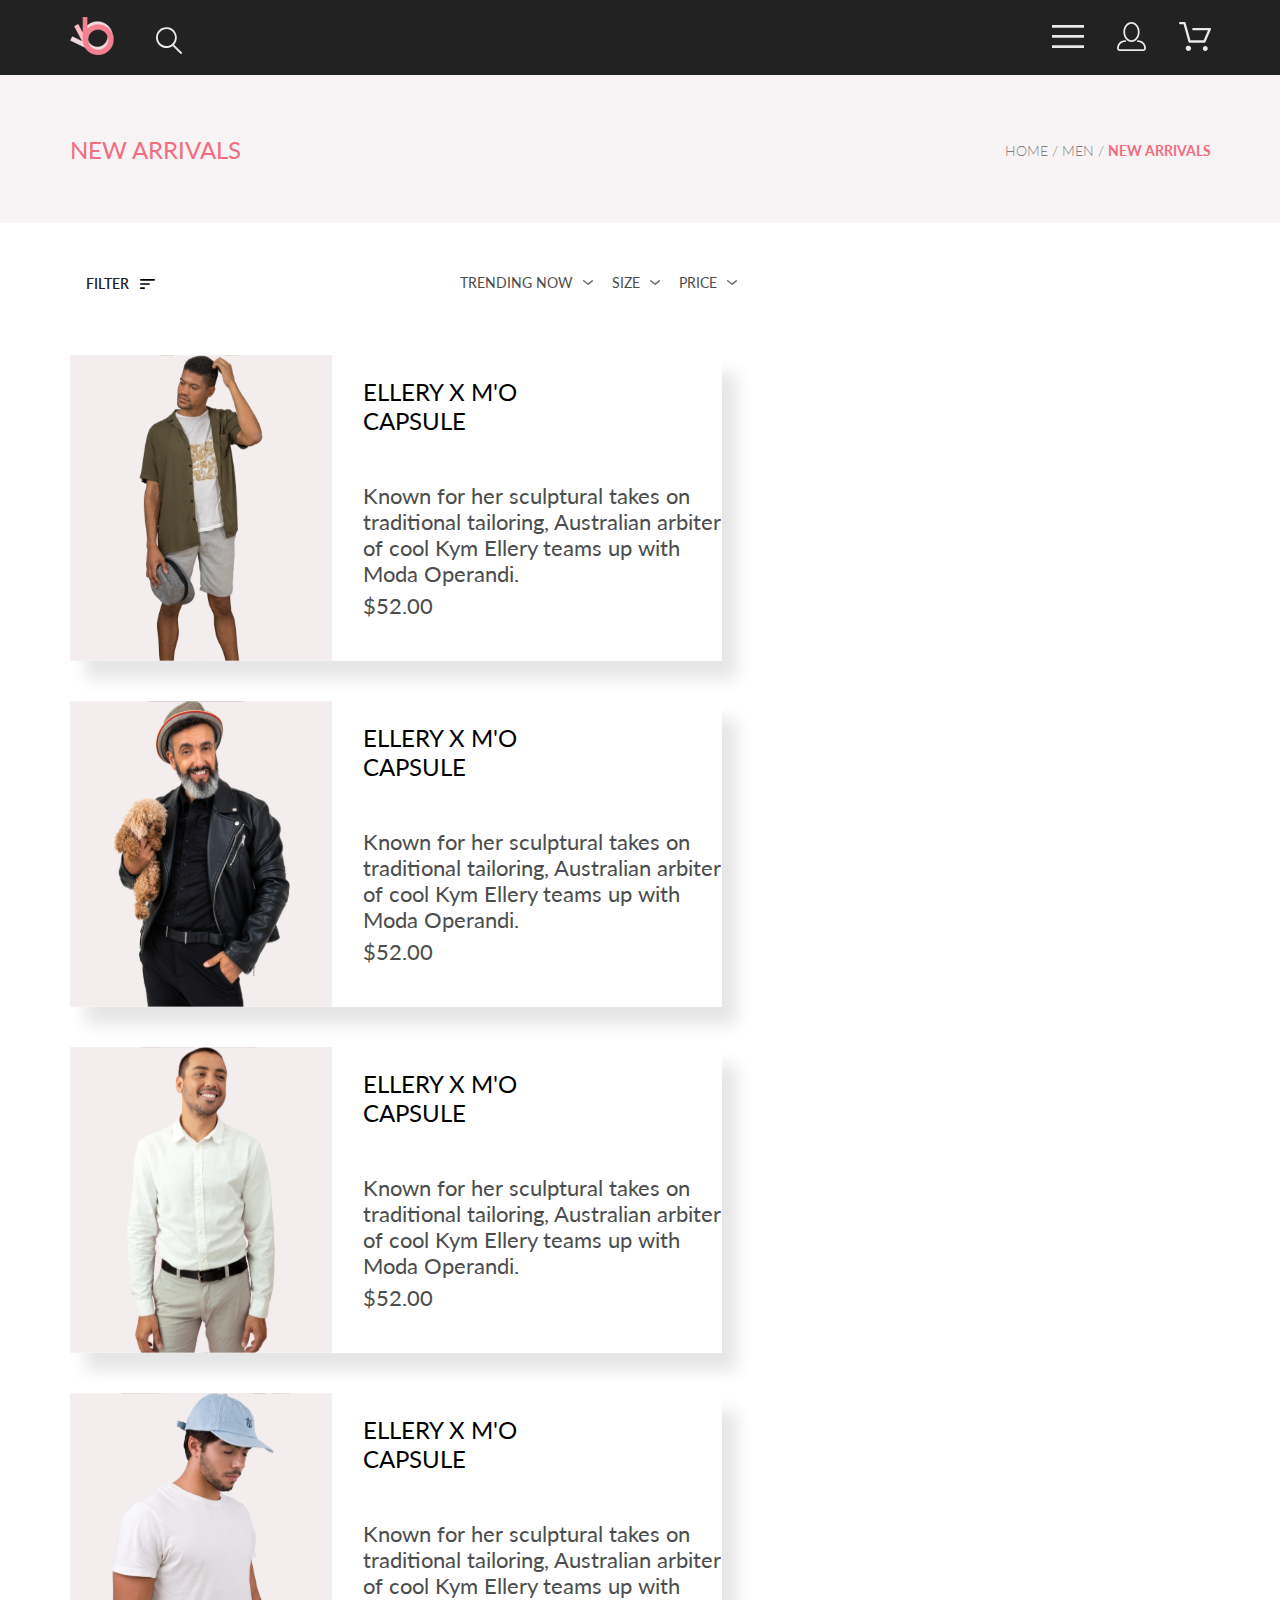
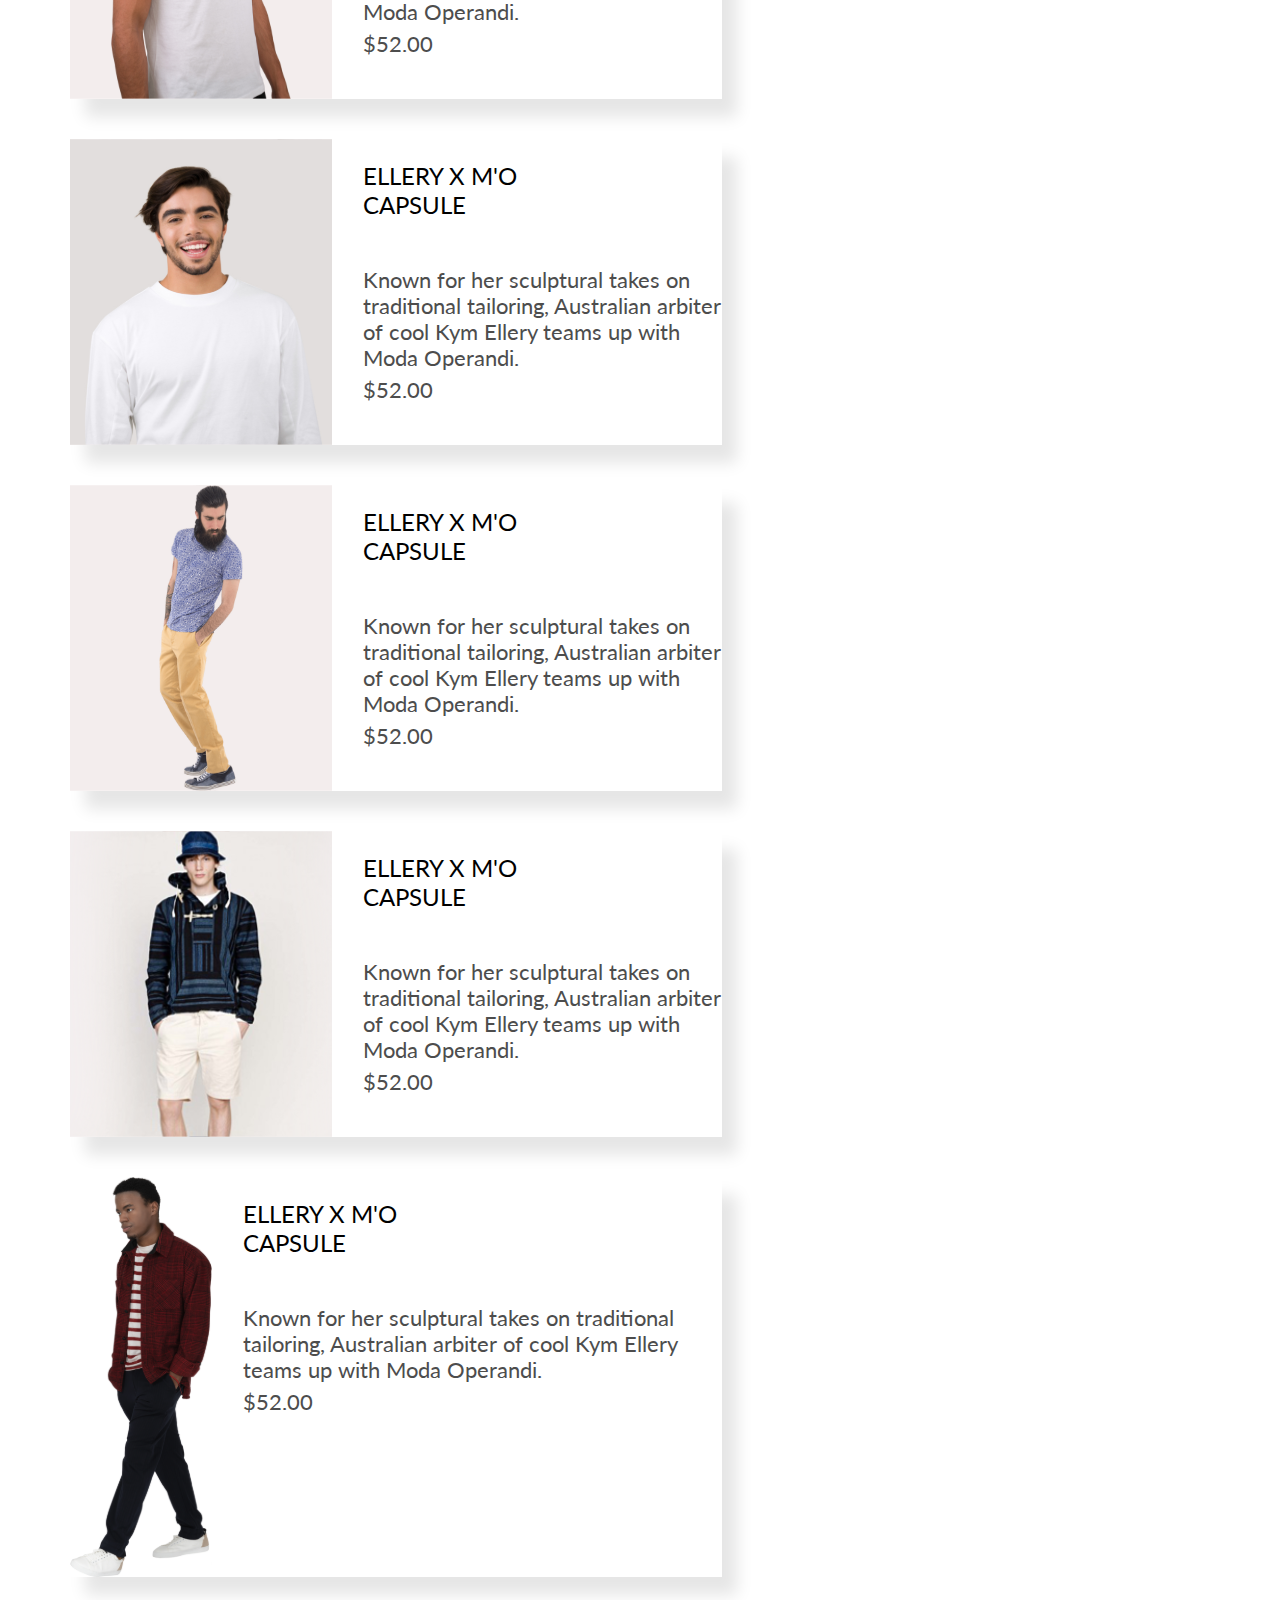
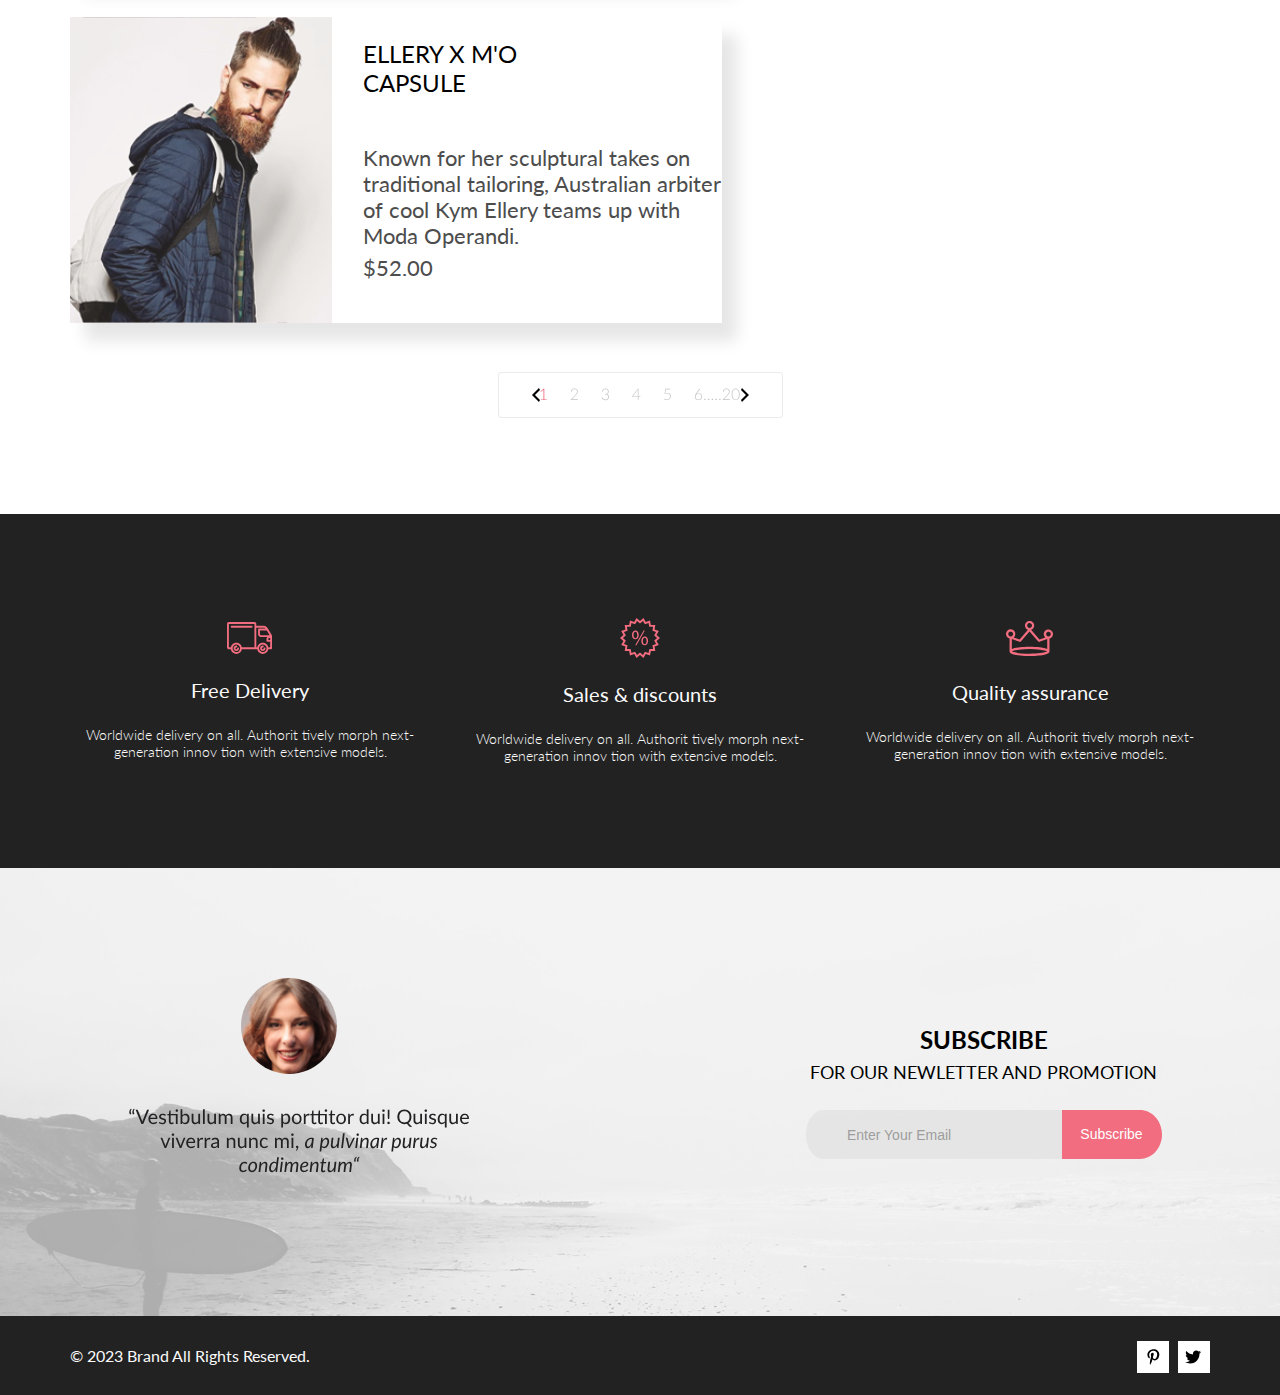
<file: newProject/index.html>
<!DOCTYPE html>
<html lang="en">

<head>
    <meta charset="UTF-8">
    <meta http-equiv="X-UA-Compatible" content="IE=edge">
    <meta name="viewport" content="width=device-width, initial-scale=1.0">
    <link href="https://fonts.googleapis.com/css2?family=Lato:wght@300;400;700;900&display=swap" rel="stylesheet">
    <link rel="stylesheet" href="style.css">
    <title>Document</title>
</head>

<body>
    <header class="header center">
        <div class="header__left">
            <a class="header_main" href="index.html"><img src="img/logo.png" alt="logo"></a>
            <a class="header_search" href="#"><img src="img/search.svg" alt="search"></a>
        </div>
        <nav class="header__right">
            <a class="header__link-site" href="menu.html"><img src="img/menu.svg" alt="menu"></a>
            <a class="header__link-site reg" href="registration.html"><img src="img/reg.svg" alt="reg"></a>
            <a class="header__link-site cart" href="cart.html"><img src="img/cart.svg" alt="cart"></a>
        </nav>
    </header>
    <div class="top_head center">
        <h2 class="top_head_heading">NEW ARRIVALS</h2>
        <nav class="top_head_breadcrumbs">
            <a href="#" class="top_head_breadcrumbs_link">HOME /</a>
            <a href="#" class="top_head_breadcrumbs_link">MEN /</a>
            <a href="#" class="top_head_breadcrumbs_link top_head_breadcrumbs_link_site">NEW ARRIVALS</a>
        </nav>
    </div>
    <div class="filter-sort center">
        <details class="filter">
            <summary class="filter__summary"><span class="filter__heading">FILTER</span><svg width="15" height="10"
                    viewBox="0 0 15 10" fill="none" xmlns="http://www.w3.org/2000/svg">
                    <path
                        d="M0.833333 10H4.16667C4.625 10 5 9.625 5 9.16667C5 8.70833 4.625 8.33333 4.16667 8.33333H0.833333C0.375 8.33333 0 8.70833 0 9.16667C0 9.625 0.375 10 0.833333 10ZM0 0.833333C0 1.29167 0.375 1.66667 0.833333 1.66667H14.1667C14.625 1.66667 15 1.29167 15 0.833333C15 0.375 14.625 0 14.1667 0H0.833333C0.375 0 0 0.375 0 0.833333ZM0.833333 5.83333H9.16667C9.625 5.83333 10 5.45833 10 5C10 4.54167 9.625 4.16667 9.16667 4.16667H0.833333C0.375 4.16667 0 4.54167 0 5C0 5.45833 0.375 5.83333 0.833333 5.83333Z"
                        fill="black" />
                </svg>
            </summary>
            <div class="filter__content">
                <details open class="filter__item">
                    <summary class="filter__head">CATEGORY</summary>
                    <div class="filter__link-box">
                        <a href="#" class="filter__link">Accessories</a>
                        <a href="#" class="filter__link">Bags</a>
                        <a href="#" class="filter__link">Denim</a>
                        <a href="#" class="filter__link">Hoodies & Sweatshirts</a>
                        <a href="#" class="filter__link">Jackets & Coats</a>
                        <a href="#" class="filter__link">Polos</a>
                        <a href="#" class="filter__link">Shirts</a>
                        <a href="#" class="filter__link">Shoes</a>
                        <a href="#" class="filter__link">Sweaters & Knits</a>
                        <a href="#" class="filter__link">T-Shirts</a>
                        <a href="#" class="filter__link">Tanks</a>
                    </div>

                </details>
                <details class="filter__item">
                    <summary class="filter__head">BRAND</summary>
                    <div class="filter__link-box">
                        <a href="#" class="filter__link">Accessories</a>
                        <a href="#" class="filter__link">Bags</a>
                        <a href="#" class="filter__link">Denim</a>
                        <a href="#" class="filter__link">Hoodies & Sweatshirts</a>
                        <a href="#" class="filter__link">Jackets & Coats</a>
                        <a href="#" class="filter__link">Polos</a>
                        <a href="#" class="filter__link">Shirts</a>
                        <a href="#" class="filter__link">Shoes</a>
                        <a href="#" class="filter__link">Sweaters & Knits</a>
                        <a href="#" class="filter__link">T-Shirts</a>
                        <a href="#" class="filter__link">Tanks</a>
                    </div>

                </details>
                <details class="filter__item">
                    <summary class="filter__head">DESIGNER</summary>
                    <div class="filter__link-box">
                        <a href="#" class="filter__link">Accessories</a>
                        <a href="#" class="filter__link">Bags</a>
                        <a href="#" class="filter__link">Denim</a>
                        <a href="#" class="filter__link">Hoodies & Sweatshirts</a>
                        <a href="#" class="filter__link">Jackets & Coats</a>
                        <a href="#" class="filter__link">Polos</a>
                        <a href="#" class="filter__link">Shirts</a>
                        <a href="#" class="filter__link">Shoes</a>
                        <a href="#" class="filter__link">Sweaters & Knits</a>
                        <a href="#" class="filter__link">T-Shirts</a>
                        <a href="#" class="filter__link">Tanks</a>
                    </div>
                </details>
            </div>
        </details>
        <div class="sort">
            <details class="sort__details">
                <summary class="sort__summary"><span class="sort__heading"> TRENDING NOW</span> <svg width="11"
                        height="6" viewBox="0 0 11 6" fill="none" xmlns="http://www.w3.org/2000/svg">
                        <path
                            d="M5.00214 5.00214C4.83521 5.00247 4.67343 4.94433 4.54488 4.83782L0.258102 1.2655C0.112196 1.14422 0.0204417 0.969958 0.00302325 0.781035C-0.0143952 0.592112 0.0439493 0.404007 0.165221 0.258101C0.286493 0.112196 0.460759 0.0204417 0.649682 0.00302327C0.838605 -0.0143952 1.02671 0.043949 1.17262 0.165221L5.00214 3.36602L8.83167 0.279536C8.90475 0.220188 8.98884 0.175869 9.0791 0.149125C9.16937 0.122382 9.26403 0.113741 9.35764 0.1237C9.45126 0.133659 9.54198 0.162021 9.6246 0.207156C9.70722 0.252292 9.7801 0.313311 9.83906 0.386705C9.90449 0.460167 9.95405 0.546351 9.98462 0.639855C10.0152 0.733359 10.0261 0.83217 10.0167 0.930097C10.0073 1.02802 9.97784 1.12296 9.93005 1.20895C9.88227 1.29494 9.81724 1.37013 9.73904 1.42982L5.45225 4.88068C5.32002 4.97036 5.16154 5.01312 5.00214 5.00214V5.00214Z"
                            fill="#6F6E6E" />
                    </svg>
                </summary>
            </details>
            <details class="sort__details">
                <summary class="sort__summary"><span class="sort__heading">SIZE</span> <svg width="11" height="6"
                        viewBox="0 0 11 6" fill="none" xmlns="http://www.w3.org/2000/svg">
                        <path
                            d="M5.00214 5.00214C4.83521 5.00247 4.67343 4.94433 4.54488 4.83782L0.258102 1.2655C0.112196 1.14422 0.0204417 0.969958 0.00302325 0.781035C-0.0143952 0.592112 0.0439493 0.404007 0.165221 0.258101C0.286493 0.112196 0.460759 0.0204417 0.649682 0.00302327C0.838605 -0.0143952 1.02671 0.043949 1.17262 0.165221L5.00214 3.36602L8.83167 0.279536C8.90475 0.220188 8.98884 0.175869 9.0791 0.149125C9.16937 0.122382 9.26403 0.113741 9.35764 0.1237C9.45126 0.133659 9.54198 0.162021 9.6246 0.207156C9.70722 0.252292 9.7801 0.313311 9.83906 0.386705C9.90449 0.460167 9.95405 0.546351 9.98462 0.639855C10.0152 0.733359 10.0261 0.83217 10.0167 0.930097C10.0073 1.02802 9.97784 1.12296 9.93005 1.20895C9.88227 1.29494 9.81724 1.37013 9.73904 1.42982L5.45225 4.88068C5.32002 4.97036 5.16154 5.01312 5.00214 5.00214V5.00214Z"
                            fill="#6F6E6E" />
                    </svg>
                </summary>
                <div class="sort__box">
                    <div class="sort__check">
                        <input id="sort__check1" type="checkbox"><label for="sort__check1">XS</label>
                    </div>
                    <div class="sort__check">
                        <input id="sort__check2" type="checkbox"><label for="sort__check2">S</label>
                    </div>
                    <div class="sort__check">
                        <input id="sort__check3" type="checkbox"><label for="sort__check3">M</label>
                    </div>
                    <div class="sort__check">
                        <input id="sort__check4" type="checkbox"><label for="sort__check4">L</label>
                    </div>
                </div>
            </details>
            <details class="sort__details">
                <summary class="sort__summary"><span class="sort__heading">PRICE</span> <svg width="11" height="6"
                        viewBox="0 0 11 6" fill="none" xmlns="http://www.w3.org/2000/svg">
                        <path
                            d="M5.00214 5.00214C4.83521 5.00247 4.67343 4.94433 4.54488 4.83782L0.258102 1.2655C0.112196 1.14422 0.0204417 0.969958 0.00302325 0.781035C-0.0143952 0.592112 0.0439493 0.404007 0.165221 0.258101C0.286493 0.112196 0.460759 0.0204417 0.649682 0.00302327C0.838605 -0.0143952 1.02671 0.043949 1.17262 0.165221L5.00214 3.36602L8.83167 0.279536C8.90475 0.220188 8.98884 0.175869 9.0791 0.149125C9.16937 0.122382 9.26403 0.113741 9.35764 0.1237C9.45126 0.133659 9.54198 0.162021 9.6246 0.207156C9.70722 0.252292 9.7801 0.313311 9.83906 0.386705C9.90449 0.460167 9.95405 0.546351 9.98462 0.639855C10.0152 0.733359 10.0261 0.83217 10.0167 0.930097C10.0073 1.02802 9.97784 1.12296 9.93005 1.20895C9.88227 1.29494 9.81724 1.37013 9.73904 1.42982L5.45225 4.88068C5.32002 4.97036 5.16154 5.01312 5.00214 5.00214V5.00214Z"
                            fill="#6F6E6E" />
                    </svg>
                </summary>
            </details>
        </div>
    </div>

    <main>


        <section class="product-box center">
            <div class="product-box__content">
                <div class="product">
                    <img class="product__img" src="img/prod1.svg" alt="">
                    <div class="product__content">
                        <a href="product.html" class="product__heading">ELLERY X M'O CAPSULE</a>
                        <p class="product__text">Known for her sculptural takes on traditional tailoring, Australian
                            arbiter
                            of cool Kym Ellery teams up with Moda Operandi.</p>
                        <p class="product__price">$52.00</p>
                    </div>
                </div>
                <div class="product product2">
                    <img class="product2__img" src="img/prod2.svg" alt="">
                    <div class="product__content">
                        <a href="product.html" class="product__heading">ELLERY X M'O CAPSULE</a>
                        <p class="product__text">Known for her sculptural takes on traditional tailoring, Australian
                            arbiter
                            of cool Kym Ellery teams up with Moda Operandi.</p>
                        <p class="product__price">$52.00</p>
                    </div>
                </div>
                <div class="product">
                    <img class="product__img" src="img/prod3.svg" alt="">
                    <div class="product__content">
                        <a href="product.html" class="product__heading">ELLERY X M'O CAPSULE</a>
                        <p class="product__text">Known for her sculptural takes on traditional tailoring, Australian
                            arbiter
                            of cool Kym Ellery teams up with Moda Operandi.</p>
                        <p class="product__price">$52.00</p>
                    </div>
                </div>
                <div class="product">
                    <img class="product__img" src="img/prod4.svg" alt="">
                    <div class="product__content">
                        <a href="product.html" class="product__heading">ELLERY X M'O CAPSULE</a>
                        <p class="product__text">Known for her sculptural takes on traditional tailoring, Australian
                            arbiter
                            of cool Kym Ellery teams up with Moda Operandi.</p>
                        <p class="product__price">$52.00</p>
                    </div>
                </div>
                <div class="product">
                    <img class="product__img" src="img/prod5.svg" alt="">
                    <div class="product__content">
                        <a href="product.html" class="product__heading">ELLERY X M'O CAPSULE</a>
                        <p class="product__text">Known for her sculptural takes on traditional tailoring, Australian
                            arbiter
                            of cool Kym Ellery teams up with Moda Operandi.</p>
                        <p class="product__price">$52.00</p>
                    </div>
                </div>
                <div class="product">
                    <img class="product__img" src="img/prod6.svg" alt="">
                    <div class="product__content">
                        <a href="product.html" class="product__heading">ELLERY X M'O CAPSULE</a>
                        <p class="product__text">Known for her sculptural takes on traditional tailoring, Australian
                            arbiter
                            of cool Kym Ellery teams up with Moda Operandi.</p>
                        <p class="product__price">$52.00</p>
                    </div>
                </div>
                <div class="product">
                    <img class="product__img" src="img/prod7.svg" alt="">
                    <div class="product__content">
                        <a href="product.html" class="product__heading">ELLERY X M'O CAPSULE</a>
                        <p class="product__text">Known for her sculptural takes on traditional tailoring, Australian
                            arbiter
                            of cool Kym Ellery teams up with Moda Operandi.</p>
                        <p class="product__price">$52.00</p>
                    </div>
                </div>
                <div class="product">
                    <img class="product__img" src="img/prod8.svg" alt="">
                    <div class="product__content">
                        <a href="product.html" class="product__heading">ELLERY X M'O CAPSULE</a>
                        <p class="product__text">Known for her sculptural takes on traditional tailoring, Australian
                            arbiter
                            of cool Kym Ellery teams up with Moda Operandi.</p>
                        <p class="product__price">$52.00</p>
                    </div>
                </div>
                <div class="product">
                    <img class="product__img" src="img/prod9.svg" alt="">
                    <div class="product__content">
                        <a href="product.html" class="product__heading">ELLERY X M'O CAPSULE</a>
                        <p class="product__text">Known for her sculptural takes on traditional tailoring, Australian
                            arbiter
                            of cool Kym Ellery teams up with Moda Operandi.</p>
                        <p class="product__price">$52.00</p>
                    </div>
                </div>
            </div>
        </section>

        <div class="scroll__wrapper">
            <nav class="scroll">
                <svg width="9" height="14" viewBox="0 0 9 14" fill="none"
                    xmlns="http://www.w3.org/2000/svg">
                    <path d="M8.99512 2L3.99512 7L8.99512 12L7.99512 14L0.995117 7L7.99512 0L8.99512 2Z" fill="black" />
                </svg>

                <svg width="200" height="13" viewBox="0 0 200 13" fill="none"
                    xmlns="http://www.w3.org/2000/svg">
                    <path
                        d="M6.76238 11.408V12H0.922377V11.408H3.52238V2.224C3.52238 2.04267 3.53038 1.85067 3.54638 1.648L1.05038 3.864C0.97571 3.928 0.901044 3.952 0.826377 3.936C0.75171 3.92 0.693044 3.888 0.650377 3.84L0.418377 3.52L3.69038 0.631999H4.29038V11.408H6.76238Z"
                        fill="#EF5B70" />
                    <path
                        d="M37.7384 11.28C37.8237 11.28 37.8904 11.3067 37.9384 11.36C37.9864 11.408 38.0104 11.472 38.0104 11.552V12H30.7064V11.728C30.7064 11.6693 30.7197 11.6107 30.7464 11.552C30.7784 11.488 30.8184 11.4347 30.8664 11.392L34.7304 7.48C35.0504 7.15467 35.3464 6.84 35.6184 6.536C35.8904 6.232 36.125 5.92533 36.3224 5.616C36.525 5.30667 36.6824 4.98933 36.7944 4.664C36.9064 4.33867 36.9624 3.992 36.9624 3.624C36.9624 3.208 36.893 2.848 36.7544 2.544C36.6157 2.23467 36.4317 1.98133 36.2024 1.784C35.973 1.58667 35.7064 1.44 35.4024 1.344C35.0984 1.248 34.7837 1.2 34.4584 1.2C34.101 1.2 33.7704 1.256 33.4664 1.368C33.1677 1.47467 32.901 1.62667 32.6664 1.824C32.437 2.016 32.245 2.248 32.0904 2.52C31.941 2.78667 31.837 3.08 31.7784 3.4C31.741 3.51733 31.6904 3.59467 31.6264 3.632C31.5677 3.66933 31.485 3.68267 31.3784 3.672L30.9864 3.608C31.0557 3.12267 31.189 2.69067 31.3864 2.312C31.5837 1.93333 31.8344 1.61333 32.1384 1.352C32.4424 1.09067 32.7944 0.893332 33.1944 0.759999C33.5944 0.621332 34.0264 0.551999 34.4904 0.551999C34.9224 0.551999 35.333 0.615999 35.7224 0.743999C36.117 0.866666 36.4637 1.056 36.7624 1.312C37.0664 1.56267 37.3064 1.88 37.4824 2.264C37.6584 2.64267 37.7464 3.088 37.7464 3.6C37.7464 4.02667 37.6797 4.424 37.5464 4.792C37.4184 5.15467 37.2424 5.504 37.0184 5.84C36.7944 6.176 36.533 6.504 36.2344 6.824C35.941 7.13867 35.6317 7.46133 35.3064 7.792L31.7624 11.408C31.933 11.3653 32.109 11.3333 32.2904 11.312C32.477 11.2907 32.6637 11.28 32.8504 11.28H37.7384ZM62.0344 3.608C62.1037 3.12267 62.237 2.69067 62.4344 2.312C62.6317 1.93333 62.8824 1.61333 63.1864 1.352C63.4904 1.09067 63.8424 0.893332 64.2424 0.759999C64.6424 0.621332 65.0744 0.551999 65.5384 0.551999C65.9704 0.551999 66.3784 0.613332 66.7624 0.735999C67.1464 0.853333 67.4824 1.032 67.7704 1.272C68.0637 1.512 68.293 1.81067 68.4584 2.168C68.629 2.52533 68.7144 2.93867 68.7144 3.408C68.7144 3.776 68.6584 4.10933 68.5464 4.408C68.4344 4.70133 68.277 4.96 68.0744 5.184C67.877 5.408 67.6424 5.59733 67.3704 5.752C67.0984 5.90133 66.8024 6.016 66.4824 6.096C67.3144 6.25067 67.941 6.57333 68.3624 7.064C68.789 7.54933 69.0024 8.15733 69.0024 8.888C69.0024 9.352 68.909 9.784 68.7224 10.184C68.5357 10.5787 68.2797 10.92 67.9544 11.208C67.629 11.496 67.245 11.7227 66.8024 11.888C66.3597 12.048 65.8797 12.128 65.3624 12.128C64.717 12.128 64.1784 12.0427 63.7464 11.872C63.3197 11.696 62.9677 11.4693 62.6904 11.192C62.413 10.9147 62.197 10.6053 62.0424 10.264C61.8877 9.91733 61.7624 9.57333 61.6664 9.232L61.9704 9.104C62.0557 9.06667 62.1437 9.056 62.2344 9.072C62.3304 9.088 62.3997 9.14933 62.4424 9.256C62.469 9.32 62.5037 9.42133 62.5464 9.56C62.5944 9.69333 62.661 9.84267 62.7464 10.008C62.8317 10.1733 62.941 10.344 63.0744 10.52C63.213 10.6907 63.3837 10.848 63.5864 10.992C63.7944 11.136 64.0424 11.2533 64.3304 11.344C64.6184 11.4347 64.9597 11.48 65.3544 11.48C65.8344 11.48 66.253 11.4 66.6104 11.24C66.973 11.08 67.2744 10.8773 67.5144 10.632C67.7597 10.3813 67.941 10.104 68.0584 9.8C68.181 9.49067 68.2424 9.192 68.2424 8.904C68.2424 8.55733 68.1864 8.23467 68.0744 7.936C67.9677 7.63733 67.7864 7.38133 67.5304 7.168C67.2744 6.94933 66.9357 6.77867 66.5144 6.656C66.0984 6.528 65.5837 6.464 64.9704 6.464V5.912C65.461 5.90133 65.893 5.83733 66.2664 5.72C66.6397 5.59733 66.9517 5.432 67.2024 5.224C67.453 5.016 67.6424 4.768 67.7704 4.48C67.8984 4.192 67.9624 3.87467 67.9624 3.528C67.9624 3.128 67.8957 2.78133 67.7624 2.488C67.629 2.19467 67.4504 1.952 67.2264 1.76C67.0024 1.568 66.741 1.42667 66.4424 1.336C66.1437 1.24533 65.8317 1.2 65.5064 1.2C65.149 1.2 64.8184 1.256 64.5144 1.368C64.2104 1.47467 63.941 1.62667 63.7064 1.824C63.477 2.016 63.285 2.248 63.1304 2.52C62.9757 2.78667 62.869 3.08 62.8104 3.4C62.7784 3.51733 62.733 3.59467 62.6744 3.632C62.6157 3.66933 62.533 3.68267 62.4264 3.672L62.0344 3.608ZM97.8104 8.144V2.216C97.8104 2.12533 97.813 2.02667 97.8184 1.92C97.829 1.81333 97.8397 1.704 97.8504 1.592L92.9544 8.144H97.8104ZM100.554 8.144V8.56C100.554 8.61867 100.536 8.66667 100.498 8.704C100.466 8.736 100.413 8.752 100.338 8.752H98.4824V12H97.8104V8.752H92.4584C92.3784 8.752 92.317 8.736 92.2744 8.704C92.2317 8.66667 92.2024 8.61867 92.1864 8.56L92.1144 8.184L97.8024 0.664H98.4824V8.144H100.554ZM125.266 5.16C125.624 5.06933 125.96 5.00533 126.274 4.968C126.594 4.92533 126.898 4.904 127.186 4.904C127.778 4.904 128.298 4.98933 128.746 5.16C129.194 5.32533 129.568 5.56 129.866 5.864C130.17 6.16267 130.397 6.52 130.546 6.936C130.701 7.352 130.778 7.80533 130.778 8.296C130.778 8.89333 130.674 9.42933 130.466 9.904C130.264 10.3733 129.984 10.7733 129.626 11.104C129.269 11.4347 128.853 11.688 128.378 11.864C127.904 12.04 127.4 12.128 126.866 12.128C126.557 12.128 126.258 12.0987 125.97 12.04C125.688 11.9867 125.421 11.9147 125.17 11.824C124.925 11.728 124.696 11.6187 124.482 11.496C124.274 11.3733 124.09 11.248 123.93 11.12L124.162 10.808C124.21 10.728 124.285 10.688 124.386 10.688C124.456 10.688 124.554 10.728 124.682 10.808C124.816 10.888 124.984 10.976 125.186 11.072C125.394 11.168 125.64 11.256 125.922 11.336C126.205 11.416 126.533 11.456 126.906 11.456C127.344 11.456 127.752 11.3867 128.13 11.248C128.509 11.104 128.837 10.8987 129.114 10.632C129.392 10.3653 129.608 10.0373 129.762 9.648C129.922 9.25333 130.002 8.808 130.002 8.312C130.002 7.90667 129.941 7.53333 129.818 7.192C129.701 6.85067 129.52 6.56 129.274 6.32C129.034 6.07467 128.728 5.88533 128.354 5.752C127.986 5.61333 127.552 5.544 127.05 5.544C126.746 5.544 126.424 5.568 126.082 5.616C125.741 5.664 125.378 5.74133 124.994 5.848L124.506 5.696L125.386 0.679999H130.482V1.008C130.482 1.11467 130.445 1.20533 130.37 1.28C130.301 1.34933 130.189 1.384 130.034 1.384H125.938L125.266 5.16ZM158.418 11.496C158.877 11.496 159.29 11.424 159.658 11.28C160.026 11.136 160.338 10.9387 160.594 10.688C160.856 10.432 161.056 10.1307 161.194 9.784C161.333 9.432 161.402 9.05067 161.402 8.64C161.402 8.208 161.333 7.81867 161.194 7.472C161.061 7.12 160.869 6.824 160.618 6.584C160.373 6.33867 160.08 6.152 159.738 6.024C159.397 5.89067 159.018 5.824 158.602 5.824C158.133 5.824 157.712 5.90667 157.338 6.072C156.97 6.232 156.658 6.44267 156.402 6.704C156.146 6.96 155.952 7.25333 155.818 7.584C155.685 7.91467 155.618 8.248 155.618 8.584C155.618 9.00533 155.682 9.39467 155.81 9.752C155.944 10.1093 156.13 10.4187 156.37 10.68C156.61 10.936 156.904 11.136 157.25 11.28C157.597 11.424 157.986 11.496 158.418 11.496ZM157.106 5.088C156.941 5.30667 156.789 5.512 156.65 5.704C156.512 5.896 156.386 6.08533 156.274 6.272C156.589 5.94667 156.962 5.69333 157.394 5.512C157.826 5.32533 158.298 5.232 158.81 5.232C159.296 5.232 159.744 5.312 160.154 5.472C160.565 5.632 160.917 5.85867 161.21 6.152C161.509 6.44 161.741 6.792 161.906 7.208C162.077 7.61867 162.162 8.08 162.162 8.592C162.162 9.104 162.069 9.576 161.882 10.008C161.701 10.44 161.445 10.8133 161.114 11.128C160.789 11.4427 160.397 11.688 159.938 11.864C159.48 12.04 158.976 12.128 158.426 12.128C157.898 12.128 157.416 12.0427 156.978 11.872C156.541 11.7013 156.165 11.456 155.85 11.136C155.541 10.816 155.301 10.4267 155.13 9.968C154.96 9.504 154.874 8.98133 154.874 8.4C154.874 7.95733 154.986 7.45867 155.21 6.904C155.434 6.344 155.802 5.71733 156.314 5.024L159.402 0.863999C159.493 0.741333 159.629 0.679999 159.81 0.679999H160.482L157.106 5.088ZM164.196 11.384C164.196 11.2827 164.214 11.1867 164.252 11.096C164.289 11.0053 164.34 10.928 164.404 10.864C164.473 10.7947 164.55 10.7413 164.636 10.704C164.726 10.6613 164.825 10.64 164.932 10.64C165.033 10.64 165.129 10.6613 165.22 10.704C165.31 10.7413 165.388 10.7947 165.452 10.864C165.521 10.928 165.574 11.0053 165.612 11.096C165.654 11.1867 165.676 11.2827 165.676 11.384C165.676 11.4907 165.654 11.5893 165.612 11.68C165.574 11.7653 165.521 11.8427 165.452 11.912C165.388 11.976 165.31 12.0267 165.22 12.064C165.129 12.1013 165.033 12.12 164.932 12.12C164.724 12.12 164.548 12.0507 164.404 11.912C164.265 11.768 164.196 11.592 164.196 11.384ZM167.93 11.384C167.93 11.2827 167.949 11.1867 167.986 11.096C168.023 11.0053 168.074 10.928 168.138 10.864C168.207 10.7947 168.285 10.7413 168.37 10.704C168.461 10.6613 168.559 10.64 168.666 10.64C168.767 10.64 168.863 10.6613 168.954 10.704C169.045 10.7413 169.122 10.7947 169.186 10.864C169.255 10.928 169.309 11.0053 169.346 11.096C169.389 11.1867 169.41 11.2827 169.41 11.384C169.41 11.4907 169.389 11.5893 169.346 11.68C169.309 11.7653 169.255 11.8427 169.186 11.912C169.122 11.976 169.045 12.0267 168.954 12.064C168.863 12.1013 168.767 12.12 168.666 12.12C168.458 12.12 168.282 12.0507 168.138 11.912C167.999 11.768 167.93 11.592 167.93 11.384ZM171.664 11.384C171.664 11.2827 171.683 11.1867 171.72 11.096C171.758 11.0053 171.808 10.928 171.872 10.864C171.942 10.7947 172.019 10.7413 172.104 10.704C172.195 10.6613 172.294 10.64 172.4 10.64C172.502 10.64 172.598 10.6613 172.688 10.704C172.779 10.7413 172.856 10.7947 172.92 10.864C172.99 10.928 173.043 11.0053 173.08 11.096C173.123 11.1867 173.144 11.2827 173.144 11.384C173.144 11.4907 173.123 11.5893 173.08 11.68C173.043 11.7653 172.99 11.8427 172.92 11.912C172.856 11.976 172.779 12.0267 172.688 12.064C172.598 12.1013 172.502 12.12 172.4 12.12C172.192 12.12 172.016 12.0507 171.872 11.912C171.734 11.768 171.664 11.592 171.664 11.384ZM175.399 11.384C175.399 11.2827 175.417 11.1867 175.455 11.096C175.492 11.0053 175.543 10.928 175.607 10.864C175.676 10.7947 175.753 10.7413 175.839 10.704C175.929 10.6613 176.028 10.64 176.135 10.64C176.236 10.64 176.332 10.6613 176.423 10.704C176.513 10.7413 176.591 10.7947 176.655 10.864C176.724 10.928 176.777 11.0053 176.815 11.096C176.857 11.1867 176.879 11.2827 176.879 11.384C176.879 11.4907 176.857 11.5893 176.815 11.68C176.777 11.7653 176.724 11.8427 176.655 11.912C176.591 11.976 176.513 12.0267 176.423 12.064C176.332 12.1013 176.236 12.12 176.135 12.12C175.927 12.12 175.751 12.0507 175.607 11.912C175.468 11.768 175.399 11.592 175.399 11.384ZM179.133 11.384C179.133 11.2827 179.152 11.1867 179.189 11.096C179.226 11.0053 179.277 10.928 179.341 10.864C179.41 10.7947 179.488 10.7413 179.573 10.704C179.664 10.6613 179.762 10.64 179.869 10.64C179.97 10.64 180.066 10.6613 180.157 10.704C180.248 10.7413 180.325 10.7947 180.389 10.864C180.458 10.928 180.512 11.0053 180.549 11.096C180.592 11.1867 180.613 11.2827 180.613 11.384C180.613 11.4907 180.592 11.5893 180.549 11.68C180.512 11.7653 180.458 11.8427 180.389 11.912C180.325 11.976 180.248 12.0267 180.157 12.064C180.066 12.1013 179.97 12.12 179.869 12.12C179.661 12.12 179.485 12.0507 179.341 11.912C179.202 11.768 179.133 11.592 179.133 11.384ZM189.692 11.28C189.777 11.28 189.844 11.3067 189.892 11.36C189.94 11.408 189.964 11.472 189.964 11.552V12H182.66V11.728C182.66 11.6693 182.673 11.6107 182.7 11.552C182.732 11.488 182.772 11.4347 182.82 11.392L186.684 7.48C187.004 7.15467 187.3 6.84 187.572 6.536C187.844 6.232 188.078 5.92533 188.276 5.616C188.478 5.30667 188.636 4.98933 188.748 4.664C188.86 4.33867 188.916 3.992 188.916 3.624C188.916 3.208 188.846 2.848 188.708 2.544C188.569 2.23467 188.385 1.98133 188.156 1.784C187.926 1.58667 187.66 1.44 187.356 1.344C187.052 1.248 186.737 1.2 186.412 1.2C186.054 1.2 185.724 1.256 185.42 1.368C185.121 1.47467 184.854 1.62667 184.62 1.824C184.39 2.016 184.198 2.248 184.044 2.52C183.894 2.78667 183.79 3.08 183.732 3.4C183.694 3.51733 183.644 3.59467 183.58 3.632C183.521 3.66933 183.438 3.68267 183.332 3.672L182.94 3.608C183.009 3.12267 183.142 2.69067 183.34 2.312C183.537 1.93333 183.788 1.61333 184.092 1.352C184.396 1.09067 184.748 0.893332 185.148 0.759999C185.548 0.621332 185.98 0.551999 186.444 0.551999C186.876 0.551999 187.286 0.615999 187.676 0.743999C188.07 0.866666 188.417 1.056 188.716 1.312C189.02 1.56267 189.26 1.88 189.436 2.264C189.612 2.64267 189.7 3.088 189.7 3.6C189.7 4.02667 189.633 4.424 189.5 4.792C189.372 5.15467 189.196 5.504 188.972 5.84C188.748 6.176 188.486 6.504 188.188 6.824C187.894 7.13867 187.585 7.46133 187.26 7.792L183.716 11.408C183.886 11.3653 184.062 11.3333 184.244 11.312C184.43 11.2907 184.617 11.28 184.804 11.28H189.692ZM199.717 6.336C199.717 7.328 199.61 8.18667 199.397 8.912C199.183 9.63733 198.893 10.2373 198.525 10.712C198.157 11.1867 197.725 11.5413 197.229 11.776C196.738 12.0053 196.213 12.12 195.653 12.12C195.093 12.12 194.567 12.0053 194.077 11.776C193.586 11.5413 193.157 11.1867 192.789 10.712C192.421 10.2373 192.13 9.63733 191.917 8.912C191.709 8.18667 191.605 7.328 191.605 6.336C191.605 5.344 191.709 4.48533 191.917 3.76C192.13 3.03467 192.421 2.43467 192.789 1.96C193.157 1.48533 193.586 1.13333 194.077 0.903999C194.567 0.669333 195.093 0.551999 195.653 0.551999C196.213 0.551999 196.738 0.669333 197.229 0.903999C197.725 1.13333 198.157 1.48533 198.525 1.96C198.893 2.43467 199.183 3.03467 199.397 3.76C199.61 4.48533 199.717 5.344 199.717 6.336ZM198.917 6.336C198.917 5.41867 198.829 4.63467 198.653 3.984C198.477 3.33333 198.239 2.80267 197.941 2.392C197.647 1.976 197.301 1.672 196.901 1.48C196.506 1.288 196.09 1.192 195.653 1.192C195.215 1.192 194.799 1.288 194.405 1.48C194.01 1.672 193.663 1.976 193.365 2.392C193.066 2.80267 192.829 3.33333 192.653 3.984C192.477 4.63467 192.389 5.41867 192.389 6.336C192.389 7.25867 192.477 8.04533 192.653 8.696C192.829 9.34133 193.066 9.872 193.365 10.288C193.663 10.6987 194.01 11 194.405 11.192C194.799 11.3787 195.215 11.472 195.653 11.472C196.09 11.472 196.506 11.3787 196.901 11.192C197.301 11 197.647 10.6987 197.941 10.288C198.239 9.872 198.477 9.34133 198.653 8.696C198.829 8.04533 198.917 7.25867 198.917 6.336Z"
                        fill="#C4C4C4" />
                </svg>

                <svg width="9" height="14" viewBox="0 0 9 14" fill="none"
                    xmlns="http://www.w3.org/2000/svg">
                    <path d="M0.994995 12L5.995 7L0.994995 2L1.995 0L8.995 7L1.995 14L0.994995 12Z" fill="black" />
                </svg>

            </nav>
        </div>


    </main>
    <section class="advantages">
        <article class="advantages__item">
            <img class="advantages__img" src="img/Delivery.svg" alt="">
            <h3 class="advantages__heading">Free Delivery</h3>
            <p class="advantages__text">
                Worldwide delivery on all. Authorit tively morph next-generation innov tion with extensive models.
            </p>
        </article>
        <article class="advantages__item">
            <img class="advantages__img" src="img/Sales.svg" alt="">
            <h3 class="advantages__heading">Sales & discounts</h3>
            <p class="advantages__text">
                Worldwide delivery on all. Authorit tively morph next-generation innov tion with extensive models.
            </p>
        </article>
        <article class="advantages__item">
            <img class="advantages__img" src="img/Quality.svg" alt="">
            <h3 class="advantages__heading">Quality assurance</h3>
            <p class="advantages__text">
                Worldwide delivery on all. Authorit tively morph next-generation innov tion with extensive models.
            </p>
        </article>
    </section>
    <footer>
        <div class="wrapper">
            <section class="subscribe center">
                <div class="subscribe__info">
                    <a href="#"><img class="woman" src="img/sub_info.svg" alt="logo"></a>
                </div>
                <div class="subscribe__registration">
                    <h2 class="subscribe__heading">SUBSCRIBE</h2>
                    <p class="subscribe__text">FOR OUR NEWLETTER AND PROMOTION</p>
                    <form class="subscribe__regi" action="#">
                        <input class="subscribe__email_place" placeholder="     Enter Your Email" type="email"><br>

                        <button class="subscribe__button">Subscribe
                        </button>
                    </form>
                </div>
            </section>
        </div>
        <div class="footer center">
            <p class="footer__text">&copy; 2023 Brand All Rights Reserved.</p>
            <div class="footer__icons">
                <a class="footer__icons__link" href="#"><svg width="13" height="16" viewBox="0 0 13 16" fill="none"
                        xmlns="http://www.w3.org/2000/svg">
                        <path
                            d="M6.7402 0.203125C3.55552 0.203125 0.408081 2.34063 0.408081 5.8C0.408081 8 1.63726 9.25 2.38221 9.25C2.68951 9.25 2.86643 8.3875 2.86643 8.14375C2.86643 7.85313 2.13079 7.23438 2.13079 6.025C2.13079 3.5125 4.03043 1.73125 6.48878 1.73125C8.60259 1.73125 10.167 2.94062 10.167 5.1625C10.167 6.82187 9.50585 9.93437 7.3641 9.93437C6.59121 9.93437 5.93006 9.37187 5.93006 8.56563C5.93006 7.38438 6.74951 6.24062 6.74951 5.02187C6.74951 2.95312 3.83487 3.32812 3.83487 5.82812C3.83487 6.35313 3.90006 6.93437 4.13286 7.4125C3.70451 9.26875 2.82919 12.0344 2.82919 13.9469C2.82919 14.5375 2.91299 15.1188 2.96886 15.7094C3.0744 15.8281 3.02163 15.8156 3.18304 15.7563C4.74744 13.6 4.69157 13.1781 5.39928 10.3562C5.78107 11.0875 6.76814 11.4812 7.55034 11.4812C10.8468 11.4812 12.3274 8.24688 12.3274 5.33125C12.3274 2.22813 9.66415 0.203125 6.7402 0.203125Z"
                            fill="black" />
                    </svg>
                </a>
                <a class="footer__icons__link" href="#"><svg width="17" height="14" viewBox="0 0 17 14" fill="none"
                        xmlns="http://www.w3.org/2000/svg">
                        <path
                            d="M14.4181 3.74107C14.4281 3.88319 14.4281 4.02535 14.4281 4.16747C14.4281 8.50247 11.1509 13.4974 5.16096 13.4974C3.31558 13.4974 1.60132 12.9593 0.159302 12.0253C0.421495 12.0558 0.673569 12.0659 0.94585 12.0659C2.46851 12.0659 3.8702 11.5482 4.98953 10.6649C3.5576 10.6345 2.3576 9.69032 1.94415 8.39081C2.14585 8.42125 2.34751 8.44156 2.5593 8.44156C2.85172 8.44156 3.14418 8.40094 3.41643 8.32991C1.92401 8.02531 0.80465 6.70553 0.80465 5.11163V5.07103C1.23825 5.31469 1.74249 5.46697 2.2769 5.48725C1.39959 4.89841 0.824826 3.89335 0.824826 2.75628C0.824826 2.14716 0.98614 1.58878 1.26851 1.10147C2.87187 3.09131 5.28195 4.39078 7.98443 4.53294C7.93403 4.28928 7.90376 4.0355 7.90376 3.78169C7.90376 1.97457 9.35586 0.502502 11.1609 0.502502C12.0987 0.502502 12.9457 0.89844 13.5407 1.53803C14.2768 1.39591 14.9827 1.12178 15.6079 0.746159C15.3659 1.5076 14.8516 2.14719 14.176 2.55325C14.8315 2.48222 15.4668 2.29944 16.0516 2.04566C15.608 2.69538 15.0533 3.27403 14.4181 3.74107Z"
                            fill="black" />
                    </svg>
                </a>
            </div>
        </div>
    </footer>
</body>

</html>
</file>
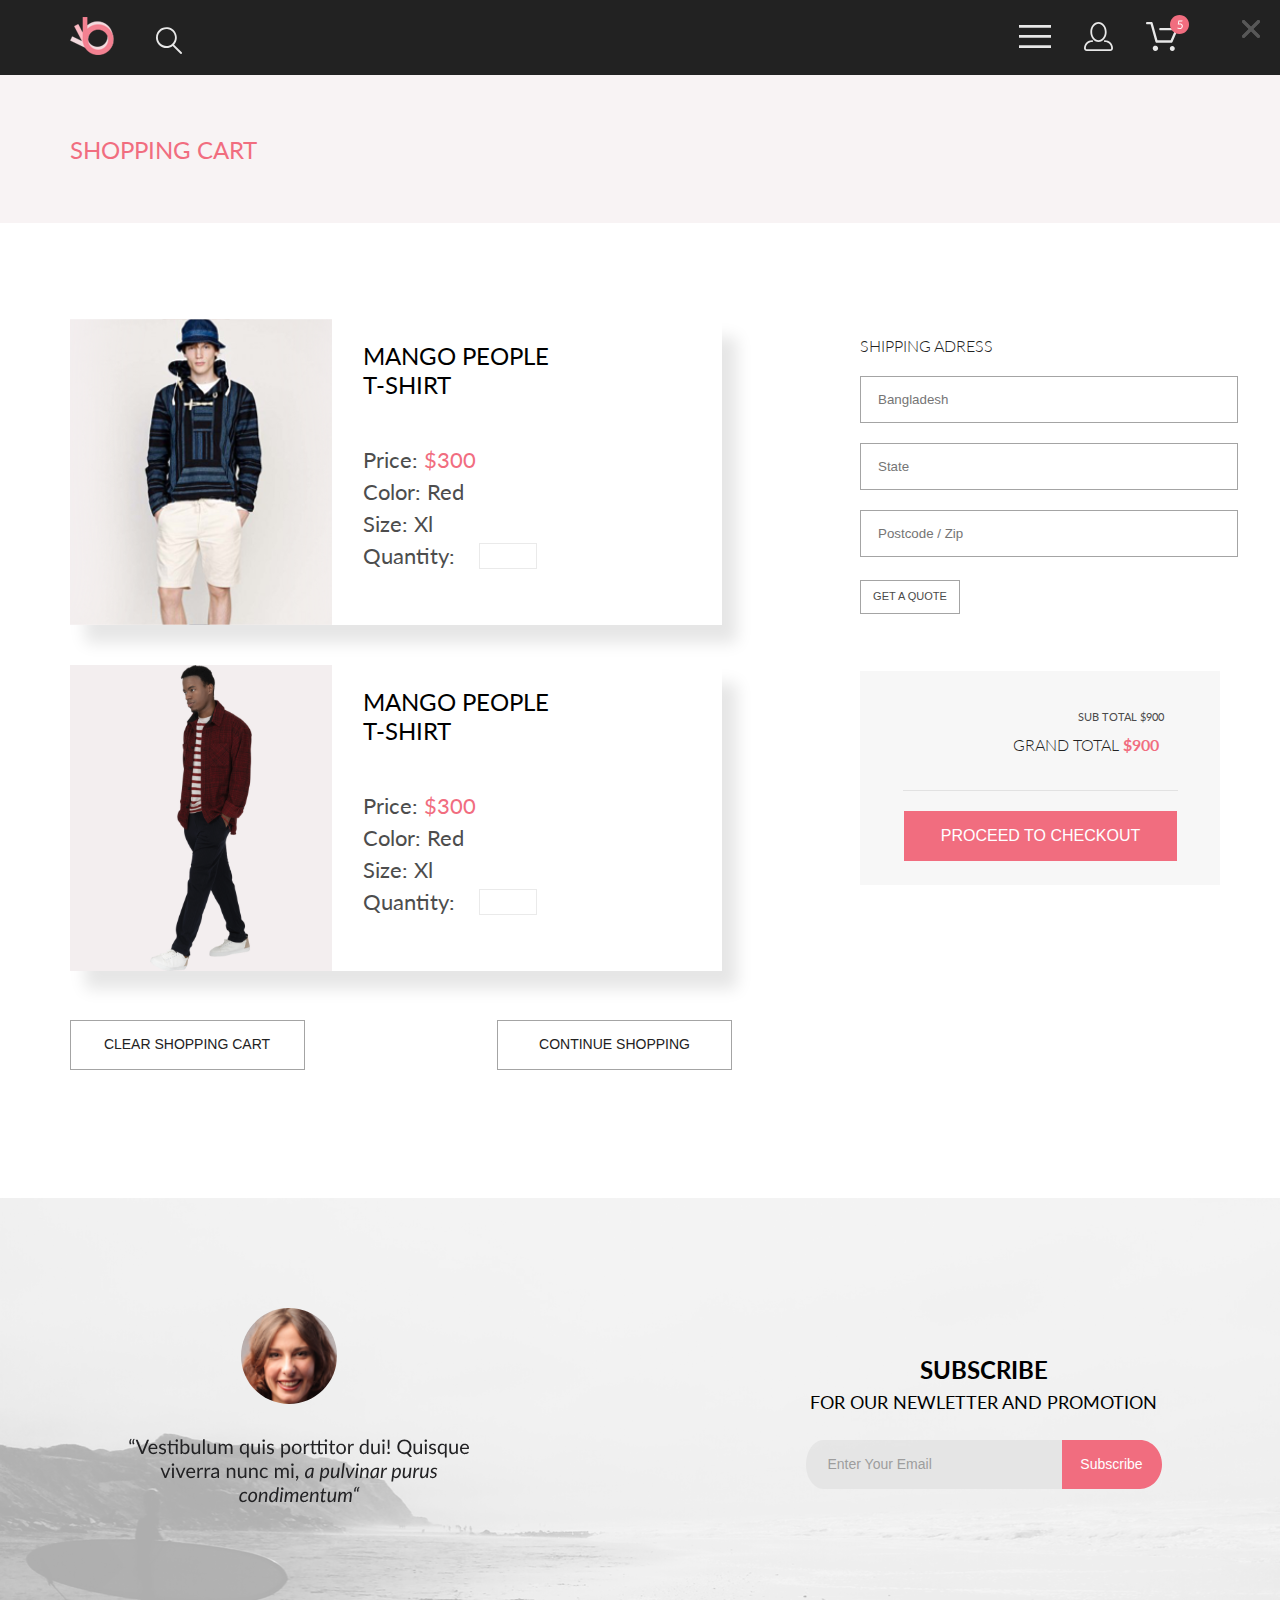
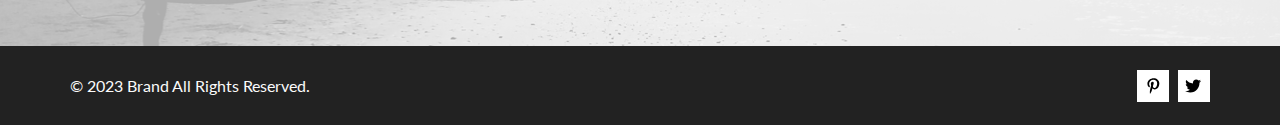
<file: newProject/cart.html>
<!DOCTYPE html>
<html lang="en">

<head>
    <link rel="preconnect" href="https://fonts.googleapis.com">
    <link rel="preconnect" href="https://fonts.gstatic.com" crossorigin>
    <link href="https://fonts.googleapis.com/css2?family=Lato:wght@300;400;700;900&display=swap" rel="stylesheet">
    <meta charset="UTF-8">
    <meta http-equiv="X-UA-Compatible" content="IE=edge">
    <meta name="viewport" content="width=device-width, initial-scale=1.0">
    <title>Document</title>
    <link rel="stylesheet" href="style.css">
</head>

<body>
    <header class="header center">
        <div class="header__left">
            <a class="header_main" href="index.html"><img src="img/logo.png" alt="logo"></a>
            <a class="header_search" href="#"><img src="img/search.svg" alt="search"></a>
        </div>
        <nav class="header__right">
            <a class="header__link-site" href="menu.html"><img src="img/menu.svg" alt="menu"></a>
            <a class="header__link-site reg" href="registration.html"><img src="img/reg.svg" alt="reg"></a>
            <a class="header__link-site cart" href="cart.html"><img src="img/cart.svg" alt="cart"> <svg width="19" height="19" transform='translate(-12 -17)' viewBox="0 0 19 19" fill="none" xmlns="http://www.w3.org/2000/svg">
                <path d="M9.49988 19C14.7466 19 18.9999 14.7467 18.9999 9.5C18.9999 4.25329 14.7466 0 9.49988 0C4.25317 0 -0.00012207 4.25329 -0.00012207 9.5C-0.00012207 14.7467 4.25317 19 9.49988 19Z" fill="#F16D7F"/>
                </svg>
                <svg width="6" height="10" transform='translate(-28 -21)' viewBox="0 0 6 10" fill="none" xmlns="http://www.w3.org/2000/svg">
                    <path d="M1.81189 3.648C2.25989 3.552 2.67189 3.504 3.04789 3.504C3.49589 3.504 3.89189 3.57 4.23589 3.702C4.57989 3.834 4.86589 4.016 5.09389 4.248C5.32589 4.48 5.49989 4.754 5.61589 5.07C5.73589 5.386 5.79589 5.73 5.79589 6.102C5.79589 6.558 5.71589 6.97 5.55589 7.338C5.39989 7.706 5.18189 8.022 4.90189 8.286C4.62589 8.546 4.29989 8.746 3.92389 8.886C3.54789 9.026 3.14189 9.096 2.70589 9.096C2.45389 9.096 2.21189 9.07 1.97989 9.018C1.74789 8.97 1.52989 8.904 1.32589 8.82C1.12589 8.736 0.939893 8.64 0.767893 8.532C0.595893 8.424 0.443893 8.31 0.311893 8.19L0.641893 7.734C0.713893 7.63 0.807893 7.578 0.923893 7.578C1.00389 7.578 1.09389 7.61 1.19389 7.674C1.29389 7.734 1.41589 7.802 1.55989 7.878C1.70389 7.954 1.87189 8.024 2.06389 8.088C2.25989 8.148 2.49189 8.178 2.75989 8.178C3.05989 8.178 3.32989 8.13 3.56989 8.034C3.80989 7.938 4.01589 7.802 4.18789 7.626C4.35989 7.446 4.49189 7.232 4.58389 6.984C4.67589 6.736 4.72189 6.458 4.72189 6.15C4.72189 5.882 4.68189 5.64 4.60189 5.424C4.52589 5.208 4.40789 5.024 4.24789 4.872C4.09189 4.72 3.89589 4.602 3.65989 4.518C3.42389 4.434 3.14789 4.392 2.83189 4.392C2.61589 4.392 2.38989 4.41 2.15389 4.446C1.92189 4.482 1.68389 4.54 1.43989 4.62L0.767893 4.422L1.45789 0.401999H5.53189V0.87C5.53189 1.022 5.48389 1.148 5.38789 1.248C5.29589 1.344 5.13589 1.392 4.90789 1.392H2.20789L1.81189 3.648Z" fill="white"/>
                    </svg>
                    
                </a>
        </nav>
    </header>
    <div class="top_head center">
        <h2 class="top_head_heading">SHOPPING CART</h2>
    </div>
    
    <main class="main center">
        <section class="product-box">
            <div class="product-box__content">
                <div class="product product2">
                    <img class="product__img product2__img" src="img/pr2.svg" alt="">
                    <div class="product__content">
                        <a href="product.html" class="product__heading">MANGO PEOPLE T-SHIRT</a>
                        <p class="product__price">Price: <span class="product__thisPrice">$300</span> </p>
                        <p class="product__color">Color: Red</p>
                        <p class="product__size">Size: Xl</p>
                        <p class="product__quantity"><label  for="quantity">Quantity:</label>
                            <input class="product__quantity__input" type="number" id="quantity" name="quantity" min="1" max="99" step="1"></p>
                        <svg class = "product__cross" width="18" height="18" viewBox="0 0 18 18" fill="none"
                            xmlns="http://www.w3.org/2000/svg">
                            <path
                                d="M11.2453 9L17.5302 2.71516C17.8285 2.41741 17.9962 2.01336 17.9966 1.59191C17.997 1.17045 17.8299 0.76611 17.5322 0.467833C17.2344 0.169555 16.8304 0.00177586 16.4089 0.00140366C15.9875 0.00103146 15.5831 0.168097 15.2848 0.465848L9 6.75069L2.71516 0.465848C2.41688 0.167571 2.01233 0 1.5905 0C1.16868 0 0.764125 0.167571 0.465848 0.465848C0.167571 0.764125 0 1.16868 0 1.5905C0 2.01233 0.167571 2.41688 0.465848 2.71516L6.75069 9L0.465848 15.2848C0.167571 15.5831 0 15.9877 0 16.4095C0 16.8313 0.167571 17.2359 0.465848 17.5342C0.764125 17.8324 1.16868 18 1.5905 18C2.01233 18 2.41688 17.8324 2.71516 17.5342L9 11.2493L15.2848 17.5342C15.5831 17.8324 15.9877 18 16.4095 18C16.8313 18 17.2359 17.8324 17.5342 17.5342C17.8324 17.2359 18 16.8313 18 16.4095C18 15.9877 17.8324 15.5831 17.5342 15.2848L11.2453 9Z"
                                fill="#575757" />
                        </svg>

                    </div>
                </div>
                <div class="product">
                    <img class="product__img" src="img/prod3.svg" alt="">
                    <div class="product__content">
                        <a href="product.html" class="product__heading">MANGO PEOPLE T-SHIRT</a>
                        <p class="product__price">Price: <span class="product__thisPrice">$300</span> </p>
                        <p class="product__color">Color: Red</p>
                        <p class="product__size">Size: Xl</p>
                        <p class="product__quantity"><label  for="quantity">Quantity:</label>
                            <input class="product__quantity__input" type="number" id="quantity" name="quantity" min="1" max="99" step="1"></p>
                        <svg class = "product__cross" width="18" height="18"
                            viewBox="0 0 18 18" fill="none" xmlns="http://www.w3.org/2000/svg">
                            <path
                                d="M11.2453 9L17.5302 2.71516C17.8285 2.41741 17.9962 2.01336 17.9966 1.59191C17.997 1.17045 17.8299 0.76611 17.5322 0.467833C17.2344 0.169555 16.8304 0.00177586 16.4089 0.00140366C15.9875 0.00103146 15.5831 0.168097 15.2848 0.465848L9 6.75069L2.71516 0.465848C2.41688 0.167571 2.01233 0 1.5905 0C1.16868 0 0.764125 0.167571 0.465848 0.465848C0.167571 0.764125 0 1.16868 0 1.5905C0 2.01233 0.167571 2.41688 0.465848 2.71516L6.75069 9L0.465848 15.2848C0.167571 15.5831 0 15.9877 0 16.4095C0 16.8313 0.167571 17.2359 0.465848 17.5342C0.764125 17.8324 1.16868 18 1.5905 18C2.01233 18 2.41688 17.8324 2.71516 17.5342L9 11.2493L15.2848 17.5342C15.5831 17.8324 15.9877 18 16.4095 18C16.8313 18 17.2359 17.8324 17.5342 17.5342C17.8324 17.2359 18 16.8313 18 16.4095C18 15.9877 17.8324 15.5831 17.5342 15.2848L11.2453 9Z"
                                fill="#575757" />
                        </svg>

                    </div>
                </div>
            </div>
            <div class="button-wrapper">
                <button class="button button1">CLEAR SHOPPING CART</button>
                <button class="button button2">CONTINUE SHOPPING</button>
            </div>
        </section>
        <section class="checkout">
            <div class="shipping">
                <h3 class="shipping__heading">SHIPPING ADRESS</h3>
                <input class="shipping__country shipping__window" placeholder="Bangladesh">
                <input class="shipping__state shipping__window" placeholder="State">
                <input class="shipping__zip shipping__window" placeholder="Postcode / Zip">
                <button class="shipping__button">GET A QUOTE</button>
            </div>
            
            <div class="total">
                <h3 class="total__subtotal">SUB TOTAL $900</h3>
                <h2 class="total__grandtotal">GRAND TOTAL<span class="total__grandtotal_sum">       $900</span></h2>
                <svg width="275" height="1" transform='translate(43 0)' viewBox="0 0 275 1" fill="none" xmlns="http://www.w3.org/2000/svg">
                    <path d="M275 0H0V1H275V0Z" fill="#E2E2E2"/>
                    </svg>
                    
                <button class="total__button">PROCEED TO CHECKOUT</button>
            </div>

        </section>
    </main>
    <footer>
        <div class="wrapper">
            <section class="subscribe center">
                <div class="subscribe__info">
                    <a href="#"><img class="woman" src="img/sub_info.svg" alt="logo"></a>
                </div>
                <div class="subscribe__registration">
                    <h2 class="subscribe__heading">SUBSCRIBE</h2>
                    <p class="subscribe__text">FOR OUR NEWLETTER AND PROMOTION</p>
                    <form class="subscribe__regi" action="#">
                        <input class="subscribe__email_place" placeholder="Enter Your Email" type="email"><br>

                        <button class="subscribe__button">Subscribe
                        </button>
                    </form>
                </div>
            </section>
        </div>
        <div class="footer center">
            <p class="footer__text">&copy; 2023 Brand All Rights Reserved.</p>
            <div class="footer__icons">
                <a class="footer__icons__link" href="#"><svg width="13" height="16" viewBox="0 0 13 16" fill="none"
                        xmlns="http://www.w3.org/2000/svg">
                        <path
                            d="M6.7402 0.203125C3.55552 0.203125 0.408081 2.34063 0.408081 5.8C0.408081 8 1.63726 9.25 2.38221 9.25C2.68951 9.25 2.86643 8.3875 2.86643 8.14375C2.86643 7.85313 2.13079 7.23438 2.13079 6.025C2.13079 3.5125 4.03043 1.73125 6.48878 1.73125C8.60259 1.73125 10.167 2.94062 10.167 5.1625C10.167 6.82187 9.50585 9.93437 7.3641 9.93437C6.59121 9.93437 5.93006 9.37187 5.93006 8.56563C5.93006 7.38438 6.74951 6.24062 6.74951 5.02187C6.74951 2.95312 3.83487 3.32812 3.83487 5.82812C3.83487 6.35313 3.90006 6.93437 4.13286 7.4125C3.70451 9.26875 2.82919 12.0344 2.82919 13.9469C2.82919 14.5375 2.91299 15.1188 2.96886 15.7094C3.0744 15.8281 3.02163 15.8156 3.18304 15.7563C4.74744 13.6 4.69157 13.1781 5.39928 10.3562C5.78107 11.0875 6.76814 11.4812 7.55034 11.4812C10.8468 11.4812 12.3274 8.24688 12.3274 5.33125C12.3274 2.22813 9.66415 0.203125 6.7402 0.203125Z"
                            fill="black" />
                    </svg>
                </a>
                <a class="footer__icons__link" href="#"><svg width="17" height="14" viewBox="0 0 17 14" fill="none"
                        xmlns="http://www.w3.org/2000/svg">
                        <path
                            d="M14.4181 3.74107C14.4281 3.88319 14.4281 4.02535 14.4281 4.16747C14.4281 8.50247 11.1509 13.4974 5.16096 13.4974C3.31558 13.4974 1.60132 12.9593 0.159302 12.0253C0.421495 12.0558 0.673569 12.0659 0.94585 12.0659C2.46851 12.0659 3.8702 11.5482 4.98953 10.6649C3.5576 10.6345 2.3576 9.69032 1.94415 8.39081C2.14585 8.42125 2.34751 8.44156 2.5593 8.44156C2.85172 8.44156 3.14418 8.40094 3.41643 8.32991C1.92401 8.02531 0.80465 6.70553 0.80465 5.11163V5.07103C1.23825 5.31469 1.74249 5.46697 2.2769 5.48725C1.39959 4.89841 0.824826 3.89335 0.824826 2.75628C0.824826 2.14716 0.98614 1.58878 1.26851 1.10147C2.87187 3.09131 5.28195 4.39078 7.98443 4.53294C7.93403 4.28928 7.90376 4.0355 7.90376 3.78169C7.90376 1.97457 9.35586 0.502502 11.1609 0.502502C12.0987 0.502502 12.9457 0.89844 13.5407 1.53803C14.2768 1.39591 14.9827 1.12178 15.6079 0.746159C15.3659 1.5076 14.8516 2.14719 14.176 2.55325C14.8315 2.48222 15.4668 2.29944 16.0516 2.04566C15.608 2.69538 15.0533 3.27403 14.4181 3.74107Z"
                            fill="black" />
                    </svg>
                </a>
            </div>
        </div>
    </footer>
</body>

</html>
</file>
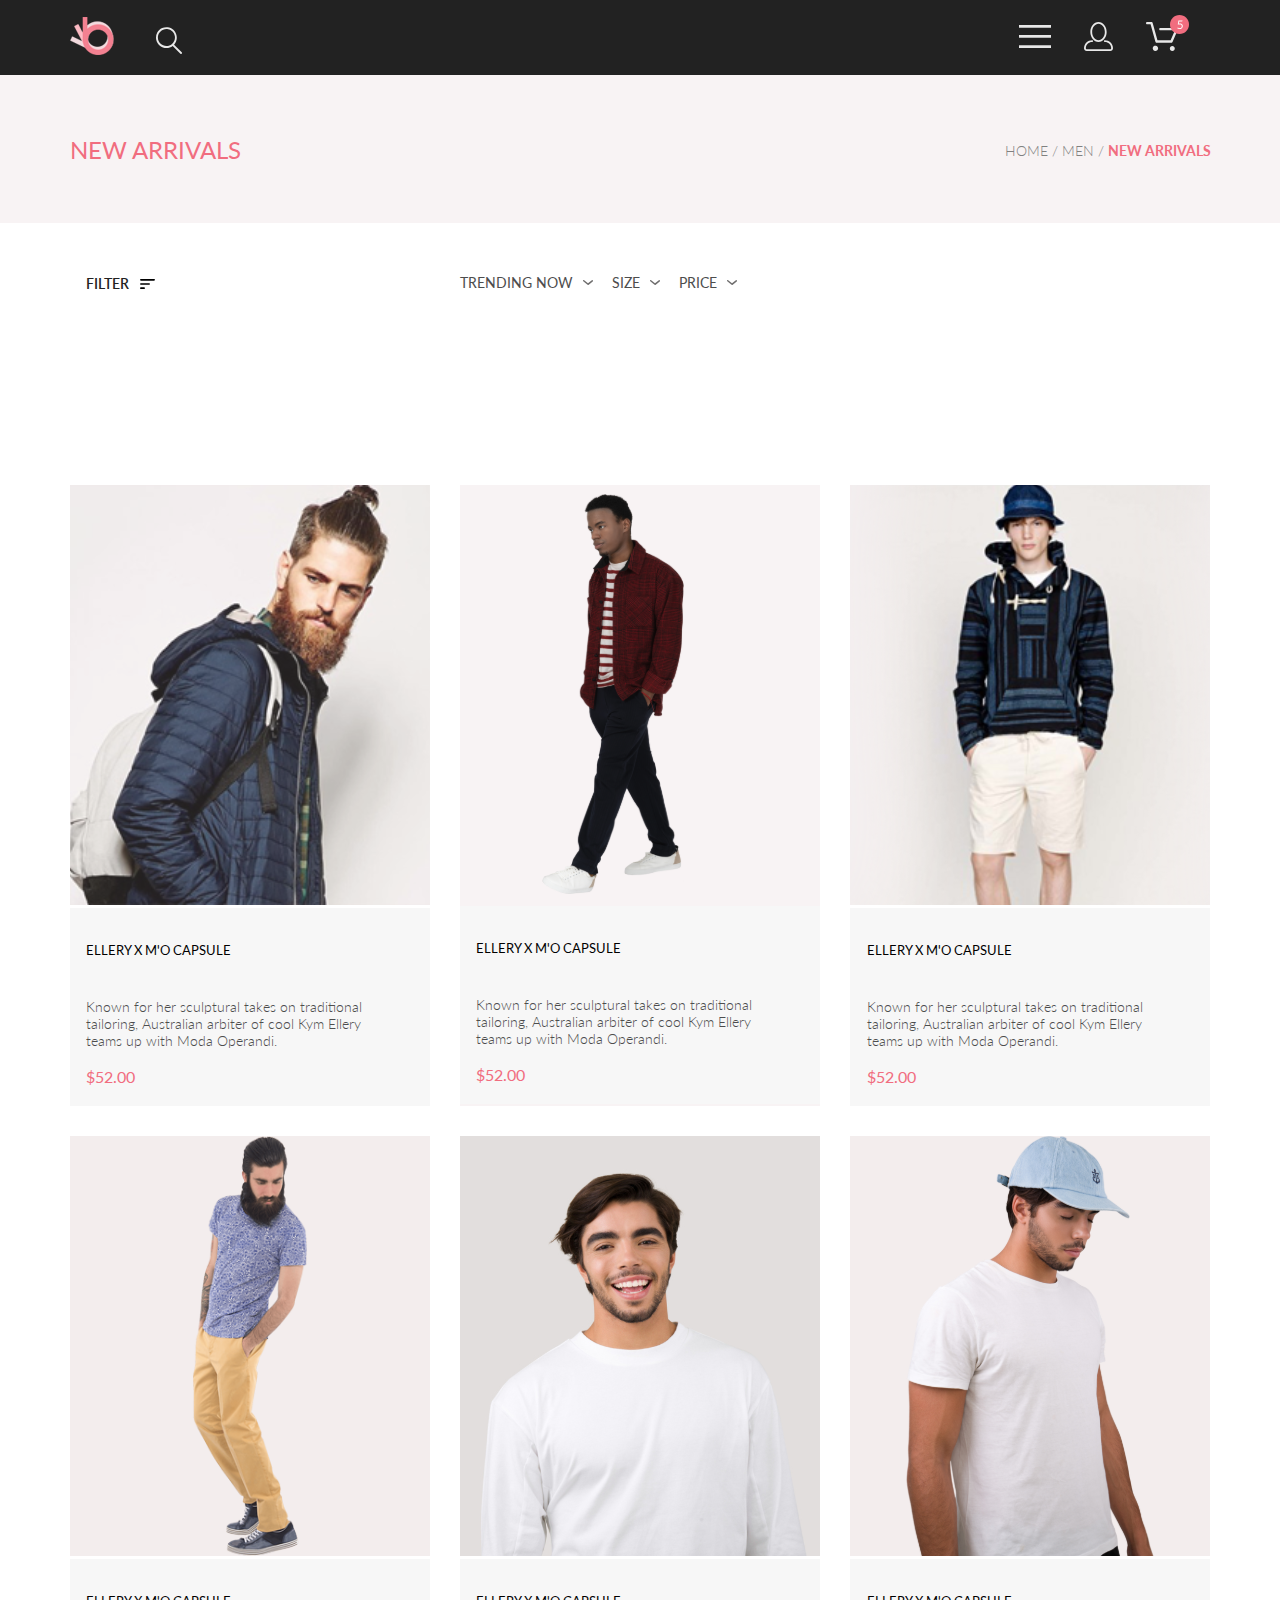
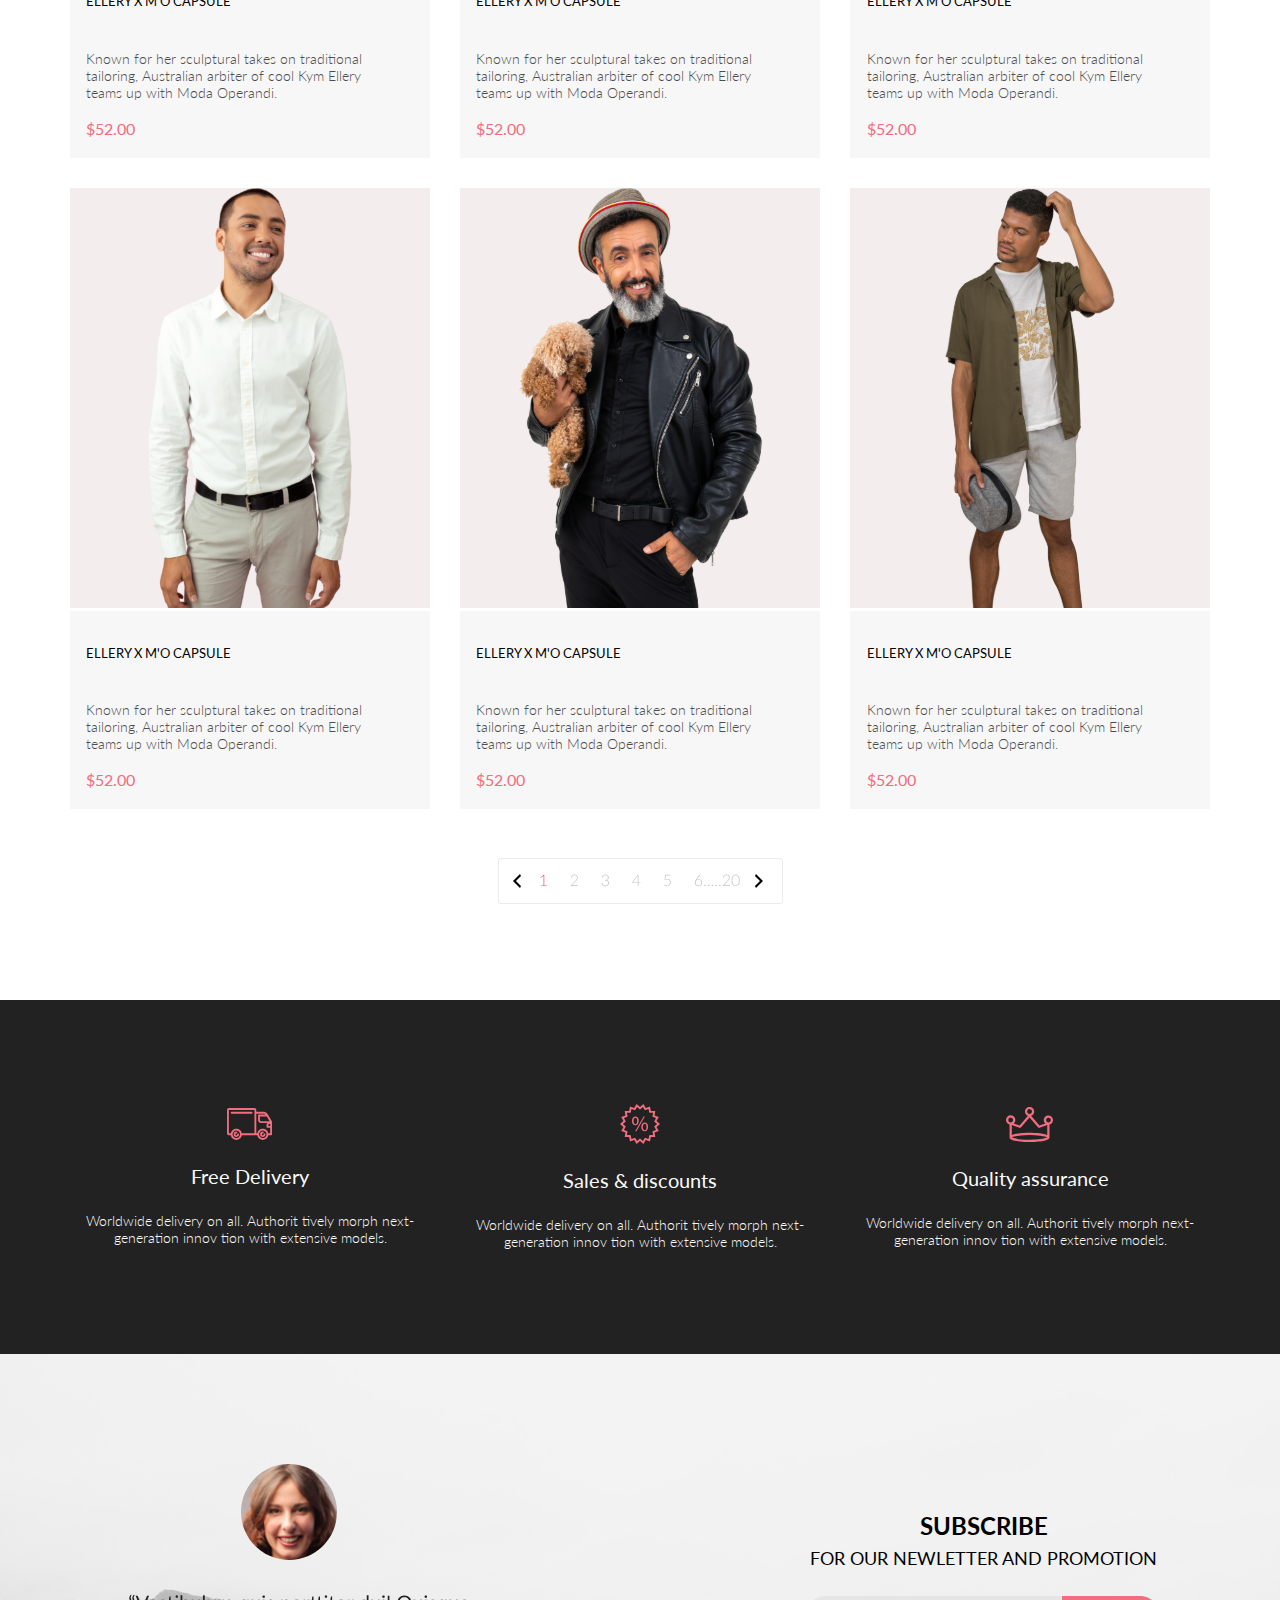
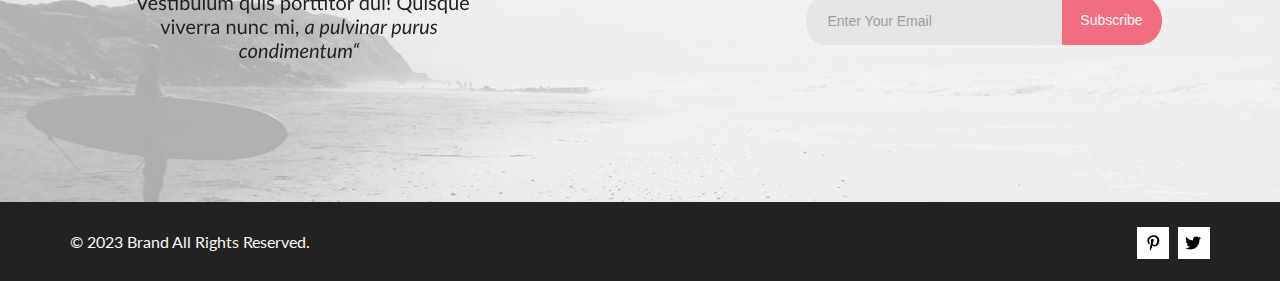
<file: newProject/catalog.html>
<!DOCTYPE html>
<html lang="en">

<head>
    <link rel="preconnect" href="https://fonts.googleapis.com">
    <link rel="preconnect" href="https://fonts.gstatic.com" crossorigin>
    <link href="https://fonts.googleapis.com/css2?family=Lato:wght@300;400;700;900&display=swap" rel="stylesheet">
    <meta charset="UTF-8">
    <meta http-equiv="X-UA-Compatible" content="IE=edge">
    <meta name="viewport" content="width=device-width, initial-scale=1.0">
    <title>Document</title>
    <link rel="stylesheet" href="style.css">
</head>

<body>
    <header class="header center">
        <div class="header__left">
            <a class="header_main" href="index.html"><img src="img/logo.png" alt="logo"></a>
            <a class="header_search" href="#"><img src="img/search.svg" alt="search"></a>
        </div>
        <nav class="header__right">
            <a class="header__link-site" href="menu.html"><img src="img/menu.svg" alt="menu"></a>
            <a class="header__link-site reg" href="registration.html"><img src="img/reg.svg" alt="reg"></a>
            <a class="header__link-site cart" href="cart.html"><img src="img/cart.svg" alt="cart"> <svg width="19"
                    height="19" transform='translate(-12 -17)' viewBox="0 0 19 19" fill="none"
                    xmlns="http://www.w3.org/2000/svg">
                    <path
                        d="M9.49988 19C14.7466 19 18.9999 14.7467 18.9999 9.5C18.9999 4.25329 14.7466 0 9.49988 0C4.25317 0 -0.00012207 4.25329 -0.00012207 9.5C-0.00012207 14.7467 4.25317 19 9.49988 19Z"
                        fill="#F16D7F" />
                </svg>
                <svg width="6" height="10" transform='translate(-28 -21)' viewBox="0 0 6 10" fill="none"
                    xmlns="http://www.w3.org/2000/svg">
                    <path
                        d="M1.81189 3.648C2.25989 3.552 2.67189 3.504 3.04789 3.504C3.49589 3.504 3.89189 3.57 4.23589 3.702C4.57989 3.834 4.86589 4.016 5.09389 4.248C5.32589 4.48 5.49989 4.754 5.61589 5.07C5.73589 5.386 5.79589 5.73 5.79589 6.102C5.79589 6.558 5.71589 6.97 5.55589 7.338C5.39989 7.706 5.18189 8.022 4.90189 8.286C4.62589 8.546 4.29989 8.746 3.92389 8.886C3.54789 9.026 3.14189 9.096 2.70589 9.096C2.45389 9.096 2.21189 9.07 1.97989 9.018C1.74789 8.97 1.52989 8.904 1.32589 8.82C1.12589 8.736 0.939893 8.64 0.767893 8.532C0.595893 8.424 0.443893 8.31 0.311893 8.19L0.641893 7.734C0.713893 7.63 0.807893 7.578 0.923893 7.578C1.00389 7.578 1.09389 7.61 1.19389 7.674C1.29389 7.734 1.41589 7.802 1.55989 7.878C1.70389 7.954 1.87189 8.024 2.06389 8.088C2.25989 8.148 2.49189 8.178 2.75989 8.178C3.05989 8.178 3.32989 8.13 3.56989 8.034C3.80989 7.938 4.01589 7.802 4.18789 7.626C4.35989 7.446 4.49189 7.232 4.58389 6.984C4.67589 6.736 4.72189 6.458 4.72189 6.15C4.72189 5.882 4.68189 5.64 4.60189 5.424C4.52589 5.208 4.40789 5.024 4.24789 4.872C4.09189 4.72 3.89589 4.602 3.65989 4.518C3.42389 4.434 3.14789 4.392 2.83189 4.392C2.61589 4.392 2.38989 4.41 2.15389 4.446C1.92189 4.482 1.68389 4.54 1.43989 4.62L0.767893 4.422L1.45789 0.401999H5.53189V0.87C5.53189 1.022 5.48389 1.148 5.38789 1.248C5.29589 1.344 5.13589 1.392 4.90789 1.392H2.20789L1.81189 3.648Z"
                        fill="white" />
                </svg>

            </a>
        </nav>
    </header>
    <div class="top_head center">
        <h2 class="top_head_heading">NEW ARRIVALS</h2>
        <nav class="top_head_breadcrumbs">
            <a href="#" class="top_head_breadcrumbs_link">HOME /</a>
            <a href="#" class="top_head_breadcrumbs_link">MEN /</a>
            <a href="#" class="top_head_breadcrumbs_link top_head_breadcrumbs_link_site">NEW ARRIVALS</a>
        </nav>
    </div>
    <div class="catalogPage_filter-sort center">
        <details class="catalogPage_filter">
            <summary class="catalogPage_filter__summary"><span class="catalogPage_filter__heading">FILTER</span><svg class="catalogPage_filter__svg" width="15" height="10"
                    viewBox="0 0 15 10" fill="none" xmlns="http://www.w3.org/2000/svg">
                    <path
                        d="M0.833333 10H4.16667C4.625 10 5 9.625 5 9.16667C5 8.70833 4.625 8.33333 4.16667 8.33333H0.833333C0.375 8.33333 0 8.70833 0 9.16667C0 9.625 0.375 10 0.833333 10ZM0 0.833333C0 1.29167 0.375 1.66667 0.833333 1.66667H14.1667C14.625 1.66667 15 1.29167 15 0.833333C15 0.375 14.625 0 14.1667 0H0.833333C0.375 0 0 0.375 0 0.833333ZM0.833333 5.83333H9.16667C9.625 5.83333 10 5.45833 10 5C10 4.54167 9.625 4.16667 9.16667 4.16667H0.833333C0.375 4.16667 0 4.54167 0 5C0 5.45833 0.375 5.83333 0.833333 5.83333Z"
                        fill="black" />
                </svg>
            </summary>
            <div class="catalogPage_filter__content">
                <details open class="catalogPage_filter__item">
                    <summary class="catalogPage_filter__head">CATEGORY</summary>
                    <div class="catalogPage_filter__link-box">
                        <a href="#" class="catalogPage_filter__link">Accessories</a>
                        <a href="#" class="catalogPage_filter__link">Bags</a>
                        <a href="#" class="catalogPage_filter__link">Denim</a>
                        <a href="#" class="catalogPage_filter__link">Hoodies & Sweatshirts</a>
                        <a href="#" class="catalogPage_filter__link">Jackets & Coats</a>
                        <a href="#" class="catalogPage_filter__link">Polos</a>
                        <a href="#" class="catalogPage_filter__link">Shirts</a>
                        <a href="#" class="catalogPage_filter__link">Shoes</a>
                        <a href="#" class="catalogPage_filter__link">Sweaters & Knits</a>
                        <a href="#" class="catalogPage_filter__link">T-Shirts</a>
                        <a href="#" class="catalogPage_filter__link">Tanks</a>
                    </div>

                </details>
                <details class="catalogPage_filter__item">
                    <summary class="catalogPage_filter__head">BRAND</summary>
                    <div class="catalogPage_filter__link-box">
                        <a href="#" class="catalogPage_filter__link">Accessories</a>
                        <a href="#" class="catalogPage_filter__link">Bags</a>
                        <a href="#" class="catalogPage_filter__link">Denim</a>
                        <a href="#" class="catalogPage_filter__link">Hoodies & Sweatshirts</a>
                        <a href="#" class="catalogPage_filter__link">Jackets & Coats</a>
                        <a href="#" class="catalogPage_filter__link">Polos</a>
                        <a href="#" class="catalogPage_filter__link">Shirts</a>
                        <a href="#" class="catalogPage_filter__link">Shoes</a>
                        <a href="#" class="catalogPage_filter__link">Sweaters & Knits</a>
                        <a href="#" class="catalogPage_filter__link">T-Shirts</a>
                        <a href="#" class="catalogPage_filter__link">Tanks</a>
                    </div>

                </details>
                <details class="catalogPage_filter__item">
                    <summary class="catalogPage_filter__head">DESIGNER</summary>
                    <div class="catalogPage_filter__link-box">
                        <a href="#" class="catalogPage_filter__link">Accessories</a>
                        <a href="#" class="catalogPage_filter__link">Bags</a>
                        <a href="#" class="catalogPage_filter__link">Denim</a>
                        <a href="#" class="catalogPage_filter__link">Hoodies & Sweatshirts</a>
                        <a href="#" class="catalogPage_filter__link">Jackets & Coats</a>
                        <a href="#" class="catalogPage_filter__link">Polos</a>
                        <a href="#" class="catalogPage_filter__link">Shirts</a>
                        <a href="#" class="catalogPage_filter__link">Shoes</a>
                        <a href="#" class="catalogPage_filter__link">Sweaters & Knits</a>
                        <a href="#" class="catalogPage_filter__link">T-Shirts</a>
                        <a href="#" class="catalogPage_filter__link">Tanks</a>
                    </div>
                </details>
            </div>
        </details>
        <div class="catalogPage_sort">
            <details class="catalogPage_sort__details">
                <summary class="catalogPage_sort__summary"><span class="catalogPage_sort__heading"> TRENDING NOW</span> <svg width="11"
                        height="6" viewBox="0 0 11 6" fill="none" xmlns="http://www.w3.org/2000/svg">
                        <path
                            d="M5.00214 5.00214C4.83521 5.00247 4.67343 4.94433 4.54488 4.83782L0.258102 1.2655C0.112196 1.14422 0.0204417 0.969958 0.00302325 0.781035C-0.0143952 0.592112 0.0439493 0.404007 0.165221 0.258101C0.286493 0.112196 0.460759 0.0204417 0.649682 0.00302327C0.838605 -0.0143952 1.02671 0.043949 1.17262 0.165221L5.00214 3.36602L8.83167 0.279536C8.90475 0.220188 8.98884 0.175869 9.0791 0.149125C9.16937 0.122382 9.26403 0.113741 9.35764 0.1237C9.45126 0.133659 9.54198 0.162021 9.6246 0.207156C9.70722 0.252292 9.7801 0.313311 9.83906 0.386705C9.90449 0.460167 9.95405 0.546351 9.98462 0.639855C10.0152 0.733359 10.0261 0.83217 10.0167 0.930097C10.0073 1.02802 9.97784 1.12296 9.93005 1.20895C9.88227 1.29494 9.81724 1.37013 9.73904 1.42982L5.45225 4.88068C5.32002 4.97036 5.16154 5.01312 5.00214 5.00214V5.00214Z"
                            fill="#6F6E6E" />
                    </svg>
                </summary>
            </details>
            <details class="catalogPage_sort__details">
                <summary class="catalogPage_sort__summary"><span class="catalogPage_sort__heading">SIZE</span> <svg width="11" height="6"
                        viewBox="0 0 11 6" fill="none" xmlns="http://www.w3.org/2000/svg">
                        <path
                            d="M5.00214 5.00214C4.83521 5.00247 4.67343 4.94433 4.54488 4.83782L0.258102 1.2655C0.112196 1.14422 0.0204417 0.969958 0.00302325 0.781035C-0.0143952 0.592112 0.0439493 0.404007 0.165221 0.258101C0.286493 0.112196 0.460759 0.0204417 0.649682 0.00302327C0.838605 -0.0143952 1.02671 0.043949 1.17262 0.165221L5.00214 3.36602L8.83167 0.279536C8.90475 0.220188 8.98884 0.175869 9.0791 0.149125C9.16937 0.122382 9.26403 0.113741 9.35764 0.1237C9.45126 0.133659 9.54198 0.162021 9.6246 0.207156C9.70722 0.252292 9.7801 0.313311 9.83906 0.386705C9.90449 0.460167 9.95405 0.546351 9.98462 0.639855C10.0152 0.733359 10.0261 0.83217 10.0167 0.930097C10.0073 1.02802 9.97784 1.12296 9.93005 1.20895C9.88227 1.29494 9.81724 1.37013 9.73904 1.42982L5.45225 4.88068C5.32002 4.97036 5.16154 5.01312 5.00214 5.00214V5.00214Z"
                            fill="#6F6E6E" />
                    </svg>
                </summary>
                <div class="catalogPage_sort__box">
                    <div class="catalogPage_sort__check">
                        <input id="catalogPage_sort__check1" type="checkbox"><label for="catalogPage_sort__check1">XS</label>
                    </div>
                    <div class="catalogPage_sort__check">
                        <input id="catalogPage_sort__check2" type="checkbox"><label for="catalogPage_sort__check2">S</label>
                    </div>
                    <div class="catalogPage_sort__check">
                        <input id="catalogPage_sort__check3" type="checkbox"><label for="catalogPage_sort__check3">M</label>
                    </div>
                    <div class="catalogPage_sort__check">
                        <input id="catalogPage_sort__check4" type="checkbox"><label for="catalogPage_sort__check4">L</label>
                    </div>
                </div>
            </details>
            <details class="catalogPage_sort__details">
                <summary class="catalogPage_sort__summary"><span class="catalogPage_sort__heading">PRICE</span> <svg width="11" height="6"
                        viewBox="0 0 11 6" fill="none" xmlns="http://www.w3.org/2000/svg">
                        <path
                            d="M5.00214 5.00214C4.83521 5.00247 4.67343 4.94433 4.54488 4.83782L0.258102 1.2655C0.112196 1.14422 0.0204417 0.969958 0.00302325 0.781035C-0.0143952 0.592112 0.0439493 0.404007 0.165221 0.258101C0.286493 0.112196 0.460759 0.0204417 0.649682 0.00302327C0.838605 -0.0143952 1.02671 0.043949 1.17262 0.165221L5.00214 3.36602L8.83167 0.279536C8.90475 0.220188 8.98884 0.175869 9.0791 0.149125C9.16937 0.122382 9.26403 0.113741 9.35764 0.1237C9.45126 0.133659 9.54198 0.162021 9.6246 0.207156C9.70722 0.252292 9.7801 0.313311 9.83906 0.386705C9.90449 0.460167 9.95405 0.546351 9.98462 0.639855C10.0152 0.733359 10.0261 0.83217 10.0167 0.930097C10.0073 1.02802 9.97784 1.12296 9.93005 1.20895C9.88227 1.29494 9.81724 1.37013 9.73904 1.42982L5.45225 4.88068C5.32002 4.97036 5.16154 5.01312 5.00214 5.00214V5.00214Z"
                            fill="#6F6E6E" />
                    </svg>
                </summary>
            </details>
        </div>
    </div>

    <main class="catalogPage_main center">
        <div class="catalogPage_product-box center">
            <div class="catalogPage_product-box__content">
                <div class="catalogPage_product">
                    <img class="catalogPage_product__img" src="img/prod1.svg" alt="">
                    <div class="catalogPage_product__content">
                        <a href="product.html" class="catalogPage_product__heading">ELLERY X M'O CAPSULE</a>
                        <p class="catalogPage_product__text">Known for her sculptural takes on traditional tailoring, Australian
                            arbiter
                            of cool Kym Ellery teams up with Moda Operandi.</p>
                        <p class="catalogPage_product__price">$52.00</p>
                    </div>
                </div>
                <div class="catalogPage_product catalogPage_product2">
                    <img class="catalogPage_product2__img" src="img/prod2.svg" alt="">
                    <div class="catalogPage_product__content">
                        <a href="product.html" class="catalogPage_product__heading">ELLERY X M'O CAPSULE</a>
                        <p class="catalogPage_product__text">Known for her sculptural takes on traditional tailoring, Australian
                            arbiter
                            of cool Kym Ellery teams up with Moda Operandi.</p>
                        <p class="catalogPage_product__price">$52.00</p>
                    </div>
                </div>
                <div class="catalogPage_product catalogPage_product3">
                    <img class="catalogPage_product__img" src="img/prod3.svg" alt="">
                    <div class="catalogPage_product__content">
                        <a href="product.html" class="catalogPage_product__heading">ELLERY X M'O CAPSULE</a>
                        <p class="catalogPage_product__text">Known for her sculptural takes on traditional tailoring, Australian
                            arbiter
                            of cool Kym Ellery teams up with Moda Operandi.</p>
                        <p class="catalogPage_product__price">$52.00</p>
                    </div>
                </div>
                <div class="catalogPage_product">
                    <img class="catalogPage_product__img" src="img/prod4.svg" alt="">
                    <div class="catalogPage_product__content">
                        <a href="product.html" class="catalogPage_product__heading">ELLERY X M'O CAPSULE</a>
                        <p class="catalogPage_product__text">Known for her sculptural takes on traditional tailoring, Australian
                            arbiter
                            of cool Kym Ellery teams up with Moda Operandi.</p>
                        <p class="catalogPage_product__price">$52.00</p>
                    </div>
                </div>
                <div class="catalogPage_product">
                    <img class="catalogPage_product__img" src="img/prod5.svg" alt="">
                    <div class="catalogPage_product__content">
                        <a href="product.html" class="catalogPage_product__heading">ELLERY X M'O CAPSULE</a>
                        <p class="catalogPage_product__text">Known for her sculptural takes on traditional tailoring, Australian
                            arbiter
                            of cool Kym Ellery teams up with Moda Operandi.</p>
                        <p class="catalogPage_product__price">$52.00</p>
                    </div>
                </div>
                <div class="catalogPage_product">
                    <img class="catalogPage_product__img" src="img/prod6.svg" alt="">
                    <div class="catalogPage_product__content">
                        <a href="product.html" class="catalogPage_product__heading">ELLERY X M'O CAPSULE</a>
                        <p class="catalogPage_product__text">Known for her sculptural takes on traditional tailoring, Australian
                            arbiter
                            of cool Kym Ellery teams up with Moda Operandi.</p>
                        <p class="catalogPage_product__price">$52.00</p>
                    </div>
                </div>
                <div class="catalogPage_product">
                    <img class="catalogPage_product__img" src="img/prod7.svg" alt="">
                    <div class="catalogPage_product__content">
                        <a href="product.html" class="catalogPage_product__heading">ELLERY X M'O CAPSULE</a>
                        <p class="catalogPage_product__text">Known for her sculptural takes on traditional tailoring, Australian
                            arbiter
                            of cool Kym Ellery teams up with Moda Operandi.</p>
                        <p class="catalogPage_product__price">$52.00</p>
                    </div>
                </div>
                <div class="catalogPage_product">
                    <img class="catalogPage_product__img" src="img/prod8.svg" alt="">
                    <div class="catalogPage_product__content">
                        <a href="product.html" class="catalogPage_product__heading">ELLERY X M'O CAPSULE</a>
                        <p class="catalogPage_product__text">Known for her sculptural takes on traditional tailoring, Australian
                            arbiter
                            of cool Kym Ellery teams up with Moda Operandi.</p>
                        <p class="catalogPage_product__price">$52.00</p>
                    </div>
                </div>
                <div class="catalogPage_product">
                    <img class="catalogPage_product__img" src="img/prod9.svg" alt="">
                    <div class="catalogPage_product__content">
                        <a href="product.html" class="catalogPage_product__heading">ELLERY X M'O CAPSULE</a>
                        <p class="catalogPage_product__text">Known for her sculptural takes on traditional tailoring, Australian
                            arbiter
                            of cool Kym Ellery teams up with Moda Operandi.</p>
                        <p class="catalogPage_product__price">$52.00</p>
                    </div>
                </div>
            </div>
        </div>

        <div class="scroll__wrapper">
            <nav class="scroll">
                <svg width="9" height="14" transform='translate(-19 0)' viewBox="0 0 9 14" fill="none"
                    xmlns="http://www.w3.org/2000/svg">
                    <path d="M8.99512 2L3.99512 7L8.99512 12L7.99512 14L0.995117 7L7.99512 0L8.99512 2Z" fill="black" />
                </svg>
                <svg width="200" height="13" viewBox="0 0 200 13" fill="none" xmlns="http://www.w3.org/2000/svg">
                    <path
                        d="M6.76238 11.408V12H0.922377V11.408H3.52238V2.224C3.52238 2.04267 3.53038 1.85067 3.54638 1.648L1.05038 3.864C0.97571 3.928 0.901044 3.952 0.826377 3.936C0.75171 3.92 0.693044 3.888 0.650377 3.84L0.418377 3.52L3.69038 0.631999H4.29038V11.408H6.76238Z"
                        fill="#EF5B70" />
                    <path
                        d="M37.7384 11.28C37.8237 11.28 37.8904 11.3067 37.9384 11.36C37.9864 11.408 38.0104 11.472 38.0104 11.552V12H30.7064V11.728C30.7064 11.6693 30.7197 11.6107 30.7464 11.552C30.7784 11.488 30.8184 11.4347 30.8664 11.392L34.7304 7.48C35.0504 7.15467 35.3464 6.84 35.6184 6.536C35.8904 6.232 36.125 5.92533 36.3224 5.616C36.525 5.30667 36.6824 4.98933 36.7944 4.664C36.9064 4.33867 36.9624 3.992 36.9624 3.624C36.9624 3.208 36.893 2.848 36.7544 2.544C36.6157 2.23467 36.4317 1.98133 36.2024 1.784C35.973 1.58667 35.7064 1.44 35.4024 1.344C35.0984 1.248 34.7837 1.2 34.4584 1.2C34.101 1.2 33.7704 1.256 33.4664 1.368C33.1677 1.47467 32.901 1.62667 32.6664 1.824C32.437 2.016 32.245 2.248 32.0904 2.52C31.941 2.78667 31.837 3.08 31.7784 3.4C31.741 3.51733 31.6904 3.59467 31.6264 3.632C31.5677 3.66933 31.485 3.68267 31.3784 3.672L30.9864 3.608C31.0557 3.12267 31.189 2.69067 31.3864 2.312C31.5837 1.93333 31.8344 1.61333 32.1384 1.352C32.4424 1.09067 32.7944 0.893332 33.1944 0.759999C33.5944 0.621332 34.0264 0.551999 34.4904 0.551999C34.9224 0.551999 35.333 0.615999 35.7224 0.743999C36.117 0.866666 36.4637 1.056 36.7624 1.312C37.0664 1.56267 37.3064 1.88 37.4824 2.264C37.6584 2.64267 37.7464 3.088 37.7464 3.6C37.7464 4.02667 37.6797 4.424 37.5464 4.792C37.4184 5.15467 37.2424 5.504 37.0184 5.84C36.7944 6.176 36.533 6.504 36.2344 6.824C35.941 7.13867 35.6317 7.46133 35.3064 7.792L31.7624 11.408C31.933 11.3653 32.109 11.3333 32.2904 11.312C32.477 11.2907 32.6637 11.28 32.8504 11.28H37.7384ZM62.0344 3.608C62.1037 3.12267 62.237 2.69067 62.4344 2.312C62.6317 1.93333 62.8824 1.61333 63.1864 1.352C63.4904 1.09067 63.8424 0.893332 64.2424 0.759999C64.6424 0.621332 65.0744 0.551999 65.5384 0.551999C65.9704 0.551999 66.3784 0.613332 66.7624 0.735999C67.1464 0.853333 67.4824 1.032 67.7704 1.272C68.0637 1.512 68.293 1.81067 68.4584 2.168C68.629 2.52533 68.7144 2.93867 68.7144 3.408C68.7144 3.776 68.6584 4.10933 68.5464 4.408C68.4344 4.70133 68.277 4.96 68.0744 5.184C67.877 5.408 67.6424 5.59733 67.3704 5.752C67.0984 5.90133 66.8024 6.016 66.4824 6.096C67.3144 6.25067 67.941 6.57333 68.3624 7.064C68.789 7.54933 69.0024 8.15733 69.0024 8.888C69.0024 9.352 68.909 9.784 68.7224 10.184C68.5357 10.5787 68.2797 10.92 67.9544 11.208C67.629 11.496 67.245 11.7227 66.8024 11.888C66.3597 12.048 65.8797 12.128 65.3624 12.128C64.717 12.128 64.1784 12.0427 63.7464 11.872C63.3197 11.696 62.9677 11.4693 62.6904 11.192C62.413 10.9147 62.197 10.6053 62.0424 10.264C61.8877 9.91733 61.7624 9.57333 61.6664 9.232L61.9704 9.104C62.0557 9.06667 62.1437 9.056 62.2344 9.072C62.3304 9.088 62.3997 9.14933 62.4424 9.256C62.469 9.32 62.5037 9.42133 62.5464 9.56C62.5944 9.69333 62.661 9.84267 62.7464 10.008C62.8317 10.1733 62.941 10.344 63.0744 10.52C63.213 10.6907 63.3837 10.848 63.5864 10.992C63.7944 11.136 64.0424 11.2533 64.3304 11.344C64.6184 11.4347 64.9597 11.48 65.3544 11.48C65.8344 11.48 66.253 11.4 66.6104 11.24C66.973 11.08 67.2744 10.8773 67.5144 10.632C67.7597 10.3813 67.941 10.104 68.0584 9.8C68.181 9.49067 68.2424 9.192 68.2424 8.904C68.2424 8.55733 68.1864 8.23467 68.0744 7.936C67.9677 7.63733 67.7864 7.38133 67.5304 7.168C67.2744 6.94933 66.9357 6.77867 66.5144 6.656C66.0984 6.528 65.5837 6.464 64.9704 6.464V5.912C65.461 5.90133 65.893 5.83733 66.2664 5.72C66.6397 5.59733 66.9517 5.432 67.2024 5.224C67.453 5.016 67.6424 4.768 67.7704 4.48C67.8984 4.192 67.9624 3.87467 67.9624 3.528C67.9624 3.128 67.8957 2.78133 67.7624 2.488C67.629 2.19467 67.4504 1.952 67.2264 1.76C67.0024 1.568 66.741 1.42667 66.4424 1.336C66.1437 1.24533 65.8317 1.2 65.5064 1.2C65.149 1.2 64.8184 1.256 64.5144 1.368C64.2104 1.47467 63.941 1.62667 63.7064 1.824C63.477 2.016 63.285 2.248 63.1304 2.52C62.9757 2.78667 62.869 3.08 62.8104 3.4C62.7784 3.51733 62.733 3.59467 62.6744 3.632C62.6157 3.66933 62.533 3.68267 62.4264 3.672L62.0344 3.608ZM97.8104 8.144V2.216C97.8104 2.12533 97.813 2.02667 97.8184 1.92C97.829 1.81333 97.8397 1.704 97.8504 1.592L92.9544 8.144H97.8104ZM100.554 8.144V8.56C100.554 8.61867 100.536 8.66667 100.498 8.704C100.466 8.736 100.413 8.752 100.338 8.752H98.4824V12H97.8104V8.752H92.4584C92.3784 8.752 92.317 8.736 92.2744 8.704C92.2317 8.66667 92.2024 8.61867 92.1864 8.56L92.1144 8.184L97.8024 0.664H98.4824V8.144H100.554ZM125.266 5.16C125.624 5.06933 125.96 5.00533 126.274 4.968C126.594 4.92533 126.898 4.904 127.186 4.904C127.778 4.904 128.298 4.98933 128.746 5.16C129.194 5.32533 129.568 5.56 129.866 5.864C130.17 6.16267 130.397 6.52 130.546 6.936C130.701 7.352 130.778 7.80533 130.778 8.296C130.778 8.89333 130.674 9.42933 130.466 9.904C130.264 10.3733 129.984 10.7733 129.626 11.104C129.269 11.4347 128.853 11.688 128.378 11.864C127.904 12.04 127.4 12.128 126.866 12.128C126.557 12.128 126.258 12.0987 125.97 12.04C125.688 11.9867 125.421 11.9147 125.17 11.824C124.925 11.728 124.696 11.6187 124.482 11.496C124.274 11.3733 124.09 11.248 123.93 11.12L124.162 10.808C124.21 10.728 124.285 10.688 124.386 10.688C124.456 10.688 124.554 10.728 124.682 10.808C124.816 10.888 124.984 10.976 125.186 11.072C125.394 11.168 125.64 11.256 125.922 11.336C126.205 11.416 126.533 11.456 126.906 11.456C127.344 11.456 127.752 11.3867 128.13 11.248C128.509 11.104 128.837 10.8987 129.114 10.632C129.392 10.3653 129.608 10.0373 129.762 9.648C129.922 9.25333 130.002 8.808 130.002 8.312C130.002 7.90667 129.941 7.53333 129.818 7.192C129.701 6.85067 129.52 6.56 129.274 6.32C129.034 6.07467 128.728 5.88533 128.354 5.752C127.986 5.61333 127.552 5.544 127.05 5.544C126.746 5.544 126.424 5.568 126.082 5.616C125.741 5.664 125.378 5.74133 124.994 5.848L124.506 5.696L125.386 0.679999H130.482V1.008C130.482 1.11467 130.445 1.20533 130.37 1.28C130.301 1.34933 130.189 1.384 130.034 1.384H125.938L125.266 5.16ZM158.418 11.496C158.877 11.496 159.29 11.424 159.658 11.28C160.026 11.136 160.338 10.9387 160.594 10.688C160.856 10.432 161.056 10.1307 161.194 9.784C161.333 9.432 161.402 9.05067 161.402 8.64C161.402 8.208 161.333 7.81867 161.194 7.472C161.061 7.12 160.869 6.824 160.618 6.584C160.373 6.33867 160.08 6.152 159.738 6.024C159.397 5.89067 159.018 5.824 158.602 5.824C158.133 5.824 157.712 5.90667 157.338 6.072C156.97 6.232 156.658 6.44267 156.402 6.704C156.146 6.96 155.952 7.25333 155.818 7.584C155.685 7.91467 155.618 8.248 155.618 8.584C155.618 9.00533 155.682 9.39467 155.81 9.752C155.944 10.1093 156.13 10.4187 156.37 10.68C156.61 10.936 156.904 11.136 157.25 11.28C157.597 11.424 157.986 11.496 158.418 11.496ZM157.106 5.088C156.941 5.30667 156.789 5.512 156.65 5.704C156.512 5.896 156.386 6.08533 156.274 6.272C156.589 5.94667 156.962 5.69333 157.394 5.512C157.826 5.32533 158.298 5.232 158.81 5.232C159.296 5.232 159.744 5.312 160.154 5.472C160.565 5.632 160.917 5.85867 161.21 6.152C161.509 6.44 161.741 6.792 161.906 7.208C162.077 7.61867 162.162 8.08 162.162 8.592C162.162 9.104 162.069 9.576 161.882 10.008C161.701 10.44 161.445 10.8133 161.114 11.128C160.789 11.4427 160.397 11.688 159.938 11.864C159.48 12.04 158.976 12.128 158.426 12.128C157.898 12.128 157.416 12.0427 156.978 11.872C156.541 11.7013 156.165 11.456 155.85 11.136C155.541 10.816 155.301 10.4267 155.13 9.968C154.96 9.504 154.874 8.98133 154.874 8.4C154.874 7.95733 154.986 7.45867 155.21 6.904C155.434 6.344 155.802 5.71733 156.314 5.024L159.402 0.863999C159.493 0.741333 159.629 0.679999 159.81 0.679999H160.482L157.106 5.088ZM164.196 11.384C164.196 11.2827 164.214 11.1867 164.252 11.096C164.289 11.0053 164.34 10.928 164.404 10.864C164.473 10.7947 164.55 10.7413 164.636 10.704C164.726 10.6613 164.825 10.64 164.932 10.64C165.033 10.64 165.129 10.6613 165.22 10.704C165.31 10.7413 165.388 10.7947 165.452 10.864C165.521 10.928 165.574 11.0053 165.612 11.096C165.654 11.1867 165.676 11.2827 165.676 11.384C165.676 11.4907 165.654 11.5893 165.612 11.68C165.574 11.7653 165.521 11.8427 165.452 11.912C165.388 11.976 165.31 12.0267 165.22 12.064C165.129 12.1013 165.033 12.12 164.932 12.12C164.724 12.12 164.548 12.0507 164.404 11.912C164.265 11.768 164.196 11.592 164.196 11.384ZM167.93 11.384C167.93 11.2827 167.949 11.1867 167.986 11.096C168.023 11.0053 168.074 10.928 168.138 10.864C168.207 10.7947 168.285 10.7413 168.37 10.704C168.461 10.6613 168.559 10.64 168.666 10.64C168.767 10.64 168.863 10.6613 168.954 10.704C169.045 10.7413 169.122 10.7947 169.186 10.864C169.255 10.928 169.309 11.0053 169.346 11.096C169.389 11.1867 169.41 11.2827 169.41 11.384C169.41 11.4907 169.389 11.5893 169.346 11.68C169.309 11.7653 169.255 11.8427 169.186 11.912C169.122 11.976 169.045 12.0267 168.954 12.064C168.863 12.1013 168.767 12.12 168.666 12.12C168.458 12.12 168.282 12.0507 168.138 11.912C167.999 11.768 167.93 11.592 167.93 11.384ZM171.664 11.384C171.664 11.2827 171.683 11.1867 171.72 11.096C171.758 11.0053 171.808 10.928 171.872 10.864C171.942 10.7947 172.019 10.7413 172.104 10.704C172.195 10.6613 172.294 10.64 172.4 10.64C172.502 10.64 172.598 10.6613 172.688 10.704C172.779 10.7413 172.856 10.7947 172.92 10.864C172.99 10.928 173.043 11.0053 173.08 11.096C173.123 11.1867 173.144 11.2827 173.144 11.384C173.144 11.4907 173.123 11.5893 173.08 11.68C173.043 11.7653 172.99 11.8427 172.92 11.912C172.856 11.976 172.779 12.0267 172.688 12.064C172.598 12.1013 172.502 12.12 172.4 12.12C172.192 12.12 172.016 12.0507 171.872 11.912C171.734 11.768 171.664 11.592 171.664 11.384ZM175.399 11.384C175.399 11.2827 175.417 11.1867 175.455 11.096C175.492 11.0053 175.543 10.928 175.607 10.864C175.676 10.7947 175.753 10.7413 175.839 10.704C175.929 10.6613 176.028 10.64 176.135 10.64C176.236 10.64 176.332 10.6613 176.423 10.704C176.513 10.7413 176.591 10.7947 176.655 10.864C176.724 10.928 176.777 11.0053 176.815 11.096C176.857 11.1867 176.879 11.2827 176.879 11.384C176.879 11.4907 176.857 11.5893 176.815 11.68C176.777 11.7653 176.724 11.8427 176.655 11.912C176.591 11.976 176.513 12.0267 176.423 12.064C176.332 12.1013 176.236 12.12 176.135 12.12C175.927 12.12 175.751 12.0507 175.607 11.912C175.468 11.768 175.399 11.592 175.399 11.384ZM179.133 11.384C179.133 11.2827 179.152 11.1867 179.189 11.096C179.226 11.0053 179.277 10.928 179.341 10.864C179.41 10.7947 179.488 10.7413 179.573 10.704C179.664 10.6613 179.762 10.64 179.869 10.64C179.97 10.64 180.066 10.6613 180.157 10.704C180.248 10.7413 180.325 10.7947 180.389 10.864C180.458 10.928 180.512 11.0053 180.549 11.096C180.592 11.1867 180.613 11.2827 180.613 11.384C180.613 11.4907 180.592 11.5893 180.549 11.68C180.512 11.7653 180.458 11.8427 180.389 11.912C180.325 11.976 180.248 12.0267 180.157 12.064C180.066 12.1013 179.97 12.12 179.869 12.12C179.661 12.12 179.485 12.0507 179.341 11.912C179.202 11.768 179.133 11.592 179.133 11.384ZM189.692 11.28C189.777 11.28 189.844 11.3067 189.892 11.36C189.94 11.408 189.964 11.472 189.964 11.552V12H182.66V11.728C182.66 11.6693 182.673 11.6107 182.7 11.552C182.732 11.488 182.772 11.4347 182.82 11.392L186.684 7.48C187.004 7.15467 187.3 6.84 187.572 6.536C187.844 6.232 188.078 5.92533 188.276 5.616C188.478 5.30667 188.636 4.98933 188.748 4.664C188.86 4.33867 188.916 3.992 188.916 3.624C188.916 3.208 188.846 2.848 188.708 2.544C188.569 2.23467 188.385 1.98133 188.156 1.784C187.926 1.58667 187.66 1.44 187.356 1.344C187.052 1.248 186.737 1.2 186.412 1.2C186.054 1.2 185.724 1.256 185.42 1.368C185.121 1.47467 184.854 1.62667 184.62 1.824C184.39 2.016 184.198 2.248 184.044 2.52C183.894 2.78667 183.79 3.08 183.732 3.4C183.694 3.51733 183.644 3.59467 183.58 3.632C183.521 3.66933 183.438 3.68267 183.332 3.672L182.94 3.608C183.009 3.12267 183.142 2.69067 183.34 2.312C183.537 1.93333 183.788 1.61333 184.092 1.352C184.396 1.09067 184.748 0.893332 185.148 0.759999C185.548 0.621332 185.98 0.551999 186.444 0.551999C186.876 0.551999 187.286 0.615999 187.676 0.743999C188.07 0.866666 188.417 1.056 188.716 1.312C189.02 1.56267 189.26 1.88 189.436 2.264C189.612 2.64267 189.7 3.088 189.7 3.6C189.7 4.02667 189.633 4.424 189.5 4.792C189.372 5.15467 189.196 5.504 188.972 5.84C188.748 6.176 188.486 6.504 188.188 6.824C187.894 7.13867 187.585 7.46133 187.26 7.792L183.716 11.408C183.886 11.3653 184.062 11.3333 184.244 11.312C184.43 11.2907 184.617 11.28 184.804 11.28H189.692ZM199.717 6.336C199.717 7.328 199.61 8.18667 199.397 8.912C199.183 9.63733 198.893 10.2373 198.525 10.712C198.157 11.1867 197.725 11.5413 197.229 11.776C196.738 12.0053 196.213 12.12 195.653 12.12C195.093 12.12 194.567 12.0053 194.077 11.776C193.586 11.5413 193.157 11.1867 192.789 10.712C192.421 10.2373 192.13 9.63733 191.917 8.912C191.709 8.18667 191.605 7.328 191.605 6.336C191.605 5.344 191.709 4.48533 191.917 3.76C192.13 3.03467 192.421 2.43467 192.789 1.96C193.157 1.48533 193.586 1.13333 194.077 0.903999C194.567 0.669333 195.093 0.551999 195.653 0.551999C196.213 0.551999 196.738 0.669333 197.229 0.903999C197.725 1.13333 198.157 1.48533 198.525 1.96C198.893 2.43467 199.183 3.03467 199.397 3.76C199.61 4.48533 199.717 5.344 199.717 6.336ZM198.917 6.336C198.917 5.41867 198.829 4.63467 198.653 3.984C198.477 3.33333 198.239 2.80267 197.941 2.392C197.647 1.976 197.301 1.672 196.901 1.48C196.506 1.288 196.09 1.192 195.653 1.192C195.215 1.192 194.799 1.288 194.405 1.48C194.01 1.672 193.663 1.976 193.365 2.392C193.066 2.80267 192.829 3.33333 192.653 3.984C192.477 4.63467 192.389 5.41867 192.389 6.336C192.389 7.25867 192.477 8.04533 192.653 8.696C192.829 9.34133 193.066 9.872 193.365 10.288C193.663 10.6987 194.01 11 194.405 11.192C194.799 11.3787 195.215 11.472 195.653 11.472C196.09 11.472 196.506 11.3787 196.901 11.192C197.301 11 197.647 10.6987 197.941 10.288C198.239 9.872 198.477 9.34133 198.653 8.696C198.829 8.04533 198.917 7.25867 198.917 6.336Z"
                        fill="#C4C4C4" />
                </svg>
                <svg width="9" height="14" transform='translate(14 0)' viewBox="0 0 9 14" fill="none"
                    xmlns="http://www.w3.org/2000/svg">
                    <path d="M0.994995 12L5.995 7L0.994995 2L1.995 0L8.995 7L1.995 14L0.994995 12Z" fill="black" />
                </svg>
            </nav>
        </div>

    </main>
    <div class="advantages">
        <article class="advantages__item">
            <img class="advantages__img" src="img/Delivery.svg" alt="">
            <h3 class="advantages__heading">Free Delivery</h3>
            <p class="advantages__text">
                Worldwide delivery on all. Authorit tively morph next-generation innov tion with extensive models.
            </p>
        </article>
        <article class="advantages__item">
            <img class="advantages__img" src="img/Sales.svg" alt="">
            <h3 class="advantages__heading">Sales & discounts</h3>
            <p class="advantages__text">
                Worldwide delivery on all. Authorit tively morph next-generation innov tion with extensive models.
            </p>
        </article>
        <article class="advantages__item">
            <img class="advantages__img" src="img/Quality.svg" alt="">
            <h3 class="advantages__heading">Quality assurance</h3>
            <p class="advantages__text">
                Worldwide delivery on all. Authorit tively morph next-generation innov tion with extensive models.
            </p>
        </article>
    </div>
    <footer>
        <div class="wrapper">
            <section class="subscribe center">
                <div class="subscribe__info">
                    <a href="#"><img class="woman" src="img/sub_info.svg" alt="logo"></a>
                </div>
                <div class="subscribe__registration">
                    <h2 class="subscribe__heading">SUBSCRIBE</h2>
                    <p class="subscribe__text">FOR OUR NEWLETTER AND PROMOTION</p>
                    <form class="subscribe__regi" action="#">
                        <input class="subscribe__email_place" placeholder="Enter Your Email" type="email"><br>

                        <button class="subscribe__button">Subscribe
                        </button>
                    </form>
                </div>
            </section>
        </div>
        <div class="footer center">
            <p class="footer__text">&copy; 2023 Brand All Rights Reserved.</p>
            <div class="footer__icons">
                <a class="footer__icons__link" href="#"><svg width="13" height="16" viewBox="0 0 13 16" fill="none"
                        xmlns="http://www.w3.org/2000/svg">
                        <path
                            d="M6.7402 0.203125C3.55552 0.203125 0.408081 2.34063 0.408081 5.8C0.408081 8 1.63726 9.25 2.38221 9.25C2.68951 9.25 2.86643 8.3875 2.86643 8.14375C2.86643 7.85313 2.13079 7.23438 2.13079 6.025C2.13079 3.5125 4.03043 1.73125 6.48878 1.73125C8.60259 1.73125 10.167 2.94062 10.167 5.1625C10.167 6.82187 9.50585 9.93437 7.3641 9.93437C6.59121 9.93437 5.93006 9.37187 5.93006 8.56563C5.93006 7.38438 6.74951 6.24062 6.74951 5.02187C6.74951 2.95312 3.83487 3.32812 3.83487 5.82812C3.83487 6.35313 3.90006 6.93437 4.13286 7.4125C3.70451 9.26875 2.82919 12.0344 2.82919 13.9469C2.82919 14.5375 2.91299 15.1188 2.96886 15.7094C3.0744 15.8281 3.02163 15.8156 3.18304 15.7563C4.74744 13.6 4.69157 13.1781 5.39928 10.3562C5.78107 11.0875 6.76814 11.4812 7.55034 11.4812C10.8468 11.4812 12.3274 8.24688 12.3274 5.33125C12.3274 2.22813 9.66415 0.203125 6.7402 0.203125Z"
                            fill="black" />
                    </svg>
                </a>
                <a class="footer__icons__link" href="#"><svg width="17" height="14" viewBox="0 0 17 14" fill="none"
                        xmlns="http://www.w3.org/2000/svg">
                        <path
                            d="M14.4181 3.74107C14.4281 3.88319 14.4281 4.02535 14.4281 4.16747C14.4281 8.50247 11.1509 13.4974 5.16096 13.4974C3.31558 13.4974 1.60132 12.9593 0.159302 12.0253C0.421495 12.0558 0.673569 12.0659 0.94585 12.0659C2.46851 12.0659 3.8702 11.5482 4.98953 10.6649C3.5576 10.6345 2.3576 9.69032 1.94415 8.39081C2.14585 8.42125 2.34751 8.44156 2.5593 8.44156C2.85172 8.44156 3.14418 8.40094 3.41643 8.32991C1.92401 8.02531 0.80465 6.70553 0.80465 5.11163V5.07103C1.23825 5.31469 1.74249 5.46697 2.2769 5.48725C1.39959 4.89841 0.824826 3.89335 0.824826 2.75628C0.824826 2.14716 0.98614 1.58878 1.26851 1.10147C2.87187 3.09131 5.28195 4.39078 7.98443 4.53294C7.93403 4.28928 7.90376 4.0355 7.90376 3.78169C7.90376 1.97457 9.35586 0.502502 11.1609 0.502502C12.0987 0.502502 12.9457 0.89844 13.5407 1.53803C14.2768 1.39591 14.9827 1.12178 15.6079 0.746159C15.3659 1.5076 14.8516 2.14719 14.176 2.55325C14.8315 2.48222 15.4668 2.29944 16.0516 2.04566C15.608 2.69538 15.0533 3.27403 14.4181 3.74107Z"
                            fill="black" />
                    </svg>
                </a>
            </div>
        </div>
    </footer>
</body>

</html>
</file>
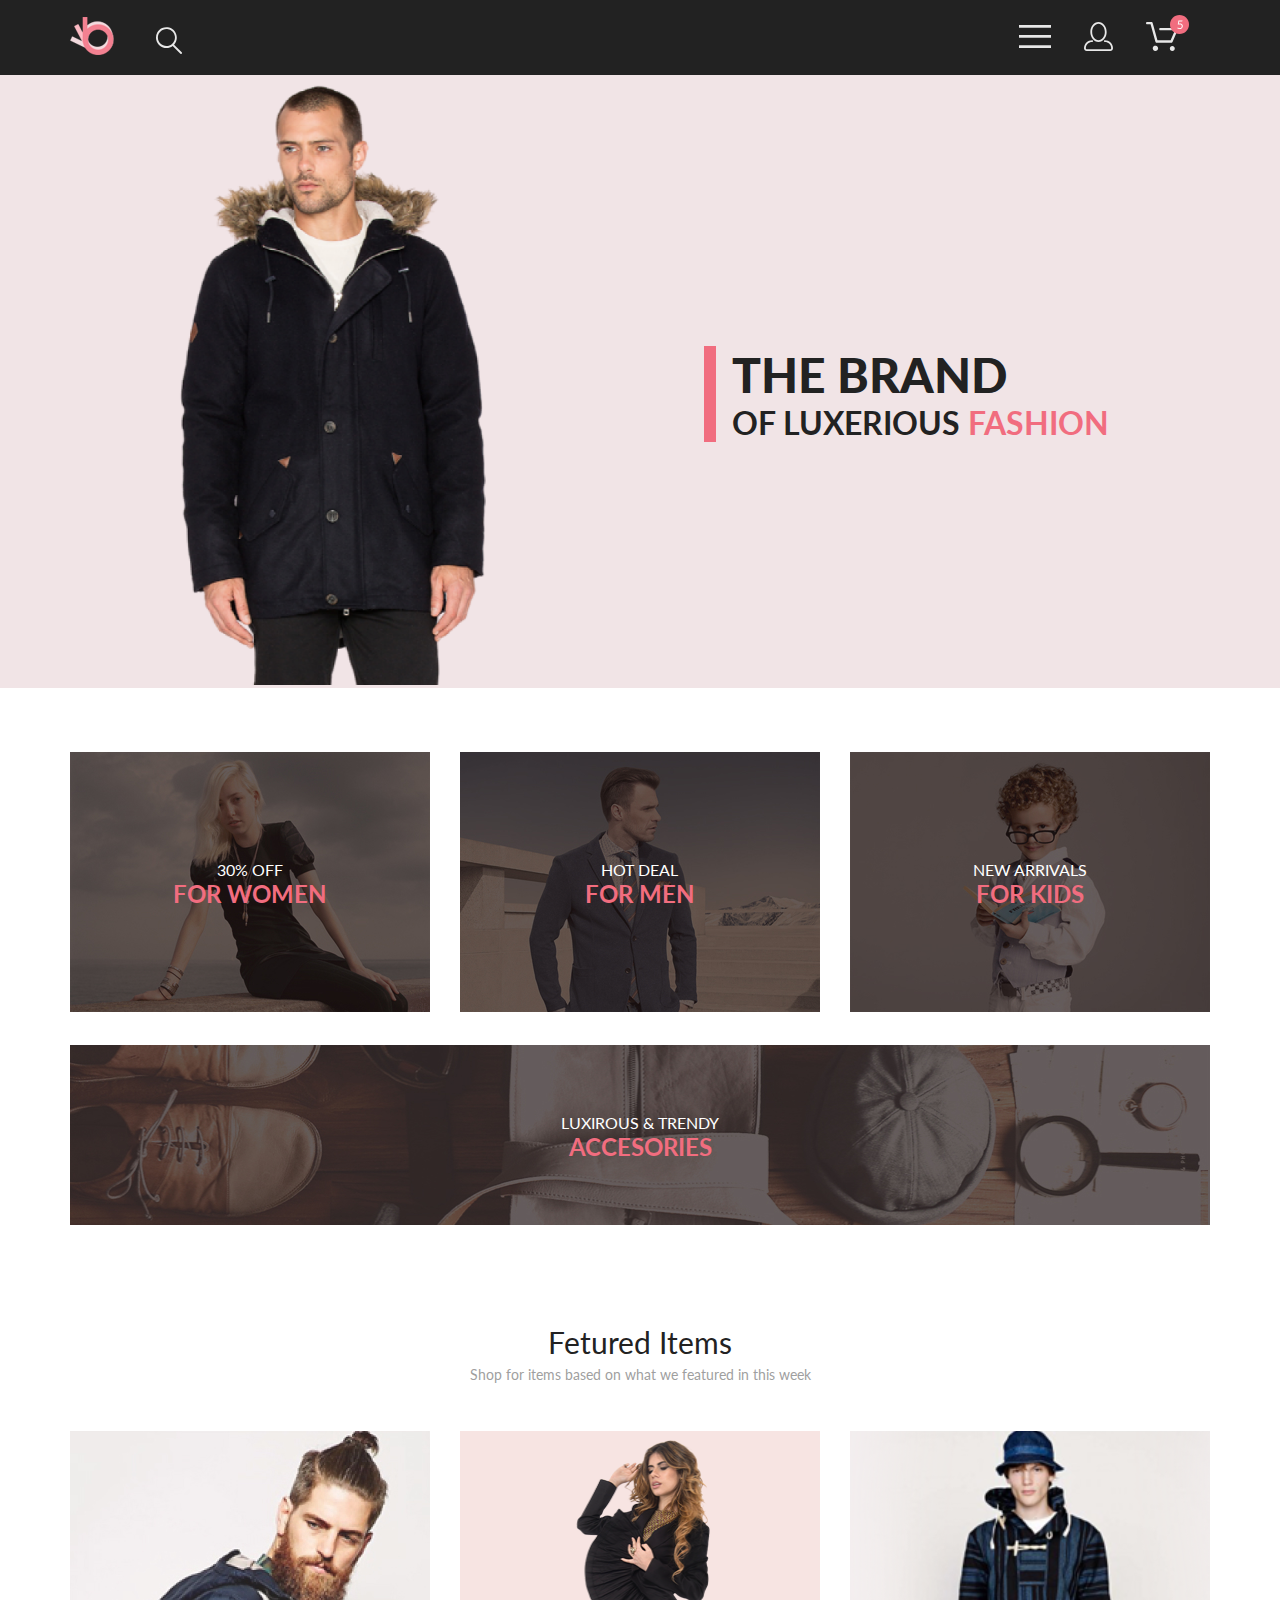
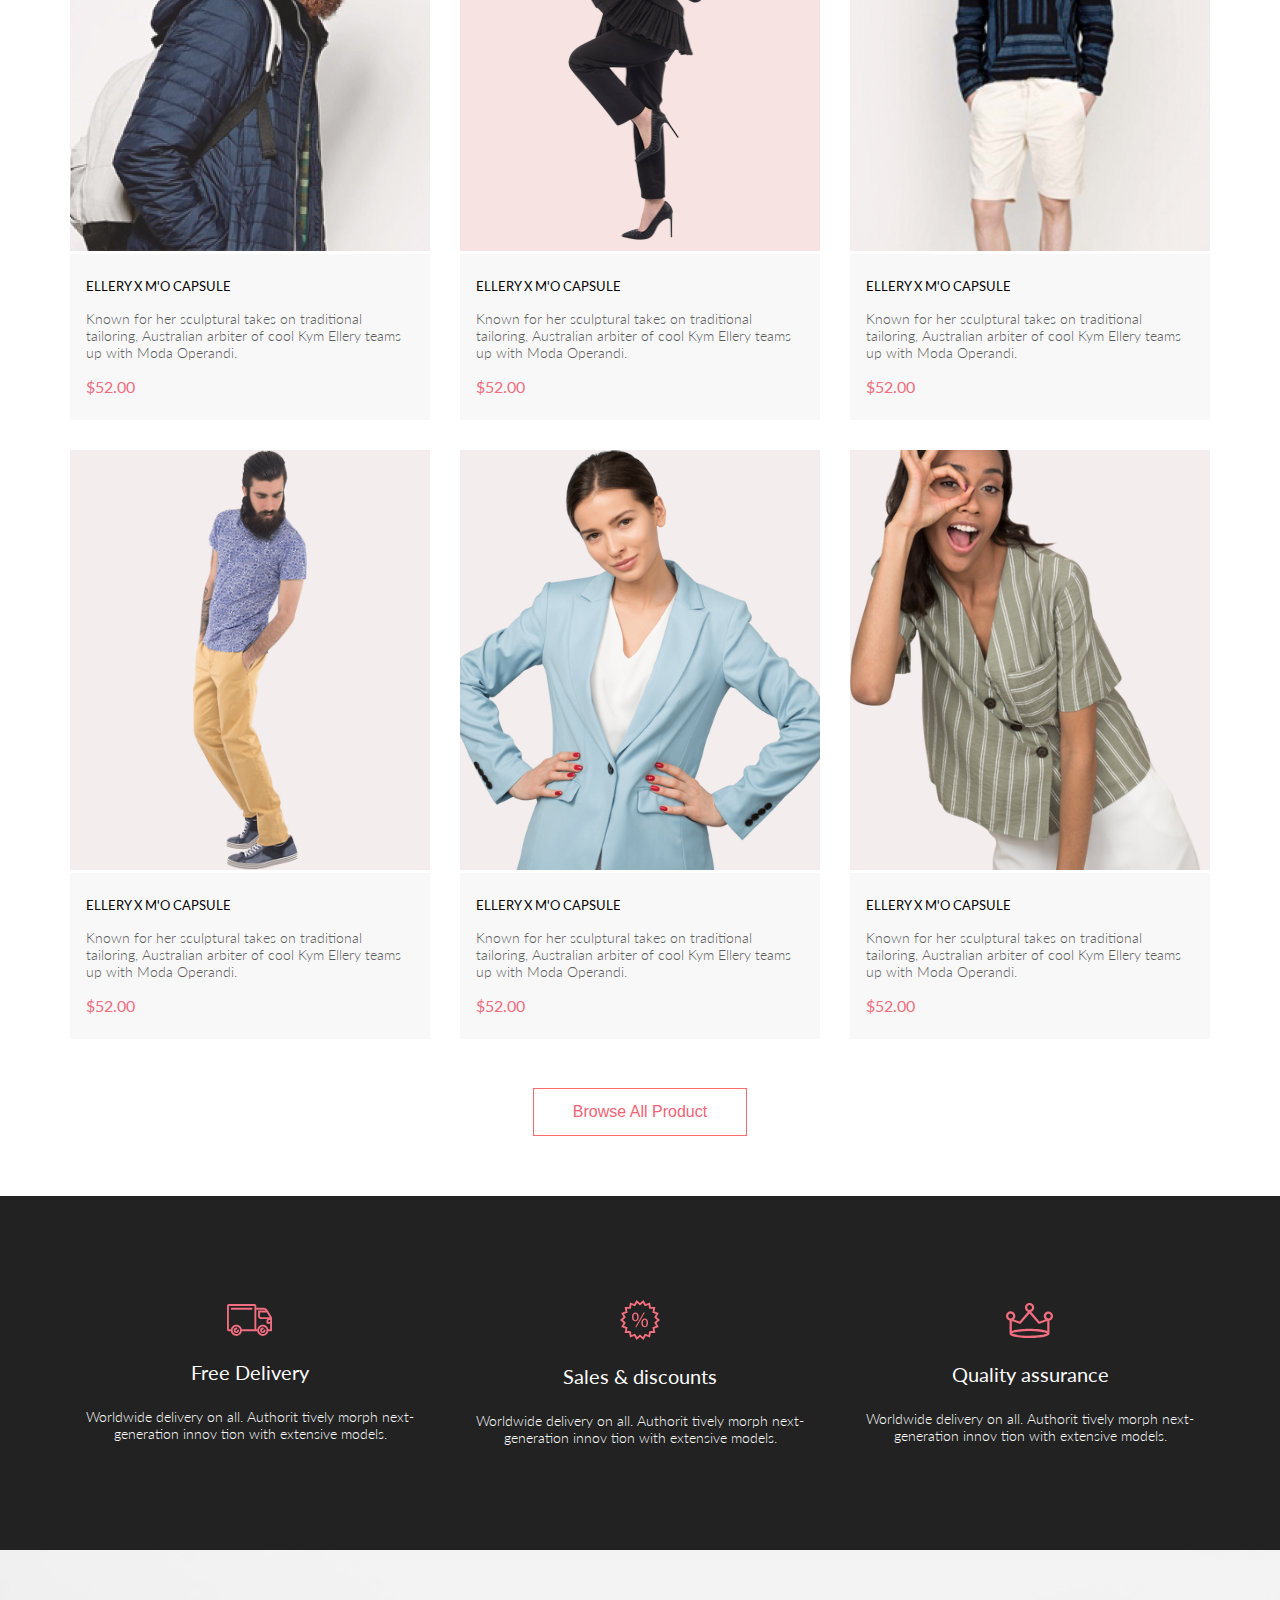
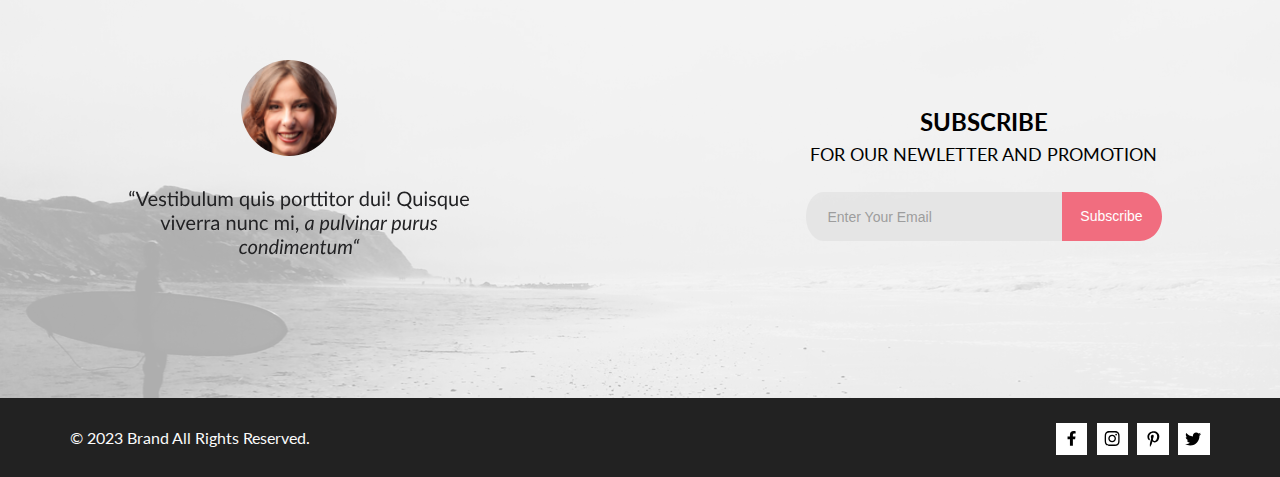
<file: newProject/main.html>
<!DOCTYPE html>
<html lang="en">

<head>
    <link rel="preconnect" href="https://fonts.googleapis.com">
    <link rel="preconnect" href="https://fonts.gstatic.com" crossorigin>
    <link href="https://fonts.googleapis.com/css2?family=Lato:wght@300;400;700;900&display=swap" rel="stylesheet">
    <meta charset="UTF-8">
    <meta http-equiv="X-UA-Compatible" content="IE=edge">
    <meta name="viewport" content="width=device-width, initial-scale=1.0">
    <title>Document</title>
    <link rel="stylesheet" href="style.css">
</head>

<body>
    <div class="top">
        <header class="header center">
            <div class="header__left">
                <a class="header_main" href="index.html"><img src="img/logo.png" alt="logo"></a>
                <a class="header_search" href="#"><img src="img/search.svg" alt="search"></a>
            </div>
            <nav class="header__right">
                <a class="header__link-site" href="menu.html"><img src="img/menu.svg" alt="menu"></a>
                <a class="header__link-site reg" href="registration.html"><img src="img/reg.svg" alt="reg"></a>
                <a class="header__link-site cart" href="cart.html"><img src="img/cart.svg" alt="cart"> <svg width="19"
                        height="19" transform='translate(-12 -17)' viewBox="0 0 19 19" fill="none"
                        xmlns="http://www.w3.org/2000/svg">
                        <path
                            d="M9.49988 19C14.7466 19 18.9999 14.7467 18.9999 9.5C18.9999 4.25329 14.7466 0 9.49988 0C4.25317 0 -0.00012207 4.25329 -0.00012207 9.5C-0.00012207 14.7467 4.25317 19 9.49988 19Z"
                            fill="#F16D7F" />
                    </svg>
                    <svg width="6" height="10" transform='translate(-28 -21)' viewBox="0 0 6 10" fill="none"
                        xmlns="http://www.w3.org/2000/svg">
                        <path
                            d="M1.81189 3.648C2.25989 3.552 2.67189 3.504 3.04789 3.504C3.49589 3.504 3.89189 3.57 4.23589 3.702C4.57989 3.834 4.86589 4.016 5.09389 4.248C5.32589 4.48 5.49989 4.754 5.61589 5.07C5.73589 5.386 5.79589 5.73 5.79589 6.102C5.79589 6.558 5.71589 6.97 5.55589 7.338C5.39989 7.706 5.18189 8.022 4.90189 8.286C4.62589 8.546 4.29989 8.746 3.92389 8.886C3.54789 9.026 3.14189 9.096 2.70589 9.096C2.45389 9.096 2.21189 9.07 1.97989 9.018C1.74789 8.97 1.52989 8.904 1.32589 8.82C1.12589 8.736 0.939893 8.64 0.767893 8.532C0.595893 8.424 0.443893 8.31 0.311893 8.19L0.641893 7.734C0.713893 7.63 0.807893 7.578 0.923893 7.578C1.00389 7.578 1.09389 7.61 1.19389 7.674C1.29389 7.734 1.41589 7.802 1.55989 7.878C1.70389 7.954 1.87189 8.024 2.06389 8.088C2.25989 8.148 2.49189 8.178 2.75989 8.178C3.05989 8.178 3.32989 8.13 3.56989 8.034C3.80989 7.938 4.01589 7.802 4.18789 7.626C4.35989 7.446 4.49189 7.232 4.58389 6.984C4.67589 6.736 4.72189 6.458 4.72189 6.15C4.72189 5.882 4.68189 5.64 4.60189 5.424C4.52589 5.208 4.40789 5.024 4.24789 4.872C4.09189 4.72 3.89589 4.602 3.65989 4.518C3.42389 4.434 3.14789 4.392 2.83189 4.392C2.61589 4.392 2.38989 4.41 2.15389 4.446C1.92189 4.482 1.68389 4.54 1.43989 4.62L0.767893 4.422L1.45789 0.401999H5.53189V0.87C5.53189 1.022 5.48389 1.148 5.38789 1.248C5.29589 1.344 5.13589 1.392 4.90789 1.392H2.20789L1.81189 3.648Z"
                            fill="white" />
                    </svg>

                </a>
            </nav>
        </header>
        <section class="promo">
            <div class="promo__img">
                <img class="promo__img__photo" src="img/promo.png" alt="photo promo">
            </div>
            <div class="promo__content">
                <div class="promo__info">
                    <h1 class="promo__title">THE BRAND</h1>
                    <h2 class="promo__heading">OF LUXERIOUS <span class="colortext">FASHION</span></h2>
                </div>
            </div>
        </section>
        <section class="sale center">
            <div class="sale__item">
                <img class="sale__item__img" src="img/si1.jpg" alt="sale image">
                <div class="sale__content">
                    <p class="sale__text">30% OFF</p>
                    <h3 class="sale__heading">FOR WOMEN</h3>
                </div>
            </div>
            <div class="sale__item">
                <img class="sale__item__img" src="img/si2.jpg" alt="sale image">
                <div class="sale__content">
                    <p class="sale__text">HOT DEAL</p>
                    <h3 class="sale__heading">FOR MEN</h3>
                </div>
            </div>
            <div class="sale__item">
                <img class="sale__item__img" src="img/si3.jpg" alt="sale image">
                <div class="sale__content">
                    <p class="sale__text">NEW ARRIVALS</p>
                    <h3 class="sale__heading">FOR KIDS</h3>
                </div>
            </div>
            <div class="sale__item sale__item_big">
                <img class="sale__item__img img_big" src="img/sibig.jpg" alt="sale image">
                <div class="sale__content sale__content_big">
                    <p class="sale__text">LUXIROUS & TRENDY</p>
                    <h3 class="sale__heading">ACCESORIES</h3>
                </div>
            </div>
        </section>
        <section class="mainPage_product-box center">
            <h2 class="mainPage_product-box__heading">Fetured Items</h2>
            <p class="mainPage_product-box__text">Shop for items based on what we featured in this week</p>
            <div class="mainPage_product-box__content">
                <div class="mainPage_product">
                    <img class="mainPage_product__img" src="img/product1.jpg" alt="">
                    <div class="mainPage_product__content">
                        <a href="product.html" class="mainPage_product__heading">ELLERY X M'O CAPSULE</a>
                        <p class="mainPage_product__text">Known for her sculptural takes on traditional tailoring, Australian
                            arbiter
                            of cool Kym Ellery teams up with Moda Operandi.</p>
                        <p class="mainPage_product__price">$52.00</p>
                    </div>
                    <a href="#" class="mainPage_product__add"><svg width="27" height="25" viewBox="0 0 27 25" fill="none"
                            xmlns="http://www.w3.org/2000/svg">
                            <path
                                d="M21.9509 23.2667H21.8386C21.2294 23.2667 20.7177 22.7671 20.6735 22.1294C20.629 21.4607 21.1175 20.8785 21.7626 20.8346C21.788 20.8329 21.8145 20.832 21.8405 20.832C22.4575 20.832 22.9743 21.3219 23.0201 21.9487C23.0319 22.1971 22.9914 22.5514 22.736 22.8439L22.73 22.8507L22.7242 22.8575C22.5275 23.0912 22.2607 23.2321 21.9509 23.2667ZM8.21887 23.2604C7.5683 23.2604 7.03906 22.7174 7.03906 22.05C7.03906 21.3832 7.5683 20.8406 8.21887 20.8406C8.86945 20.8406 9.39868 21.3832 9.39868 22.05C9.39868 22.7174 8.86945 23.2604 8.21887 23.2604Z"
                                fill="white" />
                            <path
                                d="M21.876 22.2662C21.921 22.2549 21.9423 22.2339 21.96 22.2129C21.9678 22.2037 21.9756 22.1946 21.9835 22.1855C22.02 22.1438 22.0233 22.0553 22.0224 22.0105C22.0092 21.9044 21.9185 21.8315 21.8412 21.8315C21.8375 21.8315 21.8336 21.8317 21.8312 21.8318C21.7531 21.8372 21.6653 21.9409 21.6719 22.0625C21.6813 22.1793 21.7675 22.2662 21.8392 22.2662H21.876ZM8.21954 22.2599C8.31873 22.2599 8.39935 22.1655 8.39935 22.0496C8.39935 21.9341 8.31873 21.8401 8.21954 21.8401C8.12042 21.8401 8.03973 21.9341 8.03973 22.0496C8.03973 22.1655 8.12042 22.2599 8.21954 22.2599ZM21.9995 24.2662C21.9517 24.2662 21.8878 24.2662 21.8392 24.2662C20.7017 24.2662 19.7567 23.3545 19.6765 22.198C19.5964 20.9929 20.4937 19.9183 21.6953 19.8364C21.7441 19.8331 21.7928 19.8315 21.8412 19.8315C22.9799 19.8315 23.9413 20.7324 24.019 21.8884C24.0505 22.4915 23.8741 23.0612 23.4898 23.5012C23.1055 23.9575 22.5764 24.2177 21.9995 24.2662ZM8.21954 24.2599C7.01532 24.2599 6.03973 23.2709 6.03973 22.0496C6.03973 20.8291 7.01532 19.8401 8.21954 19.8401C9.42371 19.8401 10.3994 20.8291 10.3994 22.0496C10.3994 23.2709 9.42371 24.2599 8.21954 24.2599ZM21.1984 17.3938H9.13306C8.70013 17.3938 8.31586 17.1005 8.20331 16.6775L4.27753 2.24768H1.52173C0.993408 2.24768 0.560547 1.80859 0.560547 1.27039C0.560547 0.733032 0.993408 0.292969 1.52173 0.292969H4.99933C5.43134 0.292969 5.81561 0.586304 5.9281 1.01025L9.85394 15.4391H20.5576L24.1144 7.13379H12.2578C11.7286 7.13379 11.2957 6.69373 11.2957 6.15649C11.2957 5.61914 11.7286 5.17908 12.2578 5.17908H25.5886C25.9091 5.17908 26.2141 5.34192 26.3896 5.61914C26.566 5.89539 26.5984 6.23743 26.4697 6.547L22.0795 16.807C21.9193 17.1653 21.5827 17.3938 21.1984 17.3938Z"
                                fill="white" />
                            <path
                                d="M21.876 22.2662C21.921 22.2549 21.9423 22.2339 21.96 22.2129C21.9678 22.2037 21.9756 22.1946 21.9835 22.1855C22.02 22.1438 22.0233 22.0553 22.0224 22.0105C22.0092 21.9044 21.9185 21.8315 21.8412 21.8315C21.8375 21.8315 21.8336 21.8317 21.8312 21.8318C21.7531 21.8372 21.6653 21.9409 21.6719 22.0625C21.6813 22.1793 21.7675 22.2662 21.8392 22.2662H21.876ZM8.21954 22.2599C8.31873 22.2599 8.39935 22.1655 8.39935 22.0496C8.39935 21.9341 8.31873 21.8401 8.21954 21.8401C8.12042 21.8401 8.03973 21.9341 8.03973 22.0496C8.03973 22.1655 8.12042 22.2599 8.21954 22.2599ZM21.9995 24.2662C21.9517 24.2662 21.8878 24.2662 21.8392 24.2662C20.7017 24.2662 19.7567 23.3545 19.6765 22.198C19.5964 20.9929 20.4937 19.9183 21.6953 19.8364C21.7441 19.8331 21.7928 19.8315 21.8412 19.8315C22.9799 19.8315 23.9413 20.7324 24.019 21.8884C24.0505 22.4915 23.8741 23.0612 23.4898 23.5012C23.1055 23.9575 22.5764 24.2177 21.9995 24.2662ZM8.21954 24.2599C7.01532 24.2599 6.03973 23.2709 6.03973 22.0496C6.03973 20.8291 7.01532 19.8401 8.21954 19.8401C9.42371 19.8401 10.3994 20.8291 10.3994 22.0496C10.3994 23.2709 9.42371 24.2599 8.21954 24.2599ZM21.1984 17.3938H9.13306C8.70013 17.3938 8.31586 17.1005 8.20331 16.6775L4.27753 2.24768H1.52173C0.993408 2.24768 0.560547 1.80859 0.560547 1.27039C0.560547 0.733032 0.993408 0.292969 1.52173 0.292969H4.99933C5.43134 0.292969 5.81561 0.586304 5.9281 1.01025L9.85394 15.4391H20.5576L24.1144 7.13379H12.2578C11.7286 7.13379 11.2957 6.69373 11.2957 6.15649C11.2957 5.61914 11.7286 5.17908 12.2578 5.17908H25.5886C25.9091 5.17908 26.2141 5.34192 26.3896 5.61914C26.566 5.89539 26.5984 6.23743 26.4697 6.547L22.0795 16.807C21.9193 17.1653 21.5827 17.3938 21.1984 17.3938Z"
                                fill="white" />
                        </svg>
                        Add to Cart</a>
                </div>
                <div class="mainPage_product mainPage_product2">
                    <img class="mainPage_product2_img" src="img/Product2.svg" alt="">
                    <div class="mainPage_product__content">
                        <a href="product.html" class="mainPage_product__heading">ELLERY X M'O CAPSULE</a>
                        <p class="mainPage_product__text">Known for her sculptural takes on traditional tailoring, Australian
                            arbiter
                            of cool Kym Ellery teams up with Moda Operandi.</p>
                        <p class="mainPage_product__price">$52.00</p>
                    </div>
                    <a href="#" class="mainPage_product__add"><svg width="27" height="25" viewBox="0 0 27 25" fill="none"
                            xmlns="http://www.w3.org/2000/svg">
                            <path
                                d="M21.9509 23.2667H21.8386C21.2294 23.2667 20.7177 22.7671 20.6735 22.1294C20.629 21.4607 21.1175 20.8785 21.7626 20.8346C21.788 20.8329 21.8145 20.832 21.8405 20.832C22.4575 20.832 22.9743 21.3219 23.0201 21.9487C23.0319 22.1971 22.9914 22.5514 22.736 22.8439L22.73 22.8507L22.7242 22.8575C22.5275 23.0912 22.2607 23.2321 21.9509 23.2667ZM8.21887 23.2604C7.5683 23.2604 7.03906 22.7174 7.03906 22.05C7.03906 21.3832 7.5683 20.8406 8.21887 20.8406C8.86945 20.8406 9.39868 21.3832 9.39868 22.05C9.39868 22.7174 8.86945 23.2604 8.21887 23.2604Z"
                                fill="white" />
                            <path
                                d="M21.876 22.2662C21.921 22.2549 21.9423 22.2339 21.96 22.2129C21.9678 22.2037 21.9756 22.1946 21.9835 22.1855C22.02 22.1438 22.0233 22.0553 22.0224 22.0105C22.0092 21.9044 21.9185 21.8315 21.8412 21.8315C21.8375 21.8315 21.8336 21.8317 21.8312 21.8318C21.7531 21.8372 21.6653 21.9409 21.6719 22.0625C21.6813 22.1793 21.7675 22.2662 21.8392 22.2662H21.876ZM8.21954 22.2599C8.31873 22.2599 8.39935 22.1655 8.39935 22.0496C8.39935 21.9341 8.31873 21.8401 8.21954 21.8401C8.12042 21.8401 8.03973 21.9341 8.03973 22.0496C8.03973 22.1655 8.12042 22.2599 8.21954 22.2599ZM21.9995 24.2662C21.9517 24.2662 21.8878 24.2662 21.8392 24.2662C20.7017 24.2662 19.7567 23.3545 19.6765 22.198C19.5964 20.9929 20.4937 19.9183 21.6953 19.8364C21.7441 19.8331 21.7928 19.8315 21.8412 19.8315C22.9799 19.8315 23.9413 20.7324 24.019 21.8884C24.0505 22.4915 23.8741 23.0612 23.4898 23.5012C23.1055 23.9575 22.5764 24.2177 21.9995 24.2662ZM8.21954 24.2599C7.01532 24.2599 6.03973 23.2709 6.03973 22.0496C6.03973 20.8291 7.01532 19.8401 8.21954 19.8401C9.42371 19.8401 10.3994 20.8291 10.3994 22.0496C10.3994 23.2709 9.42371 24.2599 8.21954 24.2599ZM21.1984 17.3938H9.13306C8.70013 17.3938 8.31586 17.1005 8.20331 16.6775L4.27753 2.24768H1.52173C0.993408 2.24768 0.560547 1.80859 0.560547 1.27039C0.560547 0.733032 0.993408 0.292969 1.52173 0.292969H4.99933C5.43134 0.292969 5.81561 0.586304 5.9281 1.01025L9.85394 15.4391H20.5576L24.1144 7.13379H12.2578C11.7286 7.13379 11.2957 6.69373 11.2957 6.15649C11.2957 5.61914 11.7286 5.17908 12.2578 5.17908H25.5886C25.9091 5.17908 26.2141 5.34192 26.3896 5.61914C26.566 5.89539 26.5984 6.23743 26.4697 6.547L22.0795 16.807C21.9193 17.1653 21.5827 17.3938 21.1984 17.3938Z"
                                fill="white" />
                            <path
                                d="M21.876 22.2662C21.921 22.2549 21.9423 22.2339 21.96 22.2129C21.9678 22.2037 21.9756 22.1946 21.9835 22.1855C22.02 22.1438 22.0233 22.0553 22.0224 22.0105C22.0092 21.9044 21.9185 21.8315 21.8412 21.8315C21.8375 21.8315 21.8336 21.8317 21.8312 21.8318C21.7531 21.8372 21.6653 21.9409 21.6719 22.0625C21.6813 22.1793 21.7675 22.2662 21.8392 22.2662H21.876ZM8.21954 22.2599C8.31873 22.2599 8.39935 22.1655 8.39935 22.0496C8.39935 21.9341 8.31873 21.8401 8.21954 21.8401C8.12042 21.8401 8.03973 21.9341 8.03973 22.0496C8.03973 22.1655 8.12042 22.2599 8.21954 22.2599ZM21.9995 24.2662C21.9517 24.2662 21.8878 24.2662 21.8392 24.2662C20.7017 24.2662 19.7567 23.3545 19.6765 22.198C19.5964 20.9929 20.4937 19.9183 21.6953 19.8364C21.7441 19.8331 21.7928 19.8315 21.8412 19.8315C22.9799 19.8315 23.9413 20.7324 24.019 21.8884C24.0505 22.4915 23.8741 23.0612 23.4898 23.5012C23.1055 23.9575 22.5764 24.2177 21.9995 24.2662ZM8.21954 24.2599C7.01532 24.2599 6.03973 23.2709 6.03973 22.0496C6.03973 20.8291 7.01532 19.8401 8.21954 19.8401C9.42371 19.8401 10.3994 20.8291 10.3994 22.0496C10.3994 23.2709 9.42371 24.2599 8.21954 24.2599ZM21.1984 17.3938H9.13306C8.70013 17.3938 8.31586 17.1005 8.20331 16.6775L4.27753 2.24768H1.52173C0.993408 2.24768 0.560547 1.80859 0.560547 1.27039C0.560547 0.733032 0.993408 0.292969 1.52173 0.292969H4.99933C5.43134 0.292969 5.81561 0.586304 5.9281 1.01025L9.85394 15.4391H20.5576L24.1144 7.13379H12.2578C11.7286 7.13379 11.2957 6.69373 11.2957 6.15649C11.2957 5.61914 11.7286 5.17908 12.2578 5.17908H25.5886C25.9091 5.17908 26.2141 5.34192 26.3896 5.61914C26.566 5.89539 26.5984 6.23743 26.4697 6.547L22.0795 16.807C21.9193 17.1653 21.5827 17.3938 21.1984 17.3938Z"
                                fill="white" />
                        </svg>
                        Add to Cart</a>
                </div>
                <div class="mainPage_product">
                    <img class="mainPage_product__img" src="img/Product3.svg" alt="">
                    <div class="mainPage_product__content">
                        <a href="product.html" class="mainPage_product__heading">ELLERY X M'O CAPSULE</a>
                        <p class="mainPage_product__text">Known for her sculptural takes on traditional tailoring, Australian
                            arbiter
                            of cool Kym Ellery teams up with Moda Operandi.</p>
                        <p class="mainPage_product__price">$52.00</p>
                    </div>
                    <a href="#" class="mainPage_product__add"><svg width="27" height="25" viewBox="0 0 27 25" fill="none"
                            xmlns="http://www.w3.org/2000/svg">
                            <path
                                d="M21.9509 23.2667H21.8386C21.2294 23.2667 20.7177 22.7671 20.6735 22.1294C20.629 21.4607 21.1175 20.8785 21.7626 20.8346C21.788 20.8329 21.8145 20.832 21.8405 20.832C22.4575 20.832 22.9743 21.3219 23.0201 21.9487C23.0319 22.1971 22.9914 22.5514 22.736 22.8439L22.73 22.8507L22.7242 22.8575C22.5275 23.0912 22.2607 23.2321 21.9509 23.2667ZM8.21887 23.2604C7.5683 23.2604 7.03906 22.7174 7.03906 22.05C7.03906 21.3832 7.5683 20.8406 8.21887 20.8406C8.86945 20.8406 9.39868 21.3832 9.39868 22.05C9.39868 22.7174 8.86945 23.2604 8.21887 23.2604Z"
                                fill="white" />
                            <path
                                d="M21.876 22.2662C21.921 22.2549 21.9423 22.2339 21.96 22.2129C21.9678 22.2037 21.9756 22.1946 21.9835 22.1855C22.02 22.1438 22.0233 22.0553 22.0224 22.0105C22.0092 21.9044 21.9185 21.8315 21.8412 21.8315C21.8375 21.8315 21.8336 21.8317 21.8312 21.8318C21.7531 21.8372 21.6653 21.9409 21.6719 22.0625C21.6813 22.1793 21.7675 22.2662 21.8392 22.2662H21.876ZM8.21954 22.2599C8.31873 22.2599 8.39935 22.1655 8.39935 22.0496C8.39935 21.9341 8.31873 21.8401 8.21954 21.8401C8.12042 21.8401 8.03973 21.9341 8.03973 22.0496C8.03973 22.1655 8.12042 22.2599 8.21954 22.2599ZM21.9995 24.2662C21.9517 24.2662 21.8878 24.2662 21.8392 24.2662C20.7017 24.2662 19.7567 23.3545 19.6765 22.198C19.5964 20.9929 20.4937 19.9183 21.6953 19.8364C21.7441 19.8331 21.7928 19.8315 21.8412 19.8315C22.9799 19.8315 23.9413 20.7324 24.019 21.8884C24.0505 22.4915 23.8741 23.0612 23.4898 23.5012C23.1055 23.9575 22.5764 24.2177 21.9995 24.2662ZM8.21954 24.2599C7.01532 24.2599 6.03973 23.2709 6.03973 22.0496C6.03973 20.8291 7.01532 19.8401 8.21954 19.8401C9.42371 19.8401 10.3994 20.8291 10.3994 22.0496C10.3994 23.2709 9.42371 24.2599 8.21954 24.2599ZM21.1984 17.3938H9.13306C8.70013 17.3938 8.31586 17.1005 8.20331 16.6775L4.27753 2.24768H1.52173C0.993408 2.24768 0.560547 1.80859 0.560547 1.27039C0.560547 0.733032 0.993408 0.292969 1.52173 0.292969H4.99933C5.43134 0.292969 5.81561 0.586304 5.9281 1.01025L9.85394 15.4391H20.5576L24.1144 7.13379H12.2578C11.7286 7.13379 11.2957 6.69373 11.2957 6.15649C11.2957 5.61914 11.7286 5.17908 12.2578 5.17908H25.5886C25.9091 5.17908 26.2141 5.34192 26.3896 5.61914C26.566 5.89539 26.5984 6.23743 26.4697 6.547L22.0795 16.807C21.9193 17.1653 21.5827 17.3938 21.1984 17.3938Z"
                                fill="white" />
                            <path
                                d="M21.876 22.2662C21.921 22.2549 21.9423 22.2339 21.96 22.2129C21.9678 22.2037 21.9756 22.1946 21.9835 22.1855C22.02 22.1438 22.0233 22.0553 22.0224 22.0105C22.0092 21.9044 21.9185 21.8315 21.8412 21.8315C21.8375 21.8315 21.8336 21.8317 21.8312 21.8318C21.7531 21.8372 21.6653 21.9409 21.6719 22.0625C21.6813 22.1793 21.7675 22.2662 21.8392 22.2662H21.876ZM8.21954 22.2599C8.31873 22.2599 8.39935 22.1655 8.39935 22.0496C8.39935 21.9341 8.31873 21.8401 8.21954 21.8401C8.12042 21.8401 8.03973 21.9341 8.03973 22.0496C8.03973 22.1655 8.12042 22.2599 8.21954 22.2599ZM21.9995 24.2662C21.9517 24.2662 21.8878 24.2662 21.8392 24.2662C20.7017 24.2662 19.7567 23.3545 19.6765 22.198C19.5964 20.9929 20.4937 19.9183 21.6953 19.8364C21.7441 19.8331 21.7928 19.8315 21.8412 19.8315C22.9799 19.8315 23.9413 20.7324 24.019 21.8884C24.0505 22.4915 23.8741 23.0612 23.4898 23.5012C23.1055 23.9575 22.5764 24.2177 21.9995 24.2662ZM8.21954 24.2599C7.01532 24.2599 6.03973 23.2709 6.03973 22.0496C6.03973 20.8291 7.01532 19.8401 8.21954 19.8401C9.42371 19.8401 10.3994 20.8291 10.3994 22.0496C10.3994 23.2709 9.42371 24.2599 8.21954 24.2599ZM21.1984 17.3938H9.13306C8.70013 17.3938 8.31586 17.1005 8.20331 16.6775L4.27753 2.24768H1.52173C0.993408 2.24768 0.560547 1.80859 0.560547 1.27039C0.560547 0.733032 0.993408 0.292969 1.52173 0.292969H4.99933C5.43134 0.292969 5.81561 0.586304 5.9281 1.01025L9.85394 15.4391H20.5576L24.1144 7.13379H12.2578C11.7286 7.13379 11.2957 6.69373 11.2957 6.15649C11.2957 5.61914 11.7286 5.17908 12.2578 5.17908H25.5886C25.9091 5.17908 26.2141 5.34192 26.3896 5.61914C26.566 5.89539 26.5984 6.23743 26.4697 6.547L22.0795 16.807C21.9193 17.1653 21.5827 17.3938 21.1984 17.3938Z"
                                fill="white" />
                        </svg>
                        Add to Cart</a>
                </div>
                <div class="mainPage_product">
                    <img class="mainPage_product__img" src="img/Product4.svg" alt="">
                    <div class="mainPage_product__content">
                        <a href="product.html" class="mainPage_product__heading">ELLERY X M'O CAPSULE</a>
                        <p class="mainPage_product__text">Known for her sculptural takes on traditional tailoring, Australian
                            arbiter
                            of cool Kym Ellery teams up with Moda Operandi.</p>
                        <p class="mainPage_product__price">$52.00</p>
                    </div>
                    <a href="#" class="mainPage_product__add"><svg width="27" height="25" viewBox="0 0 27 25" fill="none"
                            xmlns="http://www.w3.org/2000/svg">
                            <path
                                d="M21.9509 23.2667H21.8386C21.2294 23.2667 20.7177 22.7671 20.6735 22.1294C20.629 21.4607 21.1175 20.8785 21.7626 20.8346C21.788 20.8329 21.8145 20.832 21.8405 20.832C22.4575 20.832 22.9743 21.3219 23.0201 21.9487C23.0319 22.1971 22.9914 22.5514 22.736 22.8439L22.73 22.8507L22.7242 22.8575C22.5275 23.0912 22.2607 23.2321 21.9509 23.2667ZM8.21887 23.2604C7.5683 23.2604 7.03906 22.7174 7.03906 22.05C7.03906 21.3832 7.5683 20.8406 8.21887 20.8406C8.86945 20.8406 9.39868 21.3832 9.39868 22.05C9.39868 22.7174 8.86945 23.2604 8.21887 23.2604Z"
                                fill="white" />
                            <path
                                d="M21.876 22.2662C21.921 22.2549 21.9423 22.2339 21.96 22.2129C21.9678 22.2037 21.9756 22.1946 21.9835 22.1855C22.02 22.1438 22.0233 22.0553 22.0224 22.0105C22.0092 21.9044 21.9185 21.8315 21.8412 21.8315C21.8375 21.8315 21.8336 21.8317 21.8312 21.8318C21.7531 21.8372 21.6653 21.9409 21.6719 22.0625C21.6813 22.1793 21.7675 22.2662 21.8392 22.2662H21.876ZM8.21954 22.2599C8.31873 22.2599 8.39935 22.1655 8.39935 22.0496C8.39935 21.9341 8.31873 21.8401 8.21954 21.8401C8.12042 21.8401 8.03973 21.9341 8.03973 22.0496C8.03973 22.1655 8.12042 22.2599 8.21954 22.2599ZM21.9995 24.2662C21.9517 24.2662 21.8878 24.2662 21.8392 24.2662C20.7017 24.2662 19.7567 23.3545 19.6765 22.198C19.5964 20.9929 20.4937 19.9183 21.6953 19.8364C21.7441 19.8331 21.7928 19.8315 21.8412 19.8315C22.9799 19.8315 23.9413 20.7324 24.019 21.8884C24.0505 22.4915 23.8741 23.0612 23.4898 23.5012C23.1055 23.9575 22.5764 24.2177 21.9995 24.2662ZM8.21954 24.2599C7.01532 24.2599 6.03973 23.2709 6.03973 22.0496C6.03973 20.8291 7.01532 19.8401 8.21954 19.8401C9.42371 19.8401 10.3994 20.8291 10.3994 22.0496C10.3994 23.2709 9.42371 24.2599 8.21954 24.2599ZM21.1984 17.3938H9.13306C8.70013 17.3938 8.31586 17.1005 8.20331 16.6775L4.27753 2.24768H1.52173C0.993408 2.24768 0.560547 1.80859 0.560547 1.27039C0.560547 0.733032 0.993408 0.292969 1.52173 0.292969H4.99933C5.43134 0.292969 5.81561 0.586304 5.9281 1.01025L9.85394 15.4391H20.5576L24.1144 7.13379H12.2578C11.7286 7.13379 11.2957 6.69373 11.2957 6.15649C11.2957 5.61914 11.7286 5.17908 12.2578 5.17908H25.5886C25.9091 5.17908 26.2141 5.34192 26.3896 5.61914C26.566 5.89539 26.5984 6.23743 26.4697 6.547L22.0795 16.807C21.9193 17.1653 21.5827 17.3938 21.1984 17.3938Z"
                                fill="white" />
                            <path
                                d="M21.876 22.2662C21.921 22.2549 21.9423 22.2339 21.96 22.2129C21.9678 22.2037 21.9756 22.1946 21.9835 22.1855C22.02 22.1438 22.0233 22.0553 22.0224 22.0105C22.0092 21.9044 21.9185 21.8315 21.8412 21.8315C21.8375 21.8315 21.8336 21.8317 21.8312 21.8318C21.7531 21.8372 21.6653 21.9409 21.6719 22.0625C21.6813 22.1793 21.7675 22.2662 21.8392 22.2662H21.876ZM8.21954 22.2599C8.31873 22.2599 8.39935 22.1655 8.39935 22.0496C8.39935 21.9341 8.31873 21.8401 8.21954 21.8401C8.12042 21.8401 8.03973 21.9341 8.03973 22.0496C8.03973 22.1655 8.12042 22.2599 8.21954 22.2599ZM21.9995 24.2662C21.9517 24.2662 21.8878 24.2662 21.8392 24.2662C20.7017 24.2662 19.7567 23.3545 19.6765 22.198C19.5964 20.9929 20.4937 19.9183 21.6953 19.8364C21.7441 19.8331 21.7928 19.8315 21.8412 19.8315C22.9799 19.8315 23.9413 20.7324 24.019 21.8884C24.0505 22.4915 23.8741 23.0612 23.4898 23.5012C23.1055 23.9575 22.5764 24.2177 21.9995 24.2662ZM8.21954 24.2599C7.01532 24.2599 6.03973 23.2709 6.03973 22.0496C6.03973 20.8291 7.01532 19.8401 8.21954 19.8401C9.42371 19.8401 10.3994 20.8291 10.3994 22.0496C10.3994 23.2709 9.42371 24.2599 8.21954 24.2599ZM21.1984 17.3938H9.13306C8.70013 17.3938 8.31586 17.1005 8.20331 16.6775L4.27753 2.24768H1.52173C0.993408 2.24768 0.560547 1.80859 0.560547 1.27039C0.560547 0.733032 0.993408 0.292969 1.52173 0.292969H4.99933C5.43134 0.292969 5.81561 0.586304 5.9281 1.01025L9.85394 15.4391H20.5576L24.1144 7.13379H12.2578C11.7286 7.13379 11.2957 6.69373 11.2957 6.15649C11.2957 5.61914 11.7286 5.17908 12.2578 5.17908H25.5886C25.9091 5.17908 26.2141 5.34192 26.3896 5.61914C26.566 5.89539 26.5984 6.23743 26.4697 6.547L22.0795 16.807C21.9193 17.1653 21.5827 17.3938 21.1984 17.3938Z"
                                fill="white" />
                        </svg>
                        Add to Cart</a>
                </div>
                <div class="mainPage_product">
                    <img class="mainPage_product__img" src="img/Product5.svg" alt="">
                    <div class="mainPage_product__content">
                        <a href="product.html" class="mainPage_product__heading">ELLERY X M'O CAPSULE</a>
                        <p class="mainPage_product__text">Known for her sculptural takes on traditional tailoring, Australian
                            arbiter
                            of cool Kym Ellery teams up with Moda Operandi.</p>
                        <p class="mainPage_product__price">$52.00</p>
                    </div>
                    <a href="#" class="mainPage_product__add"><svg width="27" height="25" viewBox="0 0 27 25" fill="none"
                            xmlns="http://www.w3.org/2000/svg">
                            <path
                                d="M21.9509 23.2667H21.8386C21.2294 23.2667 20.7177 22.7671 20.6735 22.1294C20.629 21.4607 21.1175 20.8785 21.7626 20.8346C21.788 20.8329 21.8145 20.832 21.8405 20.832C22.4575 20.832 22.9743 21.3219 23.0201 21.9487C23.0319 22.1971 22.9914 22.5514 22.736 22.8439L22.73 22.8507L22.7242 22.8575C22.5275 23.0912 22.2607 23.2321 21.9509 23.2667ZM8.21887 23.2604C7.5683 23.2604 7.03906 22.7174 7.03906 22.05C7.03906 21.3832 7.5683 20.8406 8.21887 20.8406C8.86945 20.8406 9.39868 21.3832 9.39868 22.05C9.39868 22.7174 8.86945 23.2604 8.21887 23.2604Z"
                                fill="white" />
                            <path
                                d="M21.876 22.2662C21.921 22.2549 21.9423 22.2339 21.96 22.2129C21.9678 22.2037 21.9756 22.1946 21.9835 22.1855C22.02 22.1438 22.0233 22.0553 22.0224 22.0105C22.0092 21.9044 21.9185 21.8315 21.8412 21.8315C21.8375 21.8315 21.8336 21.8317 21.8312 21.8318C21.7531 21.8372 21.6653 21.9409 21.6719 22.0625C21.6813 22.1793 21.7675 22.2662 21.8392 22.2662H21.876ZM8.21954 22.2599C8.31873 22.2599 8.39935 22.1655 8.39935 22.0496C8.39935 21.9341 8.31873 21.8401 8.21954 21.8401C8.12042 21.8401 8.03973 21.9341 8.03973 22.0496C8.03973 22.1655 8.12042 22.2599 8.21954 22.2599ZM21.9995 24.2662C21.9517 24.2662 21.8878 24.2662 21.8392 24.2662C20.7017 24.2662 19.7567 23.3545 19.6765 22.198C19.5964 20.9929 20.4937 19.9183 21.6953 19.8364C21.7441 19.8331 21.7928 19.8315 21.8412 19.8315C22.9799 19.8315 23.9413 20.7324 24.019 21.8884C24.0505 22.4915 23.8741 23.0612 23.4898 23.5012C23.1055 23.9575 22.5764 24.2177 21.9995 24.2662ZM8.21954 24.2599C7.01532 24.2599 6.03973 23.2709 6.03973 22.0496C6.03973 20.8291 7.01532 19.8401 8.21954 19.8401C9.42371 19.8401 10.3994 20.8291 10.3994 22.0496C10.3994 23.2709 9.42371 24.2599 8.21954 24.2599ZM21.1984 17.3938H9.13306C8.70013 17.3938 8.31586 17.1005 8.20331 16.6775L4.27753 2.24768H1.52173C0.993408 2.24768 0.560547 1.80859 0.560547 1.27039C0.560547 0.733032 0.993408 0.292969 1.52173 0.292969H4.99933C5.43134 0.292969 5.81561 0.586304 5.9281 1.01025L9.85394 15.4391H20.5576L24.1144 7.13379H12.2578C11.7286 7.13379 11.2957 6.69373 11.2957 6.15649C11.2957 5.61914 11.7286 5.17908 12.2578 5.17908H25.5886C25.9091 5.17908 26.2141 5.34192 26.3896 5.61914C26.566 5.89539 26.5984 6.23743 26.4697 6.547L22.0795 16.807C21.9193 17.1653 21.5827 17.3938 21.1984 17.3938Z"
                                fill="white" />
                            <path
                                d="M21.876 22.2662C21.921 22.2549 21.9423 22.2339 21.96 22.2129C21.9678 22.2037 21.9756 22.1946 21.9835 22.1855C22.02 22.1438 22.0233 22.0553 22.0224 22.0105C22.0092 21.9044 21.9185 21.8315 21.8412 21.8315C21.8375 21.8315 21.8336 21.8317 21.8312 21.8318C21.7531 21.8372 21.6653 21.9409 21.6719 22.0625C21.6813 22.1793 21.7675 22.2662 21.8392 22.2662H21.876ZM8.21954 22.2599C8.31873 22.2599 8.39935 22.1655 8.39935 22.0496C8.39935 21.9341 8.31873 21.8401 8.21954 21.8401C8.12042 21.8401 8.03973 21.9341 8.03973 22.0496C8.03973 22.1655 8.12042 22.2599 8.21954 22.2599ZM21.9995 24.2662C21.9517 24.2662 21.8878 24.2662 21.8392 24.2662C20.7017 24.2662 19.7567 23.3545 19.6765 22.198C19.5964 20.9929 20.4937 19.9183 21.6953 19.8364C21.7441 19.8331 21.7928 19.8315 21.8412 19.8315C22.9799 19.8315 23.9413 20.7324 24.019 21.8884C24.0505 22.4915 23.8741 23.0612 23.4898 23.5012C23.1055 23.9575 22.5764 24.2177 21.9995 24.2662ZM8.21954 24.2599C7.01532 24.2599 6.03973 23.2709 6.03973 22.0496C6.03973 20.8291 7.01532 19.8401 8.21954 19.8401C9.42371 19.8401 10.3994 20.8291 10.3994 22.0496C10.3994 23.2709 9.42371 24.2599 8.21954 24.2599ZM21.1984 17.3938H9.13306C8.70013 17.3938 8.31586 17.1005 8.20331 16.6775L4.27753 2.24768H1.52173C0.993408 2.24768 0.560547 1.80859 0.560547 1.27039C0.560547 0.733032 0.993408 0.292969 1.52173 0.292969H4.99933C5.43134 0.292969 5.81561 0.586304 5.9281 1.01025L9.85394 15.4391H20.5576L24.1144 7.13379H12.2578C11.7286 7.13379 11.2957 6.69373 11.2957 6.15649C11.2957 5.61914 11.7286 5.17908 12.2578 5.17908H25.5886C25.9091 5.17908 26.2141 5.34192 26.3896 5.61914C26.566 5.89539 26.5984 6.23743 26.4697 6.547L22.0795 16.807C21.9193 17.1653 21.5827 17.3938 21.1984 17.3938Z"
                                fill="white" />
                        </svg>
                        Add to Cart</a>
                </div>
                <div class="mainPage_product">
                    <img class="mainPage_product__img" src="img/Product6.svg" alt="">
                    <div class="mainPage_product__content">
                        <a href="product.html" class="mainPage_product__heading">ELLERY X M'O CAPSULE</a>
                        <p class="mainPage_product__text">Known for her sculptural takes on traditional tailoring, Australian
                            arbiter
                            of cool Kym Ellery teams up with Moda Operandi.</p>
                        <p class="mainPage_product__price">$52.00</p>
                    </div>
                    <a href="#" class="mainPage_product__add"><svg width="27" height="25" viewBox="0 0 27 25" fill="none"
                            xmlns="http://www.w3.org/2000/svg">
                            <path
                                d="M21.9509 23.2667H21.8386C21.2294 23.2667 20.7177 22.7671 20.6735 22.1294C20.629 21.4607 21.1175 20.8785 21.7626 20.8346C21.788 20.8329 21.8145 20.832 21.8405 20.832C22.4575 20.832 22.9743 21.3219 23.0201 21.9487C23.0319 22.1971 22.9914 22.5514 22.736 22.8439L22.73 22.8507L22.7242 22.8575C22.5275 23.0912 22.2607 23.2321 21.9509 23.2667ZM8.21887 23.2604C7.5683 23.2604 7.03906 22.7174 7.03906 22.05C7.03906 21.3832 7.5683 20.8406 8.21887 20.8406C8.86945 20.8406 9.39868 21.3832 9.39868 22.05C9.39868 22.7174 8.86945 23.2604 8.21887 23.2604Z"
                                fill="white" />
                            <path
                                d="M21.876 22.2662C21.921 22.2549 21.9423 22.2339 21.96 22.2129C21.9678 22.2037 21.9756 22.1946 21.9835 22.1855C22.02 22.1438 22.0233 22.0553 22.0224 22.0105C22.0092 21.9044 21.9185 21.8315 21.8412 21.8315C21.8375 21.8315 21.8336 21.8317 21.8312 21.8318C21.7531 21.8372 21.6653 21.9409 21.6719 22.0625C21.6813 22.1793 21.7675 22.2662 21.8392 22.2662H21.876ZM8.21954 22.2599C8.31873 22.2599 8.39935 22.1655 8.39935 22.0496C8.39935 21.9341 8.31873 21.8401 8.21954 21.8401C8.12042 21.8401 8.03973 21.9341 8.03973 22.0496C8.03973 22.1655 8.12042 22.2599 8.21954 22.2599ZM21.9995 24.2662C21.9517 24.2662 21.8878 24.2662 21.8392 24.2662C20.7017 24.2662 19.7567 23.3545 19.6765 22.198C19.5964 20.9929 20.4937 19.9183 21.6953 19.8364C21.7441 19.8331 21.7928 19.8315 21.8412 19.8315C22.9799 19.8315 23.9413 20.7324 24.019 21.8884C24.0505 22.4915 23.8741 23.0612 23.4898 23.5012C23.1055 23.9575 22.5764 24.2177 21.9995 24.2662ZM8.21954 24.2599C7.01532 24.2599 6.03973 23.2709 6.03973 22.0496C6.03973 20.8291 7.01532 19.8401 8.21954 19.8401C9.42371 19.8401 10.3994 20.8291 10.3994 22.0496C10.3994 23.2709 9.42371 24.2599 8.21954 24.2599ZM21.1984 17.3938H9.13306C8.70013 17.3938 8.31586 17.1005 8.20331 16.6775L4.27753 2.24768H1.52173C0.993408 2.24768 0.560547 1.80859 0.560547 1.27039C0.560547 0.733032 0.993408 0.292969 1.52173 0.292969H4.99933C5.43134 0.292969 5.81561 0.586304 5.9281 1.01025L9.85394 15.4391H20.5576L24.1144 7.13379H12.2578C11.7286 7.13379 11.2957 6.69373 11.2957 6.15649C11.2957 5.61914 11.7286 5.17908 12.2578 5.17908H25.5886C25.9091 5.17908 26.2141 5.34192 26.3896 5.61914C26.566 5.89539 26.5984 6.23743 26.4697 6.547L22.0795 16.807C21.9193 17.1653 21.5827 17.3938 21.1984 17.3938Z"
                                fill="white" />
                            <path
                                d="M21.876 22.2662C21.921 22.2549 21.9423 22.2339 21.96 22.2129C21.9678 22.2037 21.9756 22.1946 21.9835 22.1855C22.02 22.1438 22.0233 22.0553 22.0224 22.0105C22.0092 21.9044 21.9185 21.8315 21.8412 21.8315C21.8375 21.8315 21.8336 21.8317 21.8312 21.8318C21.7531 21.8372 21.6653 21.9409 21.6719 22.0625C21.6813 22.1793 21.7675 22.2662 21.8392 22.2662H21.876ZM8.21954 22.2599C8.31873 22.2599 8.39935 22.1655 8.39935 22.0496C8.39935 21.9341 8.31873 21.8401 8.21954 21.8401C8.12042 21.8401 8.03973 21.9341 8.03973 22.0496C8.03973 22.1655 8.12042 22.2599 8.21954 22.2599ZM21.9995 24.2662C21.9517 24.2662 21.8878 24.2662 21.8392 24.2662C20.7017 24.2662 19.7567 23.3545 19.6765 22.198C19.5964 20.9929 20.4937 19.9183 21.6953 19.8364C21.7441 19.8331 21.7928 19.8315 21.8412 19.8315C22.9799 19.8315 23.9413 20.7324 24.019 21.8884C24.0505 22.4915 23.8741 23.0612 23.4898 23.5012C23.1055 23.9575 22.5764 24.2177 21.9995 24.2662ZM8.21954 24.2599C7.01532 24.2599 6.03973 23.2709 6.03973 22.0496C6.03973 20.8291 7.01532 19.8401 8.21954 19.8401C9.42371 19.8401 10.3994 20.8291 10.3994 22.0496C10.3994 23.2709 9.42371 24.2599 8.21954 24.2599ZM21.1984 17.3938H9.13306C8.70013 17.3938 8.31586 17.1005 8.20331 16.6775L4.27753 2.24768H1.52173C0.993408 2.24768 0.560547 1.80859 0.560547 1.27039C0.560547 0.733032 0.993408 0.292969 1.52173 0.292969H4.99933C5.43134 0.292969 5.81561 0.586304 5.9281 1.01025L9.85394 15.4391H20.5576L24.1144 7.13379H12.2578C11.7286 7.13379 11.2957 6.69373 11.2957 6.15649C11.2957 5.61914 11.7286 5.17908 12.2578 5.17908H25.5886C25.9091 5.17908 26.2141 5.34192 26.3896 5.61914C26.566 5.89539 26.5984 6.23743 26.4697 6.547L22.0795 16.807C21.9193 17.1653 21.5827 17.3938 21.1984 17.3938Z"
                                fill="white" />
                        </svg>
                        Add to Cart</a>
                </div>
            </div>
        </section>
        <div class="mainPage_button-wrapper">
            <button class="mainPage_button_bottom">Browse All Product</button>
        </div>
        <div class="advantages">
            <article class="advantages__item">
                <img class="advantages__img" src="img/Delivery.svg" alt="">
                <h3 class="advantages__heading">Free Delivery</h3>
                <p class="advantages__text">
                    Worldwide delivery on all. Authorit tively morph next-generation innov tion with extensive models.
                </p>
            </article>
            <article class="advantages__item">
                <img class="advantages__img" src="img/Sales.svg" alt="">
                <h3 class="advantages__heading">Sales & discounts</h3>
                <p class="advantages__text">
                    Worldwide delivery on all. Authorit tively morph next-generation innov tion with extensive models.
                </p>
            </article>
            <article class="advantages__item">
                <img class="advantages__img" src="img/Quality.svg" alt="">
                <h3 class="advantages__heading">Quality assurance</h3>
                <p class="advantages__text">
                    Worldwide delivery on all. Authorit tively morph next-generation innov tion with extensive models.
                </p>
            </article>
        </div>
        <footer>
            <div class="wrapper">
                <section class="subscribe center">
                    <div class="subscribe__info">
                        <a href="#"><img class="woman" src="img/sub_info.svg" alt="logo"></a>
                    </div>
                    <div class="subscribe__registration">
                        <h2 class="subscribe__heading">SUBSCRIBE</h2>
                        <p class="subscribe__text">FOR OUR NEWLETTER AND PROMOTION</p>
                        <form class="subscribe__regi" action="#">
                            <input class="subscribe__email_place" placeholder="Enter Your Email" type="email"><br>

                            <button class="subscribe__button">Subscribe
                            </button>
                        </form>
                    </div>
                </section>
            </div>
            <div class="footer center">
                <p class="footer__text">&copy; 2023 Brand All Rights Reserved.</p>
                <div class="footer__icons">
                    <a class="footer__icons__link" href="#"><svg width="9" height="15" viewBox="0 0 9 15" fill="none"
                            xmlns="http://www.w3.org/2000/svg">
                            <path
                                d="M8.08836 8.28L8.50686 5.61602H5.89022V3.88729C5.89022 3.15847 6.25574 2.44806 7.42765 2.44806H8.61722V0.179975C8.61722 0.179975 7.53772 0 6.50561 0C4.35073 0 2.9422 1.27593 2.9422 3.5857V5.61602H0.546875V8.28H2.9422V14.72H5.89022V8.28H8.08836Z"
                                fill="black" />
                        </svg>
                    </a>
                    <a class="footer__icons__link" href="#"><svg width="16" height="15" viewBox="0 0 16 15" fill="none" xmlns="http://www.w3.org/2000/svg">
                        <path d="M8.13677 3.68162C6.02163 3.68162 4.31555 5.38494 4.31555 7.49666C4.31555 9.60838 6.02163 11.3117 8.13677 11.3117C10.2519 11.3117 11.958 9.60838 11.958 7.49666C11.958 5.38494 10.2519 3.68162 8.13677 3.68162ZM8.13677 9.97693C6.76991 9.97693 5.65248 8.86463 5.65248 7.49666C5.65248 6.12869 6.76658 5.01639 8.13677 5.01639C9.50695 5.01639 10.6211 6.12869 10.6211 7.49666C10.6211 8.86463 9.50363 9.97693 8.13677 9.97693ZM13.0056 3.52557C13.0056 4.02029 12.6065 4.41541 12.1143 4.41541C11.6188 4.41541 11.223 4.01697 11.223 3.52557C11.223 3.03416 11.6221 2.63572 12.1143 2.63572C12.6065 2.63572 13.0056 3.03416 13.0056 3.52557ZM15.5364 4.42869C15.4799 3.2367 15.2072 2.18084 14.3325 1.31092C13.4612 0.440997 12.4036 0.168732 11.2097 0.108966C9.9792 0.0392395 6.29101 0.0392395 5.0605 0.108966C3.8699 0.165411 2.81233 0.437677 1.93768 1.3076C1.06302 2.17752 0.793639 3.23338 0.733776 4.42537C0.663937 5.65389 0.663937 9.33611 0.733776 10.5646C0.790313 11.7566 1.06302 12.8125 1.93768 13.6824C2.81233 14.5523 3.86658 14.8246 5.0605 14.8844C6.29101 14.9541 9.9792 14.9541 11.2097 14.8844C12.4036 14.8279 13.4612 14.5556 14.3325 13.6824C15.2039 12.8125 15.4766 11.7566 15.5364 10.5646C15.6063 9.33611 15.6063 5.65721 15.5364 4.42869ZM13.9468 11.8828C13.6874 12.5336 13.1852 13.0349 12.53 13.2972C11.5489 13.6857 9.22094 13.5961 8.13677 13.5961C7.05259 13.5961 4.72128 13.6824 3.74353 13.2972C3.09169 13.0383 2.58951 12.5369 2.32678 11.8828C1.93768 10.9033 2.02747 8.57908 2.02747 7.49666C2.02747 6.41424 1.941 4.0867 2.32678 3.11053C2.58619 2.45975 3.08837 1.95838 3.74353 1.69608C4.72461 1.3076 7.05259 1.39725 8.13677 1.39725C9.22094 1.39725 11.5523 1.31092 12.53 1.69608C13.1818 1.95506 13.684 2.45643 13.9468 3.11053C14.3359 4.09002 14.2461 6.41424 14.2461 7.49666C14.2461 8.57908 14.3359 10.9066 13.9468 11.8828Z" fill="black"/>
                        </svg>
                        </a>
                    <a class="footer__icons__link" href="#"><svg width="13" height="16" viewBox="0 0 13 16" fill="none"
                            xmlns="http://www.w3.org/2000/svg">
                            <path
                                d="M6.7402 0.203125C3.55552 0.203125 0.408081 2.34063 0.408081 5.8C0.408081 8 1.63726 9.25 2.38221 9.25C2.68951 9.25 2.86643 8.3875 2.86643 8.14375C2.86643 7.85313 2.13079 7.23438 2.13079 6.025C2.13079 3.5125 4.03043 1.73125 6.48878 1.73125C8.60259 1.73125 10.167 2.94062 10.167 5.1625C10.167 6.82187 9.50585 9.93437 7.3641 9.93437C6.59121 9.93437 5.93006 9.37187 5.93006 8.56563C5.93006 7.38438 6.74951 6.24062 6.74951 5.02187C6.74951 2.95312 3.83487 3.32812 3.83487 5.82812C3.83487 6.35313 3.90006 6.93437 4.13286 7.4125C3.70451 9.26875 2.82919 12.0344 2.82919 13.9469C2.82919 14.5375 2.91299 15.1188 2.96886 15.7094C3.0744 15.8281 3.02163 15.8156 3.18304 15.7563C4.74744 13.6 4.69157 13.1781 5.39928 10.3562C5.78107 11.0875 6.76814 11.4812 7.55034 11.4812C10.8468 11.4812 12.3274 8.24688 12.3274 5.33125C12.3274 2.22813 9.66415 0.203125 6.7402 0.203125Z"
                                fill="black" />
                        </svg>
                    </a>
                    <a class="footer__icons__link" href="#"><svg width="17" height="14" viewBox="0 0 17 14" fill="none"
                            xmlns="http://www.w3.org/2000/svg">
                            <path
                                d="M14.4181 3.74107C14.4281 3.88319 14.4281 4.02535 14.4281 4.16747C14.4281 8.50247 11.1509 13.4974 5.16096 13.4974C3.31558 13.4974 1.60132 12.9593 0.159302 12.0253C0.421495 12.0558 0.673569 12.0659 0.94585 12.0659C2.46851 12.0659 3.8702 11.5482 4.98953 10.6649C3.5576 10.6345 2.3576 9.69032 1.94415 8.39081C2.14585 8.42125 2.34751 8.44156 2.5593 8.44156C2.85172 8.44156 3.14418 8.40094 3.41643 8.32991C1.92401 8.02531 0.80465 6.70553 0.80465 5.11163V5.07103C1.23825 5.31469 1.74249 5.46697 2.2769 5.48725C1.39959 4.89841 0.824826 3.89335 0.824826 2.75628C0.824826 2.14716 0.98614 1.58878 1.26851 1.10147C2.87187 3.09131 5.28195 4.39078 7.98443 4.53294C7.93403 4.28928 7.90376 4.0355 7.90376 3.78169C7.90376 1.97457 9.35586 0.502502 11.1609 0.502502C12.0987 0.502502 12.9457 0.89844 13.5407 1.53803C14.2768 1.39591 14.9827 1.12178 15.6079 0.746159C15.3659 1.5076 14.8516 2.14719 14.176 2.55325C14.8315 2.48222 15.4668 2.29944 16.0516 2.04566C15.608 2.69538 15.0533 3.27403 14.4181 3.74107Z"
                                fill="black" />
                        </svg>
                    </a>
                </div>
            </div>
        </footer>
    </div>
</body>

</html>
</file>
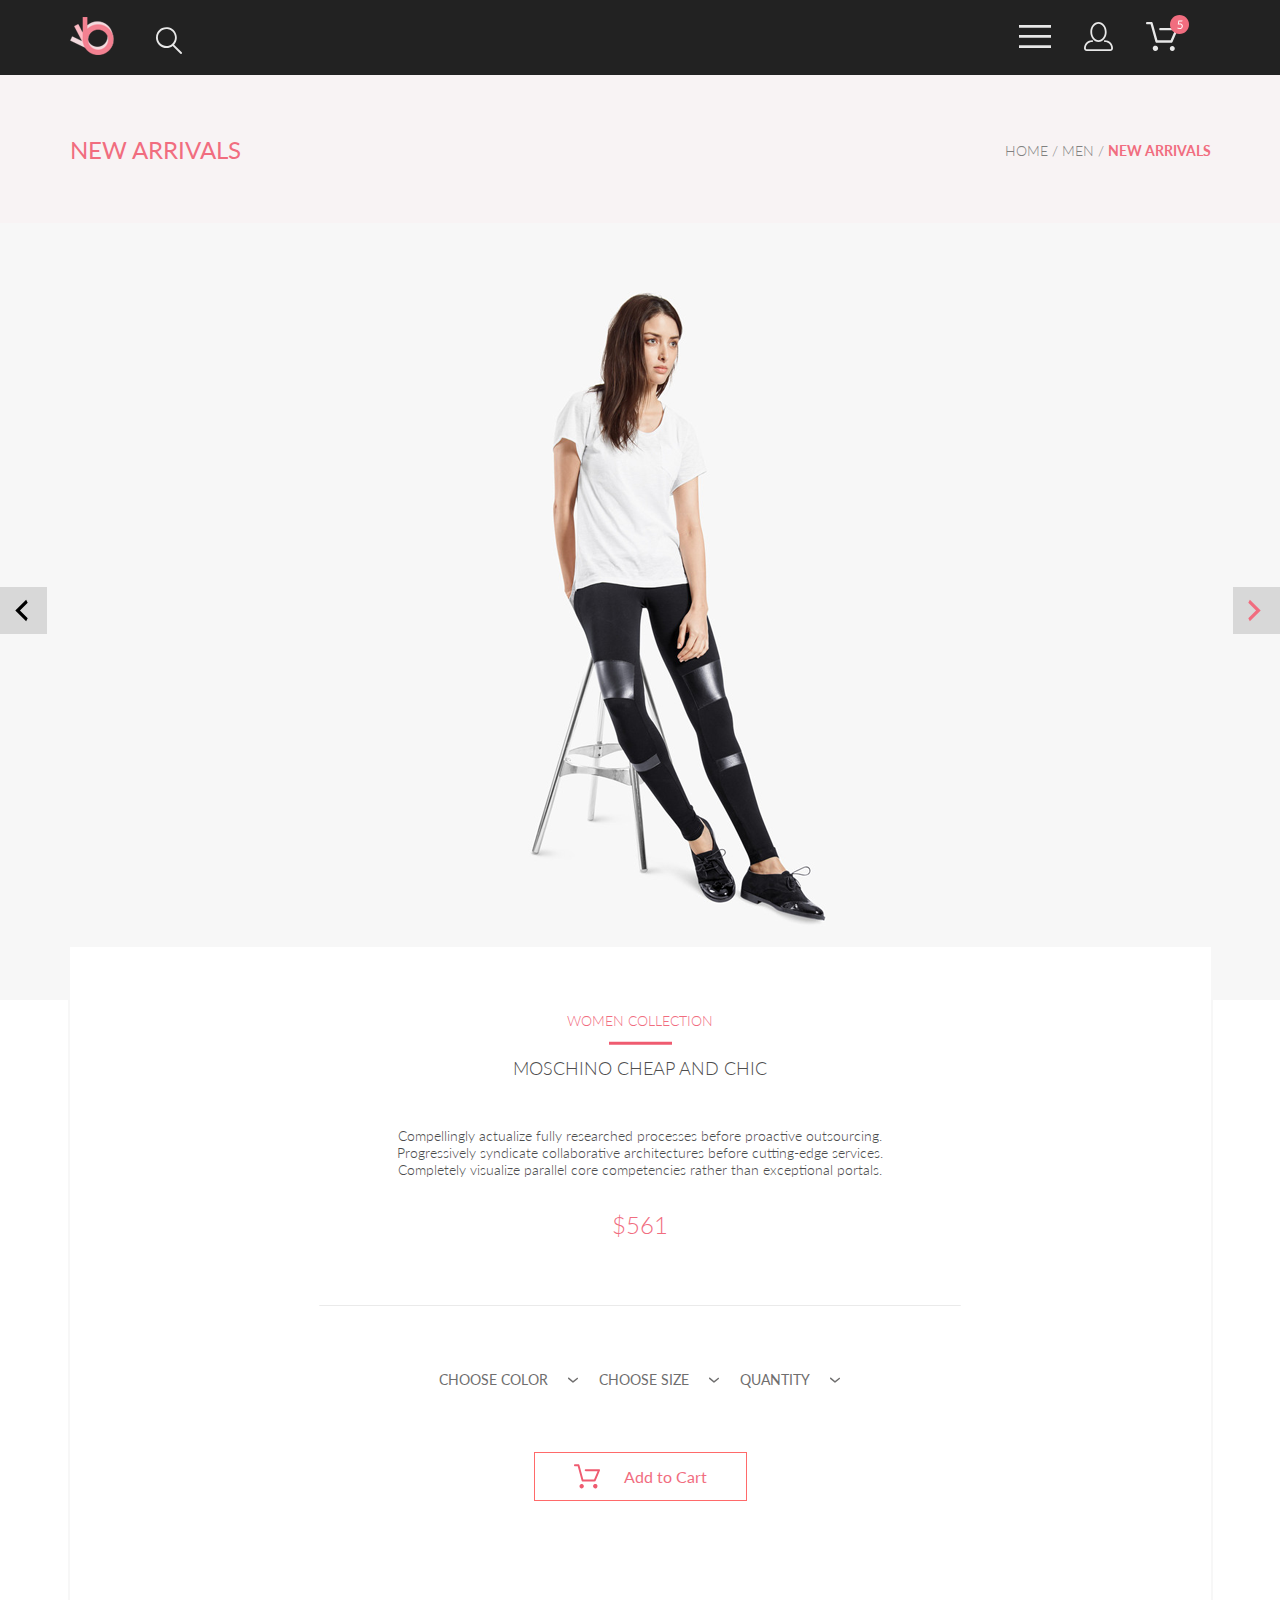
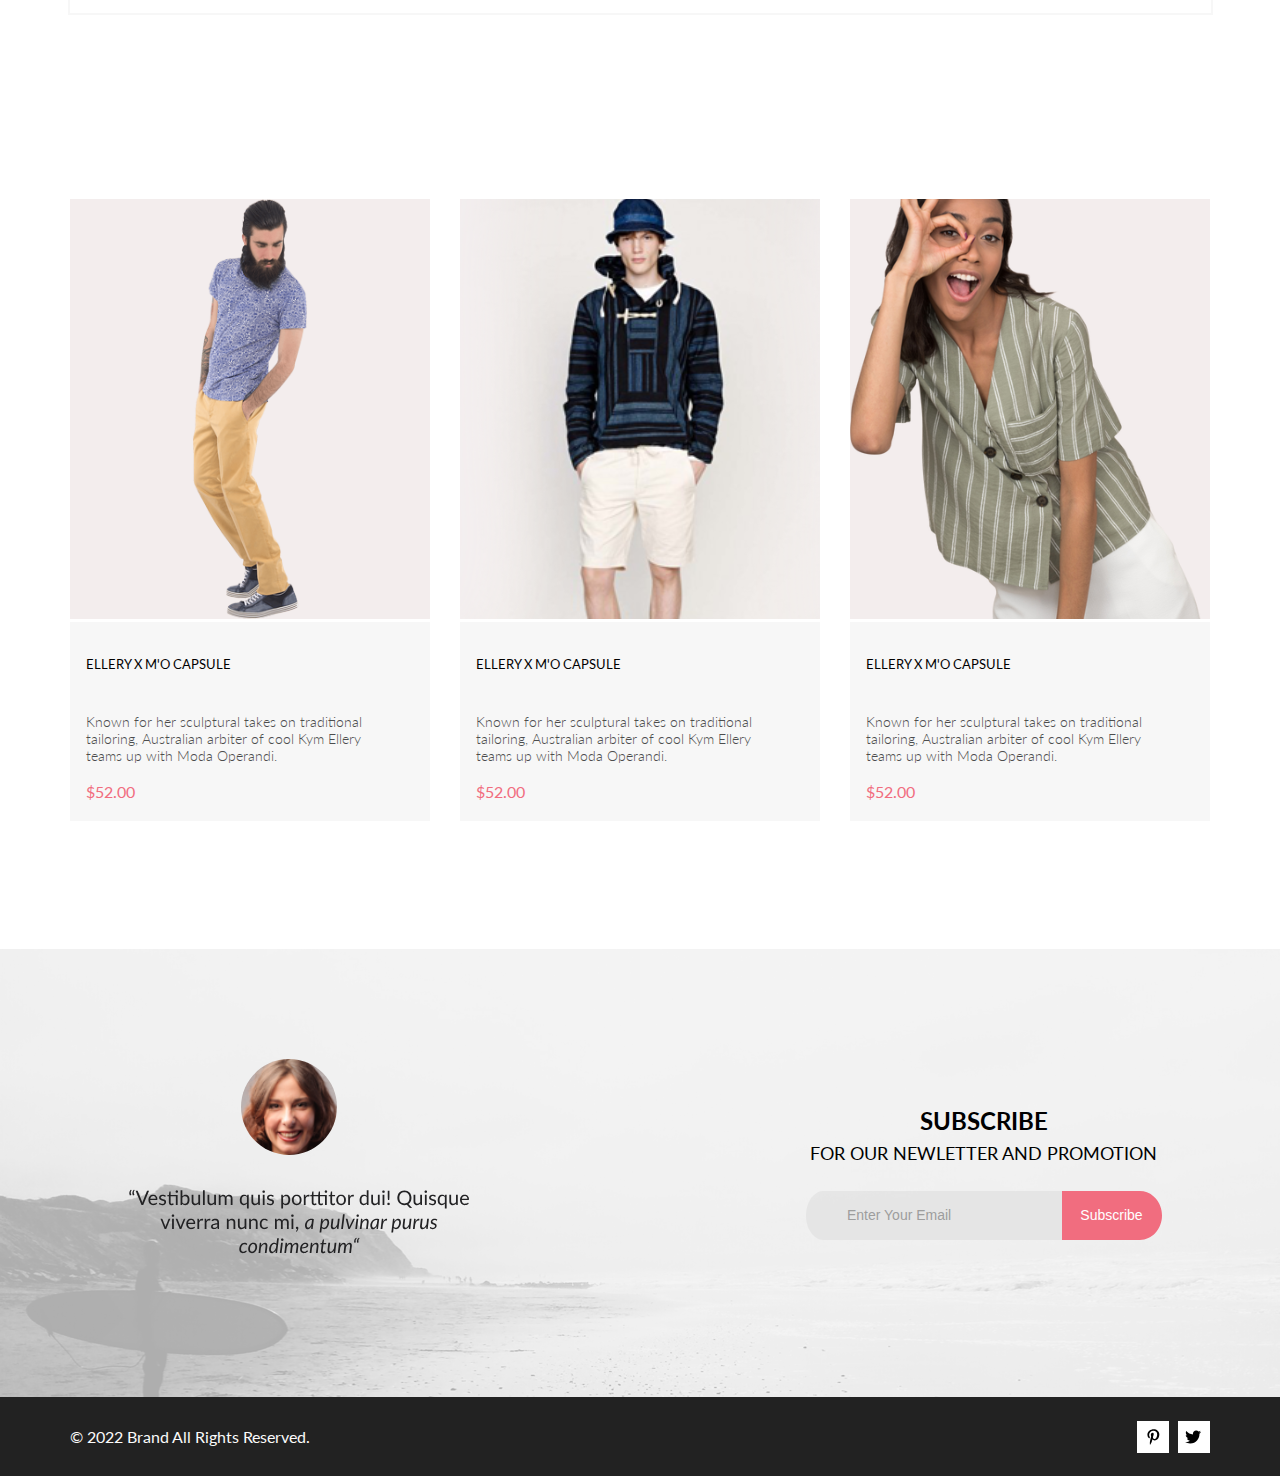
<file: newProject/product.html>
<!DOCTYPE html>
<html lang="en">

<head>
    <meta charset="UTF-8">
    <meta http-equiv="X-UA-Compatible" content="IE=edge">
    <meta name="viewport" content="width=device-width, initial-scale=1.0">
    <link href="https://fonts.googleapis.com/css2?family=Lato:wght@300;400;700;900&display=swap" rel="stylesheet">
    <link rel="stylesheet" href="style.css">
    <title>Document</title>
</head>

<body>
    <header class="header center">
        <div class="header__left">
            <a class="header_main" href="index.html"><img src="img/logo.png" alt="logo"></a>
            <a class="header_search" href="#"><img src="img/search.svg" alt="search"></a>
        </div>
        <nav class="header__right">
            <a class="header__link-site" href="menu.html"><img src="img/menu.svg" alt="menu"></a>
            <a class="header__link-site reg" href="registration.html"><img src="img/reg.svg" alt="reg"></a>
            <a class="header__link-site cart" href="cart.html"><img src="img/cart.svg" alt="cart"> <svg width="19" height="19" transform='translate(-12 -17)' viewBox="0 0 19 19" fill="none" xmlns="http://www.w3.org/2000/svg">
                <path d="M9.49988 19C14.7466 19 18.9999 14.7467 18.9999 9.5C18.9999 4.25329 14.7466 0 9.49988 0C4.25317 0 -0.00012207 4.25329 -0.00012207 9.5C-0.00012207 14.7467 4.25317 19 9.49988 19Z" fill="#F16D7F"/>
                </svg>
                <svg width="6" height="10" transform='translate(-28 -21)' viewBox="0 0 6 10" fill="none" xmlns="http://www.w3.org/2000/svg">
                    <path d="M1.81189 3.648C2.25989 3.552 2.67189 3.504 3.04789 3.504C3.49589 3.504 3.89189 3.57 4.23589 3.702C4.57989 3.834 4.86589 4.016 5.09389 4.248C5.32589 4.48 5.49989 4.754 5.61589 5.07C5.73589 5.386 5.79589 5.73 5.79589 6.102C5.79589 6.558 5.71589 6.97 5.55589 7.338C5.39989 7.706 5.18189 8.022 4.90189 8.286C4.62589 8.546 4.29989 8.746 3.92389 8.886C3.54789 9.026 3.14189 9.096 2.70589 9.096C2.45389 9.096 2.21189 9.07 1.97989 9.018C1.74789 8.97 1.52989 8.904 1.32589 8.82C1.12589 8.736 0.939893 8.64 0.767893 8.532C0.595893 8.424 0.443893 8.31 0.311893 8.19L0.641893 7.734C0.713893 7.63 0.807893 7.578 0.923893 7.578C1.00389 7.578 1.09389 7.61 1.19389 7.674C1.29389 7.734 1.41589 7.802 1.55989 7.878C1.70389 7.954 1.87189 8.024 2.06389 8.088C2.25989 8.148 2.49189 8.178 2.75989 8.178C3.05989 8.178 3.32989 8.13 3.56989 8.034C3.80989 7.938 4.01589 7.802 4.18789 7.626C4.35989 7.446 4.49189 7.232 4.58389 6.984C4.67589 6.736 4.72189 6.458 4.72189 6.15C4.72189 5.882 4.68189 5.64 4.60189 5.424C4.52589 5.208 4.40789 5.024 4.24789 4.872C4.09189 4.72 3.89589 4.602 3.65989 4.518C3.42389 4.434 3.14789 4.392 2.83189 4.392C2.61589 4.392 2.38989 4.41 2.15389 4.446C1.92189 4.482 1.68389 4.54 1.43989 4.62L0.767893 4.422L1.45789 0.401999H5.53189V0.87C5.53189 1.022 5.48389 1.148 5.38789 1.248C5.29589 1.344 5.13589 1.392 4.90789 1.392H2.20789L1.81189 3.648Z" fill="white"/>
                    </svg>
                    
                </a>
        </nav>
    </header>
    <div class="top_head center">
        <h2 class="top_head_heading">NEW ARRIVALS</h2>
        <nav class="top_head_breadcrumbs">
            <a href="#" class="top_head_breadcrumbs_link">HOME /</a>
            <a href="#" class="top_head_breadcrumbs_link">MEN /</a>
            <a href="#" class="top_head_breadcrumbs_link top_head_breadcrumbs_link_site">NEW ARRIVALS</a>
        </nav>
    </div>

    <main class="productPage_main">
        <div class="productPage_top_main">
            <a class="productPage_top_main__arrows" href="#"><svg width="47" height="47" viewBox="0 0 47 47" fill="none"
                    xmlns="http://www.w3.org/2000/svg">
                    <path d="M47 0H0V47H47V0Z" fill="#2A2A2A" fill-opacity="0.15" /><svg x="15" y="12" width="13"
                        height="23" viewBox="0 0 13 23" fill="none" xmlns="http://www.w3.org/2000/svg">
                        <path
                            d="M12.6998 3.7499L4.9498 11.4999L12.6998 19.2499L11.1498 22.3499L0.299805 11.4999L11.1498 0.649902L12.6998 3.7499Z"
                            fill="black" />
                    </svg>
                </svg>
            </a>

            <img class="productPage_top_main__picture" src="img/main_picture.svg" alt="main picture">

            <a class="productPage_top_main__arrows" href="#"><svg width="47" height="47" viewBox="0 0 47 47" fill="none"
                    xmlns="http://www.w3.org/2000/svg">
                    <path d="M47 0H0V47H47V0Z" fill="#2A2A2A" fill-opacity="0.15" /><svg x="15" y="12" width="13"
                        height="23" viewBox="0 0 13 23" fill="none" xmlns="http://www.w3.org/2000/svg">
                        <path
                            d="M0.299805 19.2499L8.0498 11.4999L0.299805 3.7499L1.8498 0.649902L12.6998 11.4999L1.8498 22.3499L0.299805 19.2499Z"
                            fill="#F16D7F" />
                    </svg>
                </svg>
            </a>
        </div>
        <div class="productPage_bottom_main">
            <h2 class="productPage_bottom_main__heading1">WOMEN COLLECTION</h2>
            <svg class="productPage_bottom_main__first_line" width="63" height="4" viewBox="0 0 63 4" fill="none"
                xmlns="http://www.w3.org/2000/svg">
                <path d="M63 0.786865H0V3.81225H63V0.786865Z" fill="#EF5B70" />
            </svg>

            <h1 class="productPage_bottom_main__heading2">MOSCHINO CHEAP AND CHIC</h1>
            <p class="productPage_bottom_main__text">Compellingly actualize fully researched processes before proactive outsourcing.
                Progressively syndicate collaborative architectures before cutting-edge services. Completely visualize
                parallel core competencies rather than exceptional portals. </p>
            <p class="productPage_bottom_main__price">$561</p>

            <svg class="productPage_bottom_main__second_line" width="642" height="2" viewBox="0 0 642 2" fill="none"
                xmlns="http://www.w3.org/2000/svg">
                <path d="M0.5 1.49829H641.5H0.5Z" stroke="#EAEAEA" stroke-linejoin="round" />
            </svg>

            <nav class="productPage_bottom_main__breadcrumbs">
                <a href="#" class="productPage_bottom_main__breadcrumbs_link">CHOOSE COLOR</a>
                <svg width="11" height="6" viewBox="0 0 11 6" fill="none" xmlns="http://www.w3.org/2000/svg">
                    <path
                        d="M5.00214 5.64846C4.83521 5.64879 4.67343 5.59016 4.54488 5.48275L0.258102 1.88021C0.112196 1.75791 0.0204417 1.58217 0.00302325 1.39165C-0.0143952 1.20112 0.0439493 1.01143 0.165221 0.864289C0.286493 0.717149 0.460759 0.624619 0.649682 0.607053C0.838605 0.589487 1.02671 0.648325 1.17262 0.770623L5.00214 3.9985L8.83167 0.885905C8.90475 0.826055 8.98884 0.781361 9.0791 0.754391C9.16937 0.727421 9.26403 0.718707 9.35764 0.72875C9.45126 0.738794 9.54198 0.767396 9.6246 0.812913C9.70722 0.85843 9.7801 0.919965 9.83906 0.993981C9.90449 1.06806 9.95405 1.15498 9.98462 1.24927C10.0152 1.34357 10.0261 1.44321 10.0167 1.54197C10.0073 1.64073 9.97784 1.73646 9.93005 1.82318C9.88227 1.9099 9.81723 1.98573 9.73904 2.04592L5.45225 5.52598C5.32002 5.61641 5.16154 5.65954 5.00214 5.64846Z"
                        fill="#6F6E6E" />
                </svg>

                <a href="#" class="productPage_bottom_main__breadcrumbs_link">CHOOSE SIZE</a>
                <svg width="11" height="6" viewBox="0 0 11 6" fill="none" xmlns="http://www.w3.org/2000/svg">
                    <path
                        d="M5.00214 5.64846C4.83521 5.64879 4.67343 5.59016 4.54488 5.48275L0.258102 1.88021C0.112196 1.75791 0.0204417 1.58217 0.00302325 1.39165C-0.0143952 1.20112 0.0439493 1.01143 0.165221 0.864289C0.286493 0.717149 0.460759 0.624619 0.649682 0.607053C0.838605 0.589487 1.02671 0.648325 1.17262 0.770623L5.00214 3.9985L8.83167 0.885905C8.90475 0.826055 8.98884 0.781361 9.0791 0.754391C9.16937 0.727421 9.26403 0.718707 9.35764 0.72875C9.45126 0.738794 9.54198 0.767396 9.6246 0.812913C9.70722 0.85843 9.7801 0.919965 9.83906 0.993981C9.90449 1.06806 9.95405 1.15498 9.98462 1.24927C10.0152 1.34357 10.0261 1.44321 10.0167 1.54197C10.0073 1.64073 9.97784 1.73646 9.93005 1.82318C9.88227 1.9099 9.81723 1.98573 9.73904 2.04592L5.45225 5.52598C5.32002 5.61641 5.16154 5.65954 5.00214 5.64846Z"
                        fill="#6F6E6E" />
                </svg>

                <a href="#" class="productPage_bottom_main__breadcrumbs_link">QUANTITY</a>
                <svg width="11" height="6" viewBox="0 0 11 6" fill="none" xmlns="http://www.w3.org/2000/svg">
                    <path
                        d="M5.00214 5.64846C4.83521 5.64879 4.67343 5.59016 4.54488 5.48275L0.258102 1.88021C0.112196 1.75791 0.0204417 1.58217 0.00302325 1.39165C-0.0143952 1.20112 0.0439493 1.01143 0.165221 0.864289C0.286493 0.717149 0.460759 0.624619 0.649682 0.607053C0.838605 0.589487 1.02671 0.648325 1.17262 0.770623L5.00214 3.9985L8.83167 0.885905C8.90475 0.826055 8.98884 0.781361 9.0791 0.754391C9.16937 0.727421 9.26403 0.718707 9.35764 0.72875C9.45126 0.738794 9.54198 0.767396 9.6246 0.812913C9.70722 0.85843 9.7801 0.919965 9.83906 0.993981C9.90449 1.06806 9.95405 1.15498 9.98462 1.24927C10.0152 1.34357 10.0261 1.44321 10.0167 1.54197C10.0073 1.64073 9.97784 1.73646 9.93005 1.82318C9.88227 1.9099 9.81723 1.98573 9.73904 2.04592L5.45225 5.52598C5.32002 5.61641 5.16154 5.65954 5.00214 5.64846Z"
                        fill="#6F6E6E" />
                </svg>
            </nav>
            <div class="productPage_bottom_main__add">
                <svg width="27" height="25" viewBox="0 0 27 25" fill="none" xmlns="http://www.w3.org/2000/svg">
                    <path
                        d="M5.49847 22.185C5.50635 21.752 5.64091 21.3309 5.88519 20.9748C6.12947 20.6186 6.47261 20.3431 6.87158 20.1828C7.27055 20.0226 7.7076 19.9848 8.12781 20.0741C8.54802 20.1635 8.93269 20.376 9.23358 20.685C9.53447 20.994 9.73817 21.3857 9.81909 21.811C9.90002 22.2363 9.85453 22.6763 9.68842 23.0756C9.52231 23.475 9.24296 23.8161 8.88538 24.0559C8.52779 24.2957 8.10791 24.4237 7.67847 24.4237C7.38956 24.4211 7.10399 24.3611 6.83807 24.2472C6.57216 24.1333 6.3311 23.9676 6.12866 23.7597C5.92623 23.5518 5.76639 23.3057 5.65826 23.0355C5.55013 22.7653 5.49584 22.4763 5.49847 22.185ZM21.3045 24.4237C20.8711 24.4303 20.4453 24.3087 20.0797 24.074C19.7141 23.8393 19.4247 23.5017 19.2471 23.103C19.0696 22.7042 19.0117 22.2618 19.0806 21.8303C19.1496 21.3988 19.3423 20.9971 19.6351 20.6748C19.9278 20.3524 20.3077 20.1236 20.728 20.0165C21.1482 19.9095 21.5903 19.929 21.9997 20.0724C22.4091 20.2159 22.7679 20.4771 23.0317 20.8238C23.2956 21.1706 23.453 21.5877 23.4845 22.0236C23.5269 22.6155 23.3369 23.2004 22.9555 23.6523C22.7706 23.8745 22.5436 24.0574 22.2877 24.1901C22.0319 24.3227 21.7524 24.4025 21.4655 24.4247L21.3045 24.4237ZM8.59351 17.4855C8.38116 17.4851 8.17488 17.414 8.00671 17.2833C7.83855 17.1525 7.71792 16.9694 7.66351 16.7624L3.73651 2.19527H0.978516C0.719001 2.19527 0.470064 2.09128 0.28656 1.90622C0.103056 1.72116 0 1.47018 0 1.20847C0 0.946764 0.103056 0.695782 0.28656 0.510726C0.470064 0.325669 0.719001 0.22168 0.978516 0.22168H4.45752C4.66982 0.222254 4.876 0.293463 5.04413 0.424184C5.21226 0.554905 5.33295 0.737883 5.38751 0.944787L9.31451 15.5119H20.0185L23.5765 7.12665H11.7185C11.459 7.12665 11.2101 7.02266 11.0266 6.83761C10.8431 6.65255 10.74 6.40157 10.74 6.13986C10.74 5.87815 10.8431 5.62717 11.0266 5.44211C11.2101 5.25705 11.459 5.15306 11.7185 5.15306H25.0535C25.2131 5.15352 25.3701 5.19451 25.5099 5.27223C25.6497 5.34995 25.7679 5.46195 25.8535 5.59784C25.9413 5.73569 25.9945 5.89303 26.0084 6.05627C26.0224 6.21951 25.9966 6.38368 25.9335 6.53465L21.5425 16.8935C21.469 17.0684 21.3462 17.2177 21.1895 17.3229C21.0327 17.4281 20.8488 17.4846 20.6605 17.4855H8.59351Z"
                        fill="#EF5B70" />
                </svg>
                <a class="productPage_bottom_main__add_text" href="#">
                    Add to Cart</a>
            </div>


        </div>
    </main>

    <div class="productPage_product-box center">
        <div class="productPage_product-box__content">
            <div class="productPage_product">
                <img class="productPage_product__img" src="img/Product4.svg" alt="">
                <div class="productPage_product__content">
                    <a href="product.html" class="productPage_product__heading">ELLERY X M'O CAPSULE</a>
                    <p class="productPage_product__text">Known for her sculptural takes on traditional tailoring, Australian
                        arbiter
                        of cool Kym Ellery teams up with Moda Operandi.</p>
                    <p class="productPage_product__price">$52.00</p>
                </div>
            </div>
            <div class="productPage_product productPage_product2">
                <img class="productPage_product__img" src="img/Product3.svg" alt="">
                <div class="productPage_product__content">
                    <a href="product.html" class="productPage_product__heading">ELLERY X M'O CAPSULE</a>
                    <p class="productPage_product__text">Known for her sculptural takes on traditional tailoring, Australian
                        arbiter
                        of cool Kym Ellery teams up with Moda Operandi.</p>
                    <p class="productPage_product__price">$52.00</p>
                </div>
            </div>
            <div class="productPage_product productPage_product3">
                <img class="productPage_product__img" src="img/Product6.svg" alt="">
                <div class="productPage_product__content">
                    <a href="product.html" class="productPage_product__heading">ELLERY X M'O CAPSULE</a>
                    <p class="productPage_product__text">Known for her sculptural takes on traditional tailoring, Australian
                        arbiter
                        of cool Kym Ellery teams up with Moda Operandi.</p>
                    <p class="productPage_product__price">$52.00</p>
                </div>
            </div>
        </div>
    </div>
    <footer>
        <div class="wrapper">
            <section class="subscribe center">
                <div class="subscribe__info">
                    <a href="#"><img class="woman" src="img/sub_info.svg" alt="logo"></a>
                </div>
                <div class="subscribe__registration">
                    <h2 class="subscribe__heading">SUBSCRIBE</h2>
                    <p class="subscribe__text">FOR OUR NEWLETTER AND PROMOTION</p>
                    <form class="subscribe__regi" action="#">
                        <input class="subscribe__email_place" placeholder="     Enter Your Email" type="email"><br>

                        <button class="subscribe__button">Subscribe
                        </button>
                    </form>
                </div>
            </section>
        </div>
        <div class="footer center">
            <p class="footer__text">&copy; 2022 Brand All Rights Reserved.</p>
            <div class="footer__icons">
                <a class="footer__icons__link" href="#"><svg width="13" height="16" viewBox="0 0 13 16" fill="none"
                        xmlns="http://www.w3.org/2000/svg">
                        <path
                            d="M6.7402 0.203125C3.55552 0.203125 0.408081 2.34063 0.408081 5.8C0.408081 8 1.63726 9.25 2.38221 9.25C2.68951 9.25 2.86643 8.3875 2.86643 8.14375C2.86643 7.85313 2.13079 7.23438 2.13079 6.025C2.13079 3.5125 4.03043 1.73125 6.48878 1.73125C8.60259 1.73125 10.167 2.94062 10.167 5.1625C10.167 6.82187 9.50585 9.93437 7.3641 9.93437C6.59121 9.93437 5.93006 9.37187 5.93006 8.56563C5.93006 7.38438 6.74951 6.24062 6.74951 5.02187C6.74951 2.95312 3.83487 3.32812 3.83487 5.82812C3.83487 6.35313 3.90006 6.93437 4.13286 7.4125C3.70451 9.26875 2.82919 12.0344 2.82919 13.9469C2.82919 14.5375 2.91299 15.1188 2.96886 15.7094C3.0744 15.8281 3.02163 15.8156 3.18304 15.7563C4.74744 13.6 4.69157 13.1781 5.39928 10.3562C5.78107 11.0875 6.76814 11.4812 7.55034 11.4812C10.8468 11.4812 12.3274 8.24688 12.3274 5.33125C12.3274 2.22813 9.66415 0.203125 6.7402 0.203125Z"
                            fill="black" />
                    </svg>
                </a>
                <a class="footer__icons__link" href="#"><svg width="17" height="14" viewBox="0 0 17 14" fill="none"
                        xmlns="http://www.w3.org/2000/svg">
                        <path
                            d="M14.4181 3.74107C14.4281 3.88319 14.4281 4.02535 14.4281 4.16747C14.4281 8.50247 11.1509 13.4974 5.16096 13.4974C3.31558 13.4974 1.60132 12.9593 0.159302 12.0253C0.421495 12.0558 0.673569 12.0659 0.94585 12.0659C2.46851 12.0659 3.8702 11.5482 4.98953 10.6649C3.5576 10.6345 2.3576 9.69032 1.94415 8.39081C2.14585 8.42125 2.34751 8.44156 2.5593 8.44156C2.85172 8.44156 3.14418 8.40094 3.41643 8.32991C1.92401 8.02531 0.80465 6.70553 0.80465 5.11163V5.07103C1.23825 5.31469 1.74249 5.46697 2.2769 5.48725C1.39959 4.89841 0.824826 3.89335 0.824826 2.75628C0.824826 2.14716 0.98614 1.58878 1.26851 1.10147C2.87187 3.09131 5.28195 4.39078 7.98443 4.53294C7.93403 4.28928 7.90376 4.0355 7.90376 3.78169C7.90376 1.97457 9.35586 0.502502 11.1609 0.502502C12.0987 0.502502 12.9457 0.89844 13.5407 1.53803C14.2768 1.39591 14.9827 1.12178 15.6079 0.746159C15.3659 1.5076 14.8516 2.14719 14.176 2.55325C14.8315 2.48222 15.4668 2.29944 16.0516 2.04566C15.608 2.69538 15.0533 3.27403 14.4181 3.74107Z"
                            fill="black" />
                    </svg>
                </a>
            </div>
        </div>
    </footer>
</body>

</html>
</file>
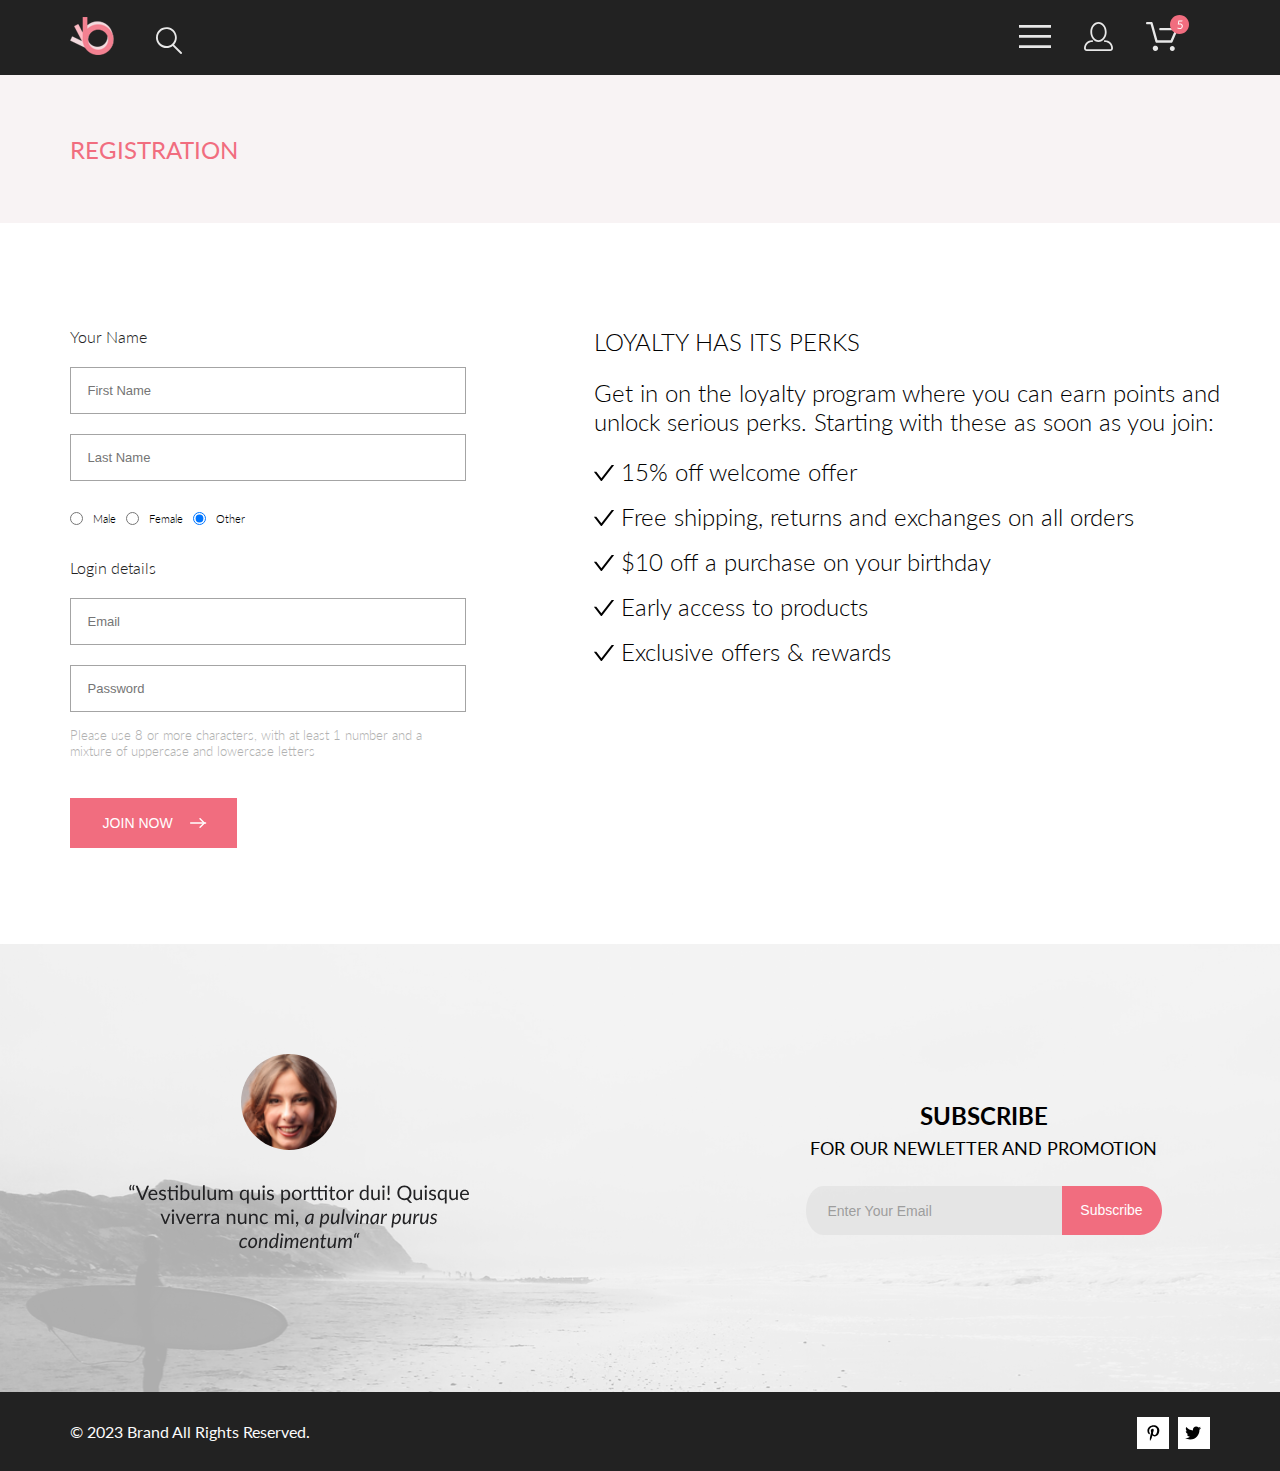
<file: newProject/registration.html>
<!DOCTYPE html>
<html lang="en">

<head>
    <link rel="preconnect" href="https://fonts.googleapis.com">
    <link rel="preconnect" href="https://fonts.gstatic.com" crossorigin>
    <link href="https://fonts.googleapis.com/css2?family=Lato:wght@300;400;700;900&display=swap" rel="stylesheet">
    <meta charset="UTF-8">
    <meta http-equiv="X-UA-Compatible" content="IE=edge">
    <meta name="viewport" content="width=device-width, initial-scale=1.0">
    <title>Document</title>
    <link rel="stylesheet" href="style.css">
</head>

<body>
    <header class="header center">
        <div class="header__left">
            <a class="header_main" href="index.html"><img src="img/logo.png" alt="logo"></a>
            <a class="header_search" href="#"><img src="img/search.svg" alt="search"></a>
        </div>
        <nav class="header__right">
            <a class="header__link-site" href="menu.html"><img src="img/menu.svg" alt="menu"></a>
            <a class="header__link-site reg" href="registration.html"><img src="img/reg.svg" alt="reg"></a>
            <a class="header__link-site cart" href="cart.html"><img src="img/cart.svg" alt="cart"> <svg width="19"
                    height="19" transform='translate(-12 -17)' viewBox="0 0 19 19" fill="none"
                    xmlns="http://www.w3.org/2000/svg">
                    <path
                        d="M9.49988 19C14.7466 19 18.9999 14.7467 18.9999 9.5C18.9999 4.25329 14.7466 0 9.49988 0C4.25317 0 -0.00012207 4.25329 -0.00012207 9.5C-0.00012207 14.7467 4.25317 19 9.49988 19Z"
                        fill="#F16D7F" />
                </svg>
                <svg width="6" height="10" transform='translate(-28 -21)' viewBox="0 0 6 10" fill="none"
                    xmlns="http://www.w3.org/2000/svg">
                    <path
                        d="M1.81189 3.648C2.25989 3.552 2.67189 3.504 3.04789 3.504C3.49589 3.504 3.89189 3.57 4.23589 3.702C4.57989 3.834 4.86589 4.016 5.09389 4.248C5.32589 4.48 5.49989 4.754 5.61589 5.07C5.73589 5.386 5.79589 5.73 5.79589 6.102C5.79589 6.558 5.71589 6.97 5.55589 7.338C5.39989 7.706 5.18189 8.022 4.90189 8.286C4.62589 8.546 4.29989 8.746 3.92389 8.886C3.54789 9.026 3.14189 9.096 2.70589 9.096C2.45389 9.096 2.21189 9.07 1.97989 9.018C1.74789 8.97 1.52989 8.904 1.32589 8.82C1.12589 8.736 0.939893 8.64 0.767893 8.532C0.595893 8.424 0.443893 8.31 0.311893 8.19L0.641893 7.734C0.713893 7.63 0.807893 7.578 0.923893 7.578C1.00389 7.578 1.09389 7.61 1.19389 7.674C1.29389 7.734 1.41589 7.802 1.55989 7.878C1.70389 7.954 1.87189 8.024 2.06389 8.088C2.25989 8.148 2.49189 8.178 2.75989 8.178C3.05989 8.178 3.32989 8.13 3.56989 8.034C3.80989 7.938 4.01589 7.802 4.18789 7.626C4.35989 7.446 4.49189 7.232 4.58389 6.984C4.67589 6.736 4.72189 6.458 4.72189 6.15C4.72189 5.882 4.68189 5.64 4.60189 5.424C4.52589 5.208 4.40789 5.024 4.24789 4.872C4.09189 4.72 3.89589 4.602 3.65989 4.518C3.42389 4.434 3.14789 4.392 2.83189 4.392C2.61589 4.392 2.38989 4.41 2.15389 4.446C1.92189 4.482 1.68389 4.54 1.43989 4.62L0.767893 4.422L1.45789 0.401999H5.53189V0.87C5.53189 1.022 5.48389 1.148 5.38789 1.248C5.29589 1.344 5.13589 1.392 4.90789 1.392H2.20789L1.81189 3.648Z"
                        fill="white" />
                </svg>

            </a>
        </nav>
    </header>
    <div class="top_head center">
        <h2 class="top_head_heading">REGISTRATION</h2>
    </div>

    <main class="main_registration center">
        <div class="registration-box">
            <form class="registration" action="#">
                <h3 class="login__heading login__name">Your Name</h3>
                <input class="login__first_name login__window" placeholder="First Name" required><br>
                <input class="login__last_name login__window" placeholder="Last Name" required><br>
                <div class="login__gender">
                    <input type="radio" id="radio-1" value="man" checked name="gender"/>
                    <label class="login__gender__label" for="radio-1">Male</label>
                    <input type="radio" id="radio-2" value="woman" checked name="gender"/>
                    <label class="login__gender__label" for="radio-2">Female</label> 
                    <input type="radio" id="radio-3" value="other" checked name="gender"/>
                    <label class="login__gender__label login__gender__label" for="radio-3">Other</label> 
                </div>
                <h3 class="login__heading login__details">Login details</h3>
                <input class="login__email login__window" placeholder="Email" type="email" required><br>

                <input class="login__password login__window" placeholder="Password" type="password" pattern="^(?=.*[a-z])(?=.*[A-Z])(?=.*\d)[a-zA-Z\d]{8,}$" required><br>
            
                <p class="login__text">Please use 8 or more characters, with at least 1 number and a mixture of
                    uppercase and lowercase letters</p>

                <button class="login__button">JOIN NOW <svg width="17" height="2" transform='translate(13 -4)'
                        viewBox="0 0 17 2" fill="none" xmlns="http://www.w3.org/2000/svg">
                        <path fill-rule="evenodd" clip-rule="evenodd"
                            d="M0 0.959477C0 0.77162 0.0746263 0.591457 0.207462 0.458621C0.340297 0.325786 0.52046 0.25116 0.708318 0.25116H15.583C15.7708 0.25116 15.951 0.325786 16.0838 0.458621C16.2167 0.591457 16.2913 0.77162 16.2913 0.959477C16.2913 1.14734 16.2167 1.3275 16.0838 1.46033C15.951 1.59317 15.7708 1.6678 15.583 1.6678H0.708318C0.52046 1.6678 0.340297 1.59317 0.207462 1.46033C0.0746263 1.3275 0 1.14734 0 0.959477Z"
                            fill="white" />
                    </svg> <svg width="6" height="10" transform='translate(2 0)' viewBox="0 0 6 10" fill="none"
                        xmlns="http://www.w3.org/2000/svg">
                        <path fill-rule="evenodd" clip-rule="evenodd"
                            d="M0.540004 0.208095C0.6058 0.142131 0.683965 0.0897967 0.770018 0.0540883C0.856072 0.01838 0.948325 0 1.04149 0C1.13466 0 1.22691 0.01838 1.31297 0.0540883C1.39902 0.0897967 1.47719 0.142131 1.54298 0.208095L5.79289 4.458C5.85885 4.5238 5.91119 4.60196 5.94689 4.68802C5.9826 4.77407 6.00098 4.86632 6.00098 4.95949C6.00098 5.05266 5.9826 5.14491 5.94689 5.23097C5.91119 5.31702 5.85885 5.39518 5.79289 5.46098L1.54298 9.71089C1.40998 9.84389 1.22959 9.91861 1.04149 9.91861C0.853398 9.91861 0.673007 9.84389 0.540004 9.71089C0.407001 9.57788 0.332281 9.39749 0.332281 9.2094C0.332281 9.0213 0.407001 8.84091 0.540004 8.70791L4.28984 4.95949L0.540004 1.21107C0.474041 1.14528 0.421707 1.06711 0.385998 0.981059C0.35029 0.895005 0.331909 0.802752 0.331909 0.709584C0.331909 0.616415 0.35029 0.524162 0.385998 0.438109C0.421707 0.352055 0.474041 0.273891 0.540004 0.208095Z"
                            fill="white" />
                    </svg>
                </button>
            </form>
        </div>
        <div class="loyalty">
            <h2 class="loyalty__heading">LOYALTY HAS ITS PERKS</h2>
            <p class="loyalty__text">Get in on the loyalty program where you can earn points and unlock serious perks.
                Starting with these as soon as you join:</p>
            <ul class="loyalty__list" style="list-style-type:none">
                <li class="loyalty__list_point"> <svg width="20" height="16" viewBox="0 0 20 16" fill="none"
                        xmlns="http://www.w3.org/2000/svg">
                        <path
                            d="M19.8035 0H18.0904C17.8502 0 17.6222 0.111827 17.4752 0.303176L7.3702 13.2826L2.52481 7.05754C2.45151 6.96318 2.35808 6.88688 2.25153 6.83438C2.14499 6.78187 2.0281 6.75451 1.90963 6.75437H0.196467C0.032258 6.75437 -0.0584248 6.94572 0.0420614 7.07494L6.75503 15.6981C7.06874 16.1006 7.67166 16.1006 7.98782 15.6981L19.9579 0.318087C20.0584 0.191349 19.9677 0 19.8035 0Z"
                            fill="black" />
                    </svg>
                    15% off welcome offer
                </li>
                <li class="loyalty__list_point"><svg width="20" height="16" viewBox="0 0 20 16" fill="none"
                        xmlns="http://www.w3.org/2000/svg">
                        <path
                            d="M19.8035 0H18.0904C17.8502 0 17.6222 0.111827 17.4752 0.303176L7.3702 13.2826L2.52481 7.05754C2.45151 6.96318 2.35808 6.88688 2.25153 6.83438C2.14499 6.78187 2.0281 6.75451 1.90963 6.75437H0.196467C0.032258 6.75437 -0.0584248 6.94572 0.0420614 7.07494L6.75503 15.6981C7.06874 16.1006 7.67166 16.1006 7.98782 15.6981L19.9579 0.318087C20.0584 0.191349 19.9677 0 19.8035 0Z"
                            fill="black" />
                    </svg>
                    Free shipping, returns and exchanges on all orders
                </li>
                <li class="loyalty__list_point"><svg width="20" height="16" viewBox="0 0 20 16" fill="none"
                        xmlns="http://www.w3.org/2000/svg">
                        <path
                            d="M19.8035 0H18.0904C17.8502 0 17.6222 0.111827 17.4752 0.303176L7.3702 13.2826L2.52481 7.05754C2.45151 6.96318 2.35808 6.88688 2.25153 6.83438C2.14499 6.78187 2.0281 6.75451 1.90963 6.75437H0.196467C0.032258 6.75437 -0.0584248 6.94572 0.0420614 7.07494L6.75503 15.6981C7.06874 16.1006 7.67166 16.1006 7.98782 15.6981L19.9579 0.318087C20.0584 0.191349 19.9677 0 19.8035 0Z"
                            fill="black" />
                    </svg>
                    $10 off a purchase on your birthday
                </li>
                <li class="loyalty__list_point"><svg width="20" height="16" viewBox="0 0 20 16" fill="none"
                        xmlns="http://www.w3.org/2000/svg">
                        <path
                            d="M19.8035 0H18.0904C17.8502 0 17.6222 0.111827 17.4752 0.303176L7.3702 13.2826L2.52481 7.05754C2.45151 6.96318 2.35808 6.88688 2.25153 6.83438C2.14499 6.78187 2.0281 6.75451 1.90963 6.75437H0.196467C0.032258 6.75437 -0.0584248 6.94572 0.0420614 7.07494L6.75503 15.6981C7.06874 16.1006 7.67166 16.1006 7.98782 15.6981L19.9579 0.318087C20.0584 0.191349 19.9677 0 19.8035 0Z"
                            fill="black" />
                    </svg>
                    Early access to products</li>
                <li class="loyalty__list_point"><svg width="20" height="16" viewBox="0 0 20 16" fill="none"
                        xmlns="http://www.w3.org/2000/svg">
                        <path
                            d="M19.8035 0H18.0904C17.8502 0 17.6222 0.111827 17.4752 0.303176L7.3702 13.2826L2.52481 7.05754C2.45151 6.96318 2.35808 6.88688 2.25153 6.83438C2.14499 6.78187 2.0281 6.75451 1.90963 6.75437H0.196467C0.032258 6.75437 -0.0584248 6.94572 0.0420614 7.07494L6.75503 15.6981C7.06874 16.1006 7.67166 16.1006 7.98782 15.6981L19.9579 0.318087C20.0584 0.191349 19.9677 0 19.8035 0Z"
                            fill="black" />
                    </svg>
                    Exclusive offers & rewards</li>
            </ul>
        </div>
    </main>

    <footer>
        <div class="wrapper">
            <section class="subscribe center">
                <div class="subscribe__info">
                    <a href="#"><img class="woman" src="img/sub_info.svg" alt="logo"></a>
                        
                </div>
                <div class="subscribe__registration">
                    <h2 class="subscribe__heading">SUBSCRIBE</h2>
                    <p class="subscribe__text">FOR OUR NEWLETTER AND PROMOTION</p>
                    <form class="subscribe__regi" action="#">
                        <input class="subscribe__email_place" placeholder="Enter Your Email" type="email"><br>

                        <button class="subscribe__button">Subscribe
                        </button>
                    </form>
                </div>
            </section>
        </div>
        <div class="footer center">
            <p class="footer__text">&copy; 2023 Brand All Rights Reserved.</p>
            <div class="footer__icons">
                <a class="footer__icons__link" href="#"><svg width="13" height="16" viewBox="0 0 13 16" fill="none"
                        xmlns="http://www.w3.org/2000/svg">
                        <path
                            d="M6.7402 0.203125C3.55552 0.203125 0.408081 2.34063 0.408081 5.8C0.408081 8 1.63726 9.25 2.38221 9.25C2.68951 9.25 2.86643 8.3875 2.86643 8.14375C2.86643 7.85313 2.13079 7.23438 2.13079 6.025C2.13079 3.5125 4.03043 1.73125 6.48878 1.73125C8.60259 1.73125 10.167 2.94062 10.167 5.1625C10.167 6.82187 9.50585 9.93437 7.3641 9.93437C6.59121 9.93437 5.93006 9.37187 5.93006 8.56563C5.93006 7.38438 6.74951 6.24062 6.74951 5.02187C6.74951 2.95312 3.83487 3.32812 3.83487 5.82812C3.83487 6.35313 3.90006 6.93437 4.13286 7.4125C3.70451 9.26875 2.82919 12.0344 2.82919 13.9469C2.82919 14.5375 2.91299 15.1188 2.96886 15.7094C3.0744 15.8281 3.02163 15.8156 3.18304 15.7563C4.74744 13.6 4.69157 13.1781 5.39928 10.3562C5.78107 11.0875 6.76814 11.4812 7.55034 11.4812C10.8468 11.4812 12.3274 8.24688 12.3274 5.33125C12.3274 2.22813 9.66415 0.203125 6.7402 0.203125Z"
                            fill="black" />
                    </svg>
                </a>
                <a class="footer__icons__link" href="#"><svg width="17" height="14" viewBox="0 0 17 14" fill="none"
                        xmlns="http://www.w3.org/2000/svg">
                        <path
                            d="M14.4181 3.74107C14.4281 3.88319 14.4281 4.02535 14.4281 4.16747C14.4281 8.50247 11.1509 13.4974 5.16096 13.4974C3.31558 13.4974 1.60132 12.9593 0.159302 12.0253C0.421495 12.0558 0.673569 12.0659 0.94585 12.0659C2.46851 12.0659 3.8702 11.5482 4.98953 10.6649C3.5576 10.6345 2.3576 9.69032 1.94415 8.39081C2.14585 8.42125 2.34751 8.44156 2.5593 8.44156C2.85172 8.44156 3.14418 8.40094 3.41643 8.32991C1.92401 8.02531 0.80465 6.70553 0.80465 5.11163V5.07103C1.23825 5.31469 1.74249 5.46697 2.2769 5.48725C1.39959 4.89841 0.824826 3.89335 0.824826 2.75628C0.824826 2.14716 0.98614 1.58878 1.26851 1.10147C2.87187 3.09131 5.28195 4.39078 7.98443 4.53294C7.93403 4.28928 7.90376 4.0355 7.90376 3.78169C7.90376 1.97457 9.35586 0.502502 11.1609 0.502502C12.0987 0.502502 12.9457 0.89844 13.5407 1.53803C14.2768 1.39591 14.9827 1.12178 15.6079 0.746159C15.3659 1.5076 14.8516 2.14719 14.176 2.55325C14.8315 2.48222 15.4668 2.29944 16.0516 2.04566C15.608 2.69538 15.0533 3.27403 14.4181 3.74107Z"
                            fill="black" />
                    </svg>
                </a>
            </div>
        </div>
    </footer>
</body>

</html>
</file>
<file: newProject/style.css>
* {
  margin: 0px;
  padding: 0px;
}

body {
  font-family: "Lato", sans-serif;
}

summary {
  display: block;
}

summary::-webkit-details-marker {
  display: none;
}

a {
  text-decoration: none;
}

.center {
  padding-left: calc(50% - 570.5px);
  padding-right: calc(50% - 570.5px);
}

.header {
  min-height: 75px;
  background: #222222;
  display: flex;
  flex-wrap: wrap;
  justify-content: space-between;
  align-items: center;
}
.header_search {
  transition: 0.5s;
}
.header_search:hover {
  transform: scale(1.1);
}
.header_main {
  transition: 0.5s;
}
.header_main:hover {
  transform: scale(1.1);
}
.header__left {
  display: flex;
  align-items: flex-end;
  gap: 41px;
}
.header__right {
  display: flex;
  align-items: center;
  gap: 33px;
}
.header__link-site {
  transition: 0.5s;
}
.header__link-site:hover {
  transform: scale(1.1);
}

.top_head {
  display: flex;
  min-height: 148px;
  background: #F8F3F4;
  flex-direction: row;
  flex-wrap: wrap;
  align-content: center;
  justify-content: space-between;
  align-items: center;
  color: #F16D7F;
}
.top_head_heading {
  font-style: normal;
  font-weight: 400;
  font-size: 24px;
  line-height: 29px;
  cursor: pointer;
}
.top_head_breadcrumbs_link {
  font-style: normal;
  font-weight: 300;
  font-size: 14px;
  line-height: 17px;
  color: grey;
}
.top_head_breadcrumbs_link_site {
  font-weight: 700;
  color: #F16D7F;
}

.catalogPage_top_main {
  min-height: 777px;
  background: #F7F7F7;
  display: flex;
  justify-content: space-between;
  align-items: center;
}
.catalogPage_top_main__picture {
  padding-top: 11px;
}
.catalogPage_top_main__icons:hover {
  fill: #F16D7F;
}
.catalogPage_top_main__arrows {
  transition: 0.6s;
}
.catalogPage_top_main__arrows:hover {
  transform: scale(1.08);
}
.catalogPage_bottom_main {
  min-height: 601px;
  max-width: 1141px;
  border: 2px solid;
  border-color: #F7F7F7;
  background-color: white;
  display: block;
  margin: 0 auto;
  position: relative;
  bottom: 55px;
  display: flex;
  flex-direction: column;
  flex-wrap: wrap;
  align-items: center;
  padding-top: 64.5px;
}
.catalogPage_bottom_main__heading1 {
  font-size: 14px;
  font-weight: 300;
  color: #F16D7F;
  margin-bottom: 12px;
}
.catalogPage_bottom_main__heading2 {
  font-size: 18px;
  font-weight: 300;
  color: #4D4D4D;
  margin-top: 12px;
  margin-bottom: 48.8px;
}
.catalogPage_bottom_main__text {
  font-size: 14px;
  font-weight: 300;
  color: #4D4D4D;
  line-height: 17px;
  text-align: center;
  max-width: 555px;
}
.catalogPage_bottom_main__price {
  font-size: 24px;
  font-weight: 300;
  color: #F16D7F;
  margin-top: 32px;
  margin-bottom: 65px;
}
.catalogPage_bottom_main__second_line {
  display: block;
  margin: 0 auto;
}
.catalogPage_bottom_main__breadcrumbs {
  margin-top: 65px;
  margin-bottom: 63.5px;
  display: flex;
  gap: 20px;
  align-items: center;
  flex-wrap: wrap;
  align-content: center;
}
.catalogPage_bottom_main__breadcrumbs_link {
  color: #6F6E6E;
  font-size: 14px;
  font-weight: 400;
}
.catalogPage_bottom_main__add {
  color: #F26376;
  border: 1px solid #FF6A6A;
  width: 211px;
  height: 47.7px;
  display: flex;
  justify-content: center;
  gap: 23px;
  align-items: center;
  transition: 1s;
  cursor: pointer;
}
.catalogPage_bottom_main__add_text {
  color: #F16D7F;
}
.catalogPage_bottom_main__add:hover {
  transform: scale(1.05);
}
.catalogPage_product {
  max-width: 360px;
  cursor: pointer;
  transition: 0.6s;
}
.catalogPage_product:hover {
  transform: scale(1.02);
}
.catalogPage_product__heading {
  font-style: normal;
  font-weight: 400;
  font-size: 13px;
  line-height: 36px;
  text-align: center;
  color: black;
  padding-top: 24px;
  padding-bottom: 24.5px;
}
.catalogPage_product__content {
  padding-left: 16.46px;
  display: flex;
  flex-direction: column;
  align-items: flex-start;
  flex-wrap: wrap;
  background-color: #F7F7F7;
}
.catalogPage_product__text {
  font-style: normal;
  font-weight: 300;
  font-size: 14px;
  line-height: 17px;
  margin-top: 6px;
  color: #4D4D4D;
  max-width: 314px;
}
.catalogPage_product__price {
  font-size: 16px;
  color: #F16D7F;
  padding-top: 18px;
  padding-bottom: 20px;
}
.catalogPage_product-box__content {
  margin-top: 129.5px;
  margin-bottom: 128px;
  gap: 30px;
  display: flex;
}
.catalogPage_filter-sort {
  height: 132px;
  position: relative;
  display: flex;
  gap: 30px;
  padding-top: 39px;
  box-sizing: border-box;
}
.catalogPage_filter {
  padding-top: 13px;
  width: 360px;
  box-sizing: border-box;
  position: relative;
  z-index: 10;
}
.catalogPage_filter__content {
  background-color: #FFFFFF;
  padding-top: 0;
  padding-right: 16px;
  padding-bottom: 16px;
  padding-left: 16px;
}
.catalogPage_filter[open] {
  background: #FFFFFF;
  box-shadow: 6px 4px 35px rgba(0, 0, 0, 0.21);
}
.catalogPage_filter[open] .filter__heading {
  color: #F16D7F;
}
.catalogPage_filter[open] path {
  fill: #F16D7F;
}
.catalogPage_filter__summary {
  display: flex;
  align-items: center;
  gap: 11px;
  color: #F16D7F;
  padding-left: 16px;
}
.catalogPage_filter__heading {
  font-style: normal;
  font-weight: 600;
  font-size: 14px;
  line-height: 17px;
  color: #222222;
  cursor: pointer;
}
.catalogPage_filter__item {
  margin-top: 16px;
}
.catalogPage_filter__head {
  font-style: normal;
  font-weight: 400;
  font-size: 14px;
  line-height: 17px;
  color: #4D4D4D;
  padding: 8px 11px 11px 11px;
  border-bottom: 1px solid #EBEBEB;
  border-left: 5px solid #F16D7F;
}
.catalogPage_filter__link {
  font-style: normal;
  font-weight: 400;
  font-size: 14px;
  line-height: 17px;
  color: #4D4D4D;
}
.catalogPage_filter__link:hover {
  color: #F16D7F;
}
.catalogPage_filter__link-box {
  display: flex;
  flex-direction: column;
  gap: 11px;
  padding: 24px 16px;
}
.catalogPage_filter__item[open] .filter__head {
  color: #F16D7F;
}
.catalogPage_sort {
  padding-top: 12px;
  display: flex;
  gap: 18px;
}
.catalogPage_sort__details {
  position: relative;
}
.catalogPage_sort__summary {
  display: flex;
  align-items: center;
  gap: 10px;
}
.catalogPage_sort__check {
  display: flex;
  gap: 9px;
  align-items: center;
}
.catalogPage_sort__check {
  font-style: normal;
  font-weight: 400;
  font-size: 14px;
  line-height: 16px;
  color: #4D4D4D;
}
.catalogPage_sort__heading {
  font-style: normal;
  font-weight: 400;
  font-size: 14px;
  line-height: 17px;
  color: #4D4D4D;
  cursor: pointer;
}
.catalogPage_sort__box {
  display: flex;
  flex-direction: column;
  gap: 6px;
  background: #FFFFFF;
  box-shadow: 6px 4px 35px rgba(0, 0, 0, 0.21);
  padding: 7px 30px 11px 9px;
  position: absolute;
  left: -9px;
  top: 22px;
}
.catalogPage_product2 {
  background-color: #F8F3F4;
  justify-content: center;
}
.catalogPage_product2__img {
  padding: 9px 82px;
}

.productPage_top_main {
  min-height: 777px;
  background: #F7F7F7;
  display: flex;
  justify-content: space-between;
  align-items: center;
}
.productPage_top_main__picture {
  padding-top: 11px;
}
.productPage_top_main__icons:hover {
  fill: #F16D7F;
}
.productPage_top_main__arrows {
  transition: 0.6s;
}
.productPage_top_main__arrows:hover {
  transform: scale(1.08);
}
.productPage_bottom_main {
  min-height: 601px;
  max-width: 1141px;
  border: 2px solid;
  border-color: #F7F7F7;
  background-color: white;
  display: block;
  margin: 0 auto;
  position: relative;
  bottom: 55px;
  display: flex;
  flex-direction: column;
  flex-wrap: wrap;
  align-items: center;
  padding-top: 64.5px;
}
.productPage_bottom_main__heading1 {
  font-size: 14px;
  font-weight: 300;
  color: #F16D7F;
  margin-bottom: 12px;
}
.productPage_bottom_main__heading2 {
  font-size: 18px;
  font-weight: 300;
  color: #4D4D4D;
  margin-top: 12px;
  margin-bottom: 48.8px;
}
.productPage_bottom_main__text {
  font-size: 14px;
  font-weight: 300;
  color: #4D4D4D;
  line-height: 17px;
  text-align: center;
  max-width: 555px;
}
.productPage_bottom_main__price {
  font-size: 24px;
  font-weight: 300;
  color: #F16D7F;
  margin-top: 32px;
  margin-bottom: 65px;
}
.productPage_bottom_main__second_line {
  display: block;
  margin: 0 auto;
}
.productPage_bottom_main__breadcrumbs {
  margin-top: 65px;
  margin-bottom: 63.5px;
  display: flex;
  gap: 20px;
  align-items: center;
  flex-wrap: wrap;
  align-content: center;
}
.productPage_bottom_main__breadcrumbs_link {
  color: #6F6E6E;
  font-size: 14px;
  font-weight: 400;
}
.productPage_bottom_main__add {
  color: #F26376;
  border: 1px solid #FF6A6A;
  width: 211px;
  height: 47.7px;
  display: flex;
  justify-content: center;
  gap: 23px;
  align-items: center;
  transition: 1s;
  cursor: pointer;
}
.productPage_bottom_main__add_text {
  color: #F16D7F;
}
.productPage_bottom_main__add:hover {
  transform: scale(1.05);
}
.productPage_product {
  max-width: 360px;
  cursor: pointer;
  transition: 0.6s;
}
.productPage_product:hover {
  transform: scale(1.02);
}
.productPage_product__heading {
  font-style: normal;
  font-weight: 400;
  font-size: 13px;
  line-height: 36px;
  text-align: center;
  color: black;
  padding-top: 24px;
  padding-bottom: 24.5px;
}
.productPage_product__content {
  padding-left: 16.46px;
  display: flex;
  flex-direction: column;
  align-items: flex-start;
  flex-wrap: wrap;
  background-color: #F7F7F7;
}
.productPage_product__text {
  font-style: normal;
  font-weight: 300;
  font-size: 14px;
  line-height: 17px;
  margin-top: 6px;
  color: #4D4D4D;
  max-width: 314px;
}
.productPage_product__price {
  font-size: 16px;
  color: #F16D7F;
  padding-top: 18px;
  padding-bottom: 20px;
}
.productPage_product-box__content {
  margin-top: 129.5px;
  margin-bottom: 128px;
  gap: 30px;
  display: flex;
}

.promo {
  display: flex;
  background: #F1E4E6;
  padding-left: calc(50% - 800px);
  padding-right: calc(50% - 800px);
}
.promo__img {
  max-width: 50%;
}
.promo__img__photo {
  max-width: 100%;
}
.promo__info {
  border-left: 12px solid #F16D7F;
  padding-left: 16px;
  margin-top: 67%;
}
.promo__title {
  font-style: normal;
  font-weight: 900;
  font-size: 48px;
  line-height: 58px;
  color: #222222;
}
.promo__heading {
  font-style: normal;
  font-weight: 700;
  font-size: 32px;
  line-height: 38px;
  color: #222222;
}
.promo__content {
  padding-left: 64px;
}

.colortext {
  color: #F16D7F;
}

.sale {
  display: grid;
  gap: 30px;
  grid-template-columns: repeat(3, 1fr);
  padding-top: 64px;
  padding-bottom: 96px;
}
.sale__item {
  position: relative;
  cursor: pointer;
  transition: 0.6s;
}
.sale__item:hover {
  transform: scale(1.05);
}
.sale__content {
  position: absolute;
  width: 100%;
  height: 100%;
  top: 0;
  left: 0;
  display: flex;
  flex-direction: column;
  justify-content: center;
  align-items: center;
}
.sale__item_big {
  min-height: 180px;
  grid-column: 1/-1;
}
.sale__text {
  font-style: normal;
  font-weight: 400;
  font-size: 16px;
  line-height: 19px;
  text-align: center;
  color: #FFFFFF;
}
.sale__heading {
  font-style: normal;
  font-weight: 700;
  font-size: 24px;
  line-height: 29px;
  text-align: center;
  color: #F16D7F;
}

.mainPage_product-box__heading {
  font-style: normal;
  font-weight: 400;
  font-size: 30px;
  line-height: 36px;
  text-align: center;
  color: #222222;
}
.mainPage_product-box__text {
  font-style: normal;
  font-weight: 400;
  font-size: 14px;
  line-height: 17px;
  text-align: center;
  margin-top: 6px;
  color: #9F9F9F;
}
.mainPage_product-box__content {
  margin-top: 48px;
  display: grid;
  grid-template-columns: repeat(auto-fit, 360px);
  justify-content: center;
  gap: 30px;
}
.mainPage_product {
  position: relative;
}
.mainPage_product__img {
  width: 100%;
}
.mainPage_product__content {
  background: #F8F8F8;
  display: flex;
  flex-direction: column;
  justify-content: center;
  align-items: flex-start;
  padding: 24px 16px;
  gap: 16px;
}
.mainPage_product__heading {
  font-style: normal;
  font-weight: 400;
  font-size: 13px;
  line-height: 16px;
  color: #000000;
}
.mainPage_product__text {
  font-style: normal;
  font-weight: 300;
  font-size: 14px;
  line-height: 17px;
  color: #5D5D5D;
}
.mainPage_product__price {
  font-style: normal;
  font-weight: 400;
  font-size: 16px;
  line-height: 19px;
  color: #F16D7F;
}
.mainPage_product__add {
  position: absolute;
  top: 188px;
  left: 111px;
  border: 1px solid #fff;
  width: 139px;
  height: 44px;
  font-style: normal;
  font-weight: 400;
  font-size: 14px;
  line-height: 17px;
  display: none;
  align-items: center;
  justify-content: center;
  gap: 11px;
  color: #FFFFFF;
}
.mainPage_product__add:hover {
  box-shadow: 0 0 5px #fff;
}
.mainPage_product__add:hover:hover svg path {
  fill: #F16D7F;
}
.mainPage_product2 {
  display: flex;
  flex-wrap: wrap;
  align-content: center;
}
.mainPage_product2_img {
  left: 45.5%;
  right: 45.63%;
  top: 54.22%;
  bottom: 32.1%;
  background-color: #F7E4E2;
  margin-bottom: 3px;
  padding: 9px 110.06px 11px 108px;
}
.mainPage_button_bottom {
  font-style: normal;
  font-weight: 400;
  font-size: 16px;
  line-height: 19px;
  color: #F26376;
  border: 1px solid #FF6A6A;
  padding: 13.5px 38.5px;
  background-color: white;
  margin-top: 48.5px;
  margin-bottom: 60.5px;
  cursor: pointer;
  transition: 0.6s;
}
.mainPage_button_bottom:hover {
  background-color: #F16D7F;
  color: white;
  transform: scale(1.05);
}
.mainPage_button-wrapper {
  display: flex;
  justify-content: center;
}

.mainPage_product:hover .mainPage_product__img {
  filter: brightness(0.5);
}

.mainPage_product:hover .mainPage_product__add {
  display: flex;
}

.filter-sort {
  height: 132px;
  position: relative;
  display: flex;
  gap: 30px;
  padding-top: 39px;
  box-sizing: border-box;
}

.filter {
  padding-top: 13px;
  width: 360px;
  box-sizing: border-box;
  position: relative;
  z-index: 10;
}
.filter__content {
  background-color: #FFFFFF;
  padding-top: 0;
  padding-right: 16px;
  padding-bottom: 16px;
  padding-left: 16px;
}
.filter[open] {
  background: #FFFFFF;
  box-shadow: 6px 4px 35px rgba(0, 0, 0, 0.21);
}
.filter[open] .filter__heading {
  color: #F16D7F;
}
.filter[open] path {
  fill: #F16D7F;
}
.filter__summary {
  display: flex;
  align-items: center;
  gap: 11px;
  color: #F16D7F;
  padding-left: 16px;
}
.filter__heading {
  font-style: normal;
  font-weight: 600;
  font-size: 14px;
  line-height: 17px;
  color: #222222;
  cursor: pointer;
}
.filter__item {
  margin-top: 16px;
}
.filter__head {
  font-style: normal;
  font-weight: 400;
  font-size: 14px;
  line-height: 17px;
  color: #4D4D4D;
  padding: 8px 11px 11px 11px;
  border-bottom: 1px solid #EBEBEB;
  border-left: 5px solid #F16D7F;
}
.filter__link {
  font-style: normal;
  font-weight: 400;
  font-size: 14px;
  line-height: 17px;
  color: #4D4D4D;
}
.filter__link:hover {
  color: #F16D7F;
}
.filter__link-box {
  display: flex;
  flex-direction: column;
  gap: 11px;
  padding: 24px 16px;
}
.filter__item[open] .filter__head {
  color: #F16D7F;
}

.sort {
  padding-top: 12px;
  display: flex;
  gap: 18px;
}
.sort__details {
  position: relative;
}
.sort__summary {
  display: flex;
  align-items: center;
  gap: 10px;
}
.sort__check {
  display: flex;
  gap: 9px;
  align-items: center;
}
.sort__check {
  font-style: normal;
  font-weight: 400;
  font-size: 14px;
  line-height: 16px;
  color: #4D4D4D;
}
.sort__heading {
  font-style: normal;
  font-weight: 400;
  font-size: 14px;
  line-height: 17px;
  color: #4D4D4D;
  cursor: pointer;
}
.sort__box {
  display: flex;
  flex-direction: column;
  gap: 6px;
  background: #FFFFFF;
  box-shadow: 6px 4px 35px rgba(0, 0, 0, 0.21);
  padding: 7px 30px 11px 9px;
  position: absolute;
  left: -9px;
  top: 22px;
}

.main {
  display: flex;
  gap: 128px;
  margin-top: 96px;
  margin-bottom: 128px;
}

.main_registration {
  display: flex;
  gap: 128px;
  margin-top: 40px;
  margin-bottom: 96px;
}

.product {
  width: 652px;
  display: flex;
  gap: 31px;
  box-shadow: 15px 18px 15px rgba(0, 0, 0, 0.1);
  transition: 0.7s;
}
.product__heading {
  font-style: normal;
  font-weight: 400;
  font-size: 24px;
  line-height: 29px;
  color: black;
  padding-top: 22px;
  padding-bottom: 42px;
  width: 202px;
  height: 58px;
}
.product__content {
  display: flex;
  flex-direction: column;
  align-items: flex-start;
  flex-wrap: wrap;
  gap: 6px;
  color: #4D4D4D;
  font-style: normal;
  font-weight: 400;
  font-size: 22px;
  line-height: 26px;
}
.product__thisPrice {
  color: #F16D7F;
}
.product__quantity {
  display: flex;
  gap: 24.5px;
  align-items: center;
}
.product__quantity__input {
  height: 24px;
  width: 38px;
  border: 1px solid #EAEAEA;
  display: flex;
  align-items: center;
  justify-content: center;
  font-style: normal;
  font-weight: 400;
  font-size: 18px;
  color: #656565;
  padding-left: 18px;
}
.product-box__content {
  margin-bottom: 48.5px;
  gap: 40px;
  display: flex;
  flex-direction: column-reverse;
}
.product__img {
  width: 262px;
  height: 306px;
}
.product:hover {
  transform: scale(1.05);
}
.product__cross:hover path {
  fill: #F16D7F;
}
.product__cross {
  position: absolute;
  top: 20px;
  right: 20px;
}

.button {
  border: 1px solid #A4A4A4;
  width: 235px;
  height: 50px;
  cursor: pointer;
  background-color: #FFFFFF;
  font-style: normal;
  font-weight: 300;
  font-size: 14px;
  line-height: 17px;
  color: #222222;
  cursor: pointer;
  transition: 0.6s;
}
.button:hover {
  background-color: #F16D7F;
  color: #FFFFFF;
}
.button-wrapper {
  display: flex;
  gap: 192.5px;
}

.checkout {
  padding-top: 17px;
  display: flex;
  gap: 57px;
  flex-direction: column;
}

.shipping__heading {
  font-style: normal;
  font-weight: 300;
  font-size: 16px;
  line-height: 19px;
  color: #222222;
  margin-bottom: 20.5px;
}
.shipping__window {
  border: 1px solid #A4A4A4;
  width: 342px;
  height: 45px;
  margin-bottom: 20px;
  padding-left: 17px;
  padding-right: 17px;
}
.shipping__zip {
  margin-bottom: 23px;
}
.shipping__button {
  border: 1px solid #A4A4A4;
  width: 100px;
  height: 34px;
  font-style: normal;
  font-weight: 300;
  font-size: 11px;
  line-height: 13px;
  color: #4A4A4A;
  cursor: pointer;
  transition: 0.6s;
  background-color: #FFFFFF;
}
.shipping__button:hover {
  background-color: #F16D7F;
  color: #FFFFFF;
}

.total {
  width: 360px;
  height: 214px;
  background-color: #F7F7F7;
}
.total__subtotal {
  font-style: normal;
  font-weight: 400;
  font-size: 11px;
  line-height: 13px;
  color: #4A4A4A;
  margin-bottom: 12px;
  margin-top: 39px;
  margin-left: 218px;
}
.total__grandtotal {
  font-style: normal;
  font-weight: 300;
  font-size: 16px;
  line-height: 19px;
  color: #222222;
  margin-bottom: 21px;
  margin-left: 153px;
}
.total__grandtotal_sum {
  font-weight: 700;
  color: #F16D7F;
}
.total__button {
  margin-top: 17px;
  margin-left: 44px;
  border: 1px solid #F16D7F;
  width: 273px;
  height: 50px;
  font-style: normal;
  font-weight: 300;
  font-size: 16px;
  line-height: 19px;
  color: #FFFFFF;
  cursor: pointer;
  transition: 0.6s;
  background-color: #F16D7F;
}
.total__button:hover {
  transform: scale(1.05);
}

.catalogPage_filter-sort {
  height: 132px;
  position: relative;
  display: flex;
  gap: 30px;
  padding-top: 39px;
  box-sizing: border-box;
}
.catalogPage_filter {
  padding-top: 13px;
  width: 360px;
  box-sizing: border-box;
  position: relative;
  z-index: 10;
}
.catalogPage_filter__content {
  background-color: #FFFFFF;
  padding-top: 0;
  padding-right: 16px;
  padding-bottom: 16px;
  padding-left: 16px;
}
.catalogPage_filter[open] {
  background: #FFFFFF;
  box-shadow: 6px 4px 35px rgba(0, 0, 0, 0.21);
}
.catalogPage_filter[open] .filter__heading {
  color: #F16D7F;
}
.catalogPage_filter[open] path {
  fill: #F16D7F;
}
.catalogPage_filter__summary {
  display: flex;
  align-items: center;
  gap: 11px;
  color: #F16D7F;
  padding-left: 16px;
}
.catalogPage_filter__heading {
  font-style: normal;
  font-weight: 600;
  font-size: 14px;
  line-height: 17px;
  color: #222222;
  cursor: pointer;
}
.catalogPage_filter__item {
  margin-top: 16px;
}
.catalogPage_filter__head {
  font-style: normal;
  font-weight: 400;
  font-size: 14px;
  line-height: 17px;
  color: #4D4D4D;
  padding: 8px 11px 11px 11px;
  border-bottom: 1px solid #EBEBEB;
  border-left: 5px solid #F16D7F;
}
.catalogPage_filter__link {
  font-style: normal;
  font-weight: 400;
  font-size: 14px;
  line-height: 17px;
  color: #4D4D4D;
}
.catalogPage_filter__link:hover {
  color: #F16D7F;
}
.catalogPage_filter__link-box {
  display: flex;
  flex-direction: column;
  gap: 11px;
  padding: 24px 16px;
}
.catalogPage_filter__item[open] .filter__head {
  color: #F16D7F;
}
.catalogPage_sort {
  padding-top: 12px;
  display: flex;
  gap: 18px;
}
.catalogPage_sort__details {
  position: relative;
}
.catalogPage_sort__summary {
  display: flex;
  align-items: center;
  gap: 10px;
}
.catalogPage_sort__check {
  display: flex;
  gap: 9px;
  align-items: center;
}
.catalogPage_sort__check {
  font-style: normal;
  font-weight: 400;
  font-size: 14px;
  line-height: 16px;
  color: #4D4D4D;
}
.catalogPage_sort__heading {
  font-style: normal;
  font-weight: 400;
  font-size: 14px;
  line-height: 17px;
  color: #4D4D4D;
  cursor: pointer;
}
.catalogPage_sort__box {
  display: flex;
  flex-direction: column;
  gap: 6px;
  background: #FFFFFF;
  box-shadow: 6px 4px 35px rgba(0, 0, 0, 0.21);
  padding: 7px 30px 11px 9px;
  position: absolute;
  left: -9px;
  top: 22px;
}
.catalogPage_product {
  max-width: 360px;
  transition: 0.6s;
}
.catalogPage_product__heading {
  font-style: normal;
  font-weight: 400;
  font-size: 13px;
  line-height: 36px;
  text-align: center;
  color: black;
  padding-top: 24px;
  padding-bottom: 24.5px;
}
.catalogPage_product__content {
  padding-left: 16.46px;
  display: flex;
  flex-direction: column;
  align-items: flex-start;
  flex-wrap: wrap;
  background-color: #F7F7F7;
}
.catalogPage_product__text {
  font-style: normal;
  font-weight: 300;
  font-size: 14px;
  line-height: 17px;
  margin-top: 6px;
  color: #4D4D4D;
  max-width: 314px;
}
.catalogPage_product__price {
  font-size: 16px;
  color: #F16D7F;
  padding-top: 18px;
  padding-bottom: 20px;
}
.catalogPage_product-box__content {
  margin-top: 129.5px;
  margin-bottom: 48.5px;
  gap: 30px;
  display: grid;
  grid-template-columns: repeat(3, 1fr);
}
.catalogPage_product:hover {
  transform: scale(1.05);
}
.catalogPage_product2 {
  background-color: #F8F3F4;
  justify-content: center;
}
.catalogPage_product2__img {
  padding: 9px 82px;
}

.login__heading {
  font-style: normal;
  font-weight: 300;
  font-size: 16px;
  line-height: 19px;
  color: #222222;
}
.login__name {
  margin-top: 64px;
}
.login__window {
  border: 1px solid #A4A4A4;
  width: 360px;
  height: 45px;
  font-weight: 300;
  font-size: 13px;
  line-height: 16px;
  color: #B1B1B1;
  margin-top: 20.5px;
  padding-left: 17px;
  padding-right: 17px;
}
.login__last_name {
  margin-bottom: 31px;
}
.login__gender {
  font-style: normal;
  font-weight: 300;
  font-size: 11px;
  line-height: 13px;
  color: #000000;
  display: flex;
  gap: 10px;
}
.login__gender__label {
  cursor: pointer;
}
.login__details {
  margin-top: 33px;
}
.login__password {
  margin-bottom: 15px;
}
.login__text {
  font-style: normal;
  font-weight: 300;
  font-size: 13px;
  line-height: 16px;
  color: #b1b1b1;
  width: 359px;
  height: 32px;
  margin-bottom: 39px;
}
.login__button {
  border: 1px solid #F16D7F;
  width: 167px;
  height: 50px;
  font-style: normal;
  font-weight: 400;
  font-size: 14px;
  line-height: 17px;
  color: #FFFFFF;
  cursor: pointer;
  transition: 0.6s;
  background-color: #F16D7F;
}
.login__button:hover {
  transform: scale(1.05);
}

.loyalty {
  margin-top: 64px;
}
.loyalty__heading {
  font-weight: 300;
  font-size: 24px;
  line-height: 29px;
  color: #000000;
  margin-bottom: 22px;
}
.loyalty__text {
  width: 650px;
  height: 58px;
  font-style: normal;
  font-weight: 300;
  font-size: 24px;
  line-height: 29px;
  color: #000000;
  margin-bottom: 21px;
}
.loyalty__list {
  font-style: normal;
  font-weight: 300;
  font-size: 24px;
  line-height: 29px;
  color: #000000;
}
.loyalty__list_point {
  margin-bottom: 16px;
}

.scroll {
  border: 1px solid #EBEBEB;
  width: 283px;
  height: 44px;
  border-radius: 3px;
  display: flex;
  place-content: center;
  align-items: center;
}
.scroll__wrapper {
  display: flex;
  justify-content: center;
  margin-bottom: 96.5px;
}
.scroll:hover {
  border: 1px solid #F16D7F;
}

.advantages {
  background-color: #222222;
  padding-top: 104px;
  padding-bottom: 104px;
  display: flex;
  justify-content: center;
  gap: 30px;
  flex-wrap: wrap;
  align-items: center;
}
.advantages__item {
  max-width: 360px;
  display: flex;
  flex-direction: column;
  align-items: center;
  gap: 24px;
  cursor: pointer;
  transition: 0.6s;
}
.advantages__item:hover {
  transform: scale(1.1);
}
.advantages__heading {
  font-style: normal;
  font-weight: 400;
  font-size: 20px;
  line-height: 24px;
  color: #FBFBFB;
}
.advantages__text {
  font-style: normal;
  font-weight: 300;
  font-size: 14px;
  line-height: 17px;
  text-align: center;
  color: #FBFBFB;
}

.subscribe {
  background: url(img/subscribe-2.svg) no-repeat center;
  display: flex;
  align-items: center;
  gap: 327px;
  min-height: 448px;
  justify-content: center;
  flex-wrap: wrap;
}
.subscribe__registration {
  display: flex;
  flex-direction: column;
  align-items: center;
}
.subscribe__heading {
  font-size: 24px;
}
.subscribe__text {
  font-size: 18px;
  margin-top: 7px;
}
.subscribe__regi {
  font-size: 18px;
  margin-top: 27px;
  display: flex;
  flex-direction: row;
}
.subscribe__email_place {
  background: url(img/enter_email.svg);
  width: 234px;
  height: 49px;
  border: none;
  opacity: 67%;
  font-size: 14px;
  padding-left: 22px;
}
.subscribe__button {
  width: 100px;
  height: 49px;
  border: none;
  background: url(img/button_subscribe.svg);
  font-weight: 400;
  font-size: 14px;
  line-height: 17px;
  display: flex;
  align-items: center;
  text-align: center;
  color: #FFFFFF;
  justify-content: center;
  cursor: pointer;
  transition: 0.6s;
}
.subscribe__button:hover {
  transform: scale(1.1);
}

.footer {
  background-color: #222222;
  display: flex;
  gap: 7.3px;
  justify-content: space-between;
  min-height: 79px;
  flex-wrap: wrap;
  align-content: center;
  align-items: center;
}
.footer__text {
  font-size: 16px;
  line-height: 19px;
  color: #FBFBFB;
}
.footer__icons {
  display: flex;
  gap: 7.29px;
  max-height: 32px;
  transition: 0.6s;
}
.footer__icons__link {
  display: flex;
  border: 1px solid #222222;
  width: 31.45px;
  height: 32px;
  background-color: white;
  place-content: center;
  align-items: center;
  transition: 0.6s;
}
.footer__icons__link:hover {
  background-color: #F16D7F;
  transform: scale(1.2);
  fill: white;
}
.footer__icons__link:hover path {
  fill: white;
}

@media (max-width: 1024px) and (min-width: 768px) {
  .top {
    overflow-x: hidden;
  }
  .header__left {
    margin-left: 32px;
  }
  .header__right {
    margin-right: 18px;
  }
  .top_head {
    padding-left: 16px;
    padding-right: 16px;
  }
  .promo__info {
    border-left: 12px solid #F16D7F;
    padding-left: 16px;
    margin-top: 67%;
  }
  .promo__title {
    font-size: 44px;
    line-height: 53px;
  }
  .promo__heading {
    font-size: 24px;
    line-height: 29px;
  }
  .promo__content {
    padding-left: 14px;
  }
  .promo__info {
    margin-top: 47%;
  }
  .sale {
    gap: 19px;
    padding-left: 16.5px;
    padding-right: 16.5px;
    padding-bottom: 0px;
  }
  .sale__item__img {
    width: 100%;
  }
  .sale__content_big {
    margin-top: -30px;
  }
  .mainPage_product-box__content {
    margin-top: 48px;
    gap: 16px;
  }
  .mainPage_button_bottom {
    margin-top: 33px;
    margin-bottom: 74px;
  }
  .filter-sort {
    gap: 120px;
    padding-top: 19px;
    box-sizing: border-box;
  }
  .main {
    margin-top: 59px;
    margin-bottom: 128.5px;
    display: flex;
    flex-wrap: wrap;
    gap: 64px;
    justify-content: center;
  }
  .main_registration {
    display: flex;
    gap: 20px;
    justify-content: center;
  }
  .login__window {
    width: 330px;
  }
  .product {
    width: 734px;
  }
  .product-box__content {
    display: flex;
  }
  .shipping {
    width: 360px;
  }
  .shipping__window {
    width: 323px;
  }
  .checkout {
    margin-left: 16px;
    gap: 15px;
    flex-direction: row;
    align-items: center;
  }
  .button-wrapper {
    gap: 48.5px;
    display: flex;
    justify-content: center;
  }
  .loyalty__heading {
    font-size: 16px;
    line-height: 19px;
  }
  .loyalty__text {
    width: 350px;
    font-weight: 300;
    font-size: 16px;
    line-height: 19px;
  }
  .loyalty__list {
    font-size: 16px;
    line-height: 19px;
    width: 350px;
  }
  .productPage_product3 {
    display: none;
  }
  .productPage_product-box__content {
    gap: 16px;
    display: flex;
    flex-direction: row-reverse;
    justify-content: center;
    margin-bottom: 128px;
  }
  .catalogPage_filter-sort {
    gap: 120px;
    padding-top: 19px;
    box-sizing: border-box;
  }
  .catalogPage_product-box__content {
    gap: 16px;
    display: flex;
    justify-content: center;
    margin-bottom: 40px;
    flex-wrap: wrap;
    margin-top: 0px;
  }
  .catalogPage_product2 {
    width: 360px;
  }
  .catalogPage_product3 {
    display: none;
  }
  .scroll__wrapper {
    margin-bottom: 0px;
  }
  .advantages {
    flex-direction: column;
    padding-top: 48px;
    padding-bottom: 64px;
  }
  .subscribe {
    background: url(img/subscribe-laptop.jpg) no-repeat center;
    gap: 48px;
    flex-direction: column;
    padding-top: 53px;
  }
  .subscribe__regi {
    padding-bottom: 130px;
  }
  .footer {
    padding-left: 32px;
    padding-right: 32px;
  }
}
@media (max-width: 425px) and (min-width: 375px) {
  .top {
    overflow-x: hidden;
  }
  .header__left {
    margin-left: 16px;
  }
  .header__right {
    margin-right: 16px;
  }
  .reg {
    display: none;
  }
  .cart {
    display: none;
  }
  .top_head {
    flex-direction: column;
    gap: 32px;
    justify-content: center;
  }
  .main {
    gap: 48px;
    margin-top: 39px;
    margin-bottom: 96px;
    flex-direction: column;
    align-items: center;
  }
  .product {
    width: 360px;
    height: 188px;
  }
  .product__img {
    width: 143px;
    height: 210px;
  }
  .product-box__content {
    display: flex;
    margin-bottom: 30px;
    gap: 15px;
  }
  .product__content {
    font-size: 14px;
    line-height: 16px;
  }
  .product__heading {
    width: 140px;
    font-size: 16px;
    padding-top: 23px;
    padding-bottom: 10px;
  }
  .product__quantity {
    display: flex;
    gap: 24.5px;
    align-items: center;
  }
  .product__quantity__input {
    height: 15px;
    width: 20px;
    font-size: 10px;
    line-height: 12px;
    padding-left: 8px;
  }
  .product__cross {
    width: 9px;
    right: 10px;
  }
  .checkout {
    align-items: center;
  }
  .shipping {
    display: flex;
    display: flex;
    flex-direction: column;
  }
  .shipping__window {
    width: 320px;
    height: 45px;
  }
  .button-wrapper {
    gap: 10px;
  }
  .button {
    width: 175px;
    height: 33px;
    font-size: 12px;
    line-height: 14px;
  }
  .productPage_product2 {
    display: none;
  }
  .productPage_product-box__content {
    gap: 0px;
    display: flex;
    flex-direction: column;
    align-items: center;
    margin-bottom: 64px;
    margin-top: 10px;
  }
  .productPage_top_main {
    min-height: 624px;
  }
  .productPage_top_main__picture {
    width: 281px;
    min-height: 454px;
  }
  .productPage_bottom_main {
    align-content: center;
    padding-left: 24px;
    padding-right: 24px;
  }
  .productPage_bottom_main__text {
    line-height: 21px;
  }
  .productPage_bottom_main__second_line {
    width: 175px;
  }
  .productPage_bottom_main__breadcrumbs_link {
    font-size: 10px;
    line-height: 12px;
  }
  .productPage_bottom_main__breadcrumbs {
    gap: 9px;
  }
  .catalogPage_filter {
    width: 100px;
    box-sizing: border-box;
  }
  .catalogPage_filter__head {
    font-size: 12px;
  }
  .catalogPage_filter__content {
    padding-left: 6px;
    padding-right: 6px;
  }
  .catalogPage_filter__svg {
    transform: scale(2);
  }
  .catalogPage_filter-sort {
    display: flex;
    gap: 0px;
  }
  .catalogPage_filter__heading {
    display: none;
  }
  .catalogPage_sort__heading {
    font-size: 12px;
  }
  .catalogPage_product-box__content {
    gap: 16px;
    display: flex;
    justify-content: center;
    margin-bottom: 40px;
    flex-wrap: wrap;
    margin-top: 0px;
  }
  .catalogPage_product2 {
    width: 360px;
  }
  .catalogPage_product3 {
    display: none;
  }
  .scroll__wrapper {
    margin-bottom: 64px;
  }
  .promo {
    padding: 148px 35px;
  }
  .promo__img {
    display: none;
  }
  .promo__title {
    font-size: 30px;
    line-height: 40px;
  }
  .promo__heading {
    font-size: 16px;
    line-height: 22px;
  }
  .promo__content {
    padding-left: 15px;
  }
  .promo__info {
    margin-top: 0;
    padding-left: 12px;
  }
  .sale {
    gap: 28px;
    padding-left: 14px;
    padding-right: 14px;
    padding-bottom: 0px;
    grid-template-columns: repeat(auto-fit, 292px);
    justify-content: center;
  }
  .sale__item__img {
    width: 100%;
  }
  .sale__text {
    font-size: 10px;
  }
  .sale__heading {
    font-size: 20px;
  }
  .sale__content_big {
    height: 50%;
  }
  .img_big {
    min-height: 100px;
  }
  .mainPage_product-box__content {
    margin-top: 72px;
    gap: 14px;
    grid-template-columns: repeat(auto-fit, 300px);
  }
  .mainPage_product2 {
    justify-content: center;
  }
  .mainPage_product2_img {
    padding: 0px 79px;
  }
  .mainPage_product__add {
    top: 170px;
    left: 80px;
  }
  .mainPage_button_bottom {
    margin-top: 41px;
    margin-bottom: 85.5px;
  }
  .main_registration {
    gap: 40px;
    flex-direction: column;
    align-items: center;
  }
  .registration-box {
    width: 359px;
  }
  .login__window {
    width: 322px;
    height: 44px;
  }
  .login__name {
    margin-top: 0px;
  }
  .loyalty {
    margin-top: 0px;
    width: 359px;
  }
  .loyalty__heading {
    font-size: 16px;
    line-height: 19px;
  }
  .loyalty__text {
    font-size: 16px;
    line-height: 19px;
    width: 100%;
  }
  .loyalty__list {
    font-size: 16px;
    line-height: 19px;
  }
  .advantages {
    padding-left: 14px;
    padding-right: 13px;
  }
  .woman {
    height: 170px;
  }
  .subscribe {
    background: url(img/subscribe-iphone.jpg) no-repeat center;
    padding-top: 65px;
    gap: 50px;
  }
  .subscribe__text {
    font-size: 14px;
  }
  .subscribe__regi {
    margin-top: 25px;
    margin-bottom: 68px;
  }
  .subscribe__email_place {
    width: 200px;
  }
  .footer {
    flex-direction: column-reverse;
    padding-top: 43px;
    padding-bottom: 14px;
  }
}/*# sourceMappingURL=style.css.map */
</file>
